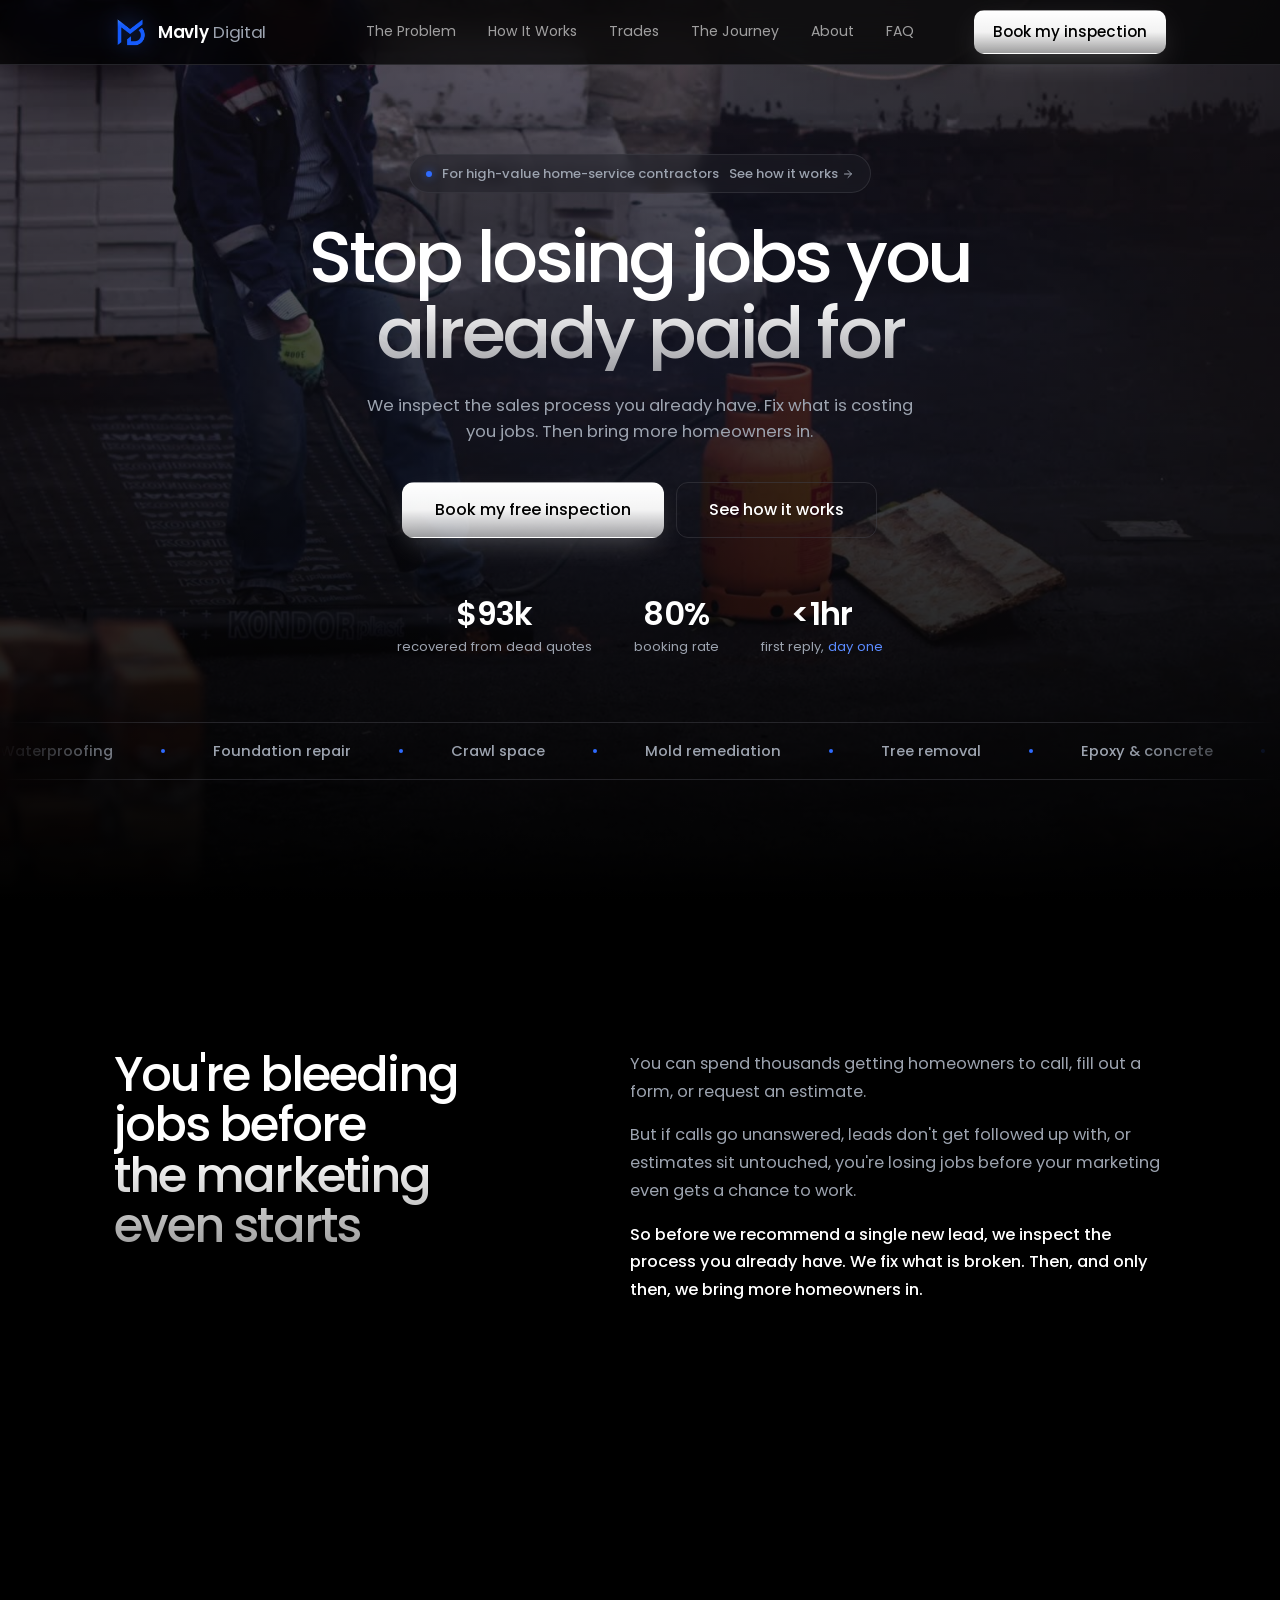
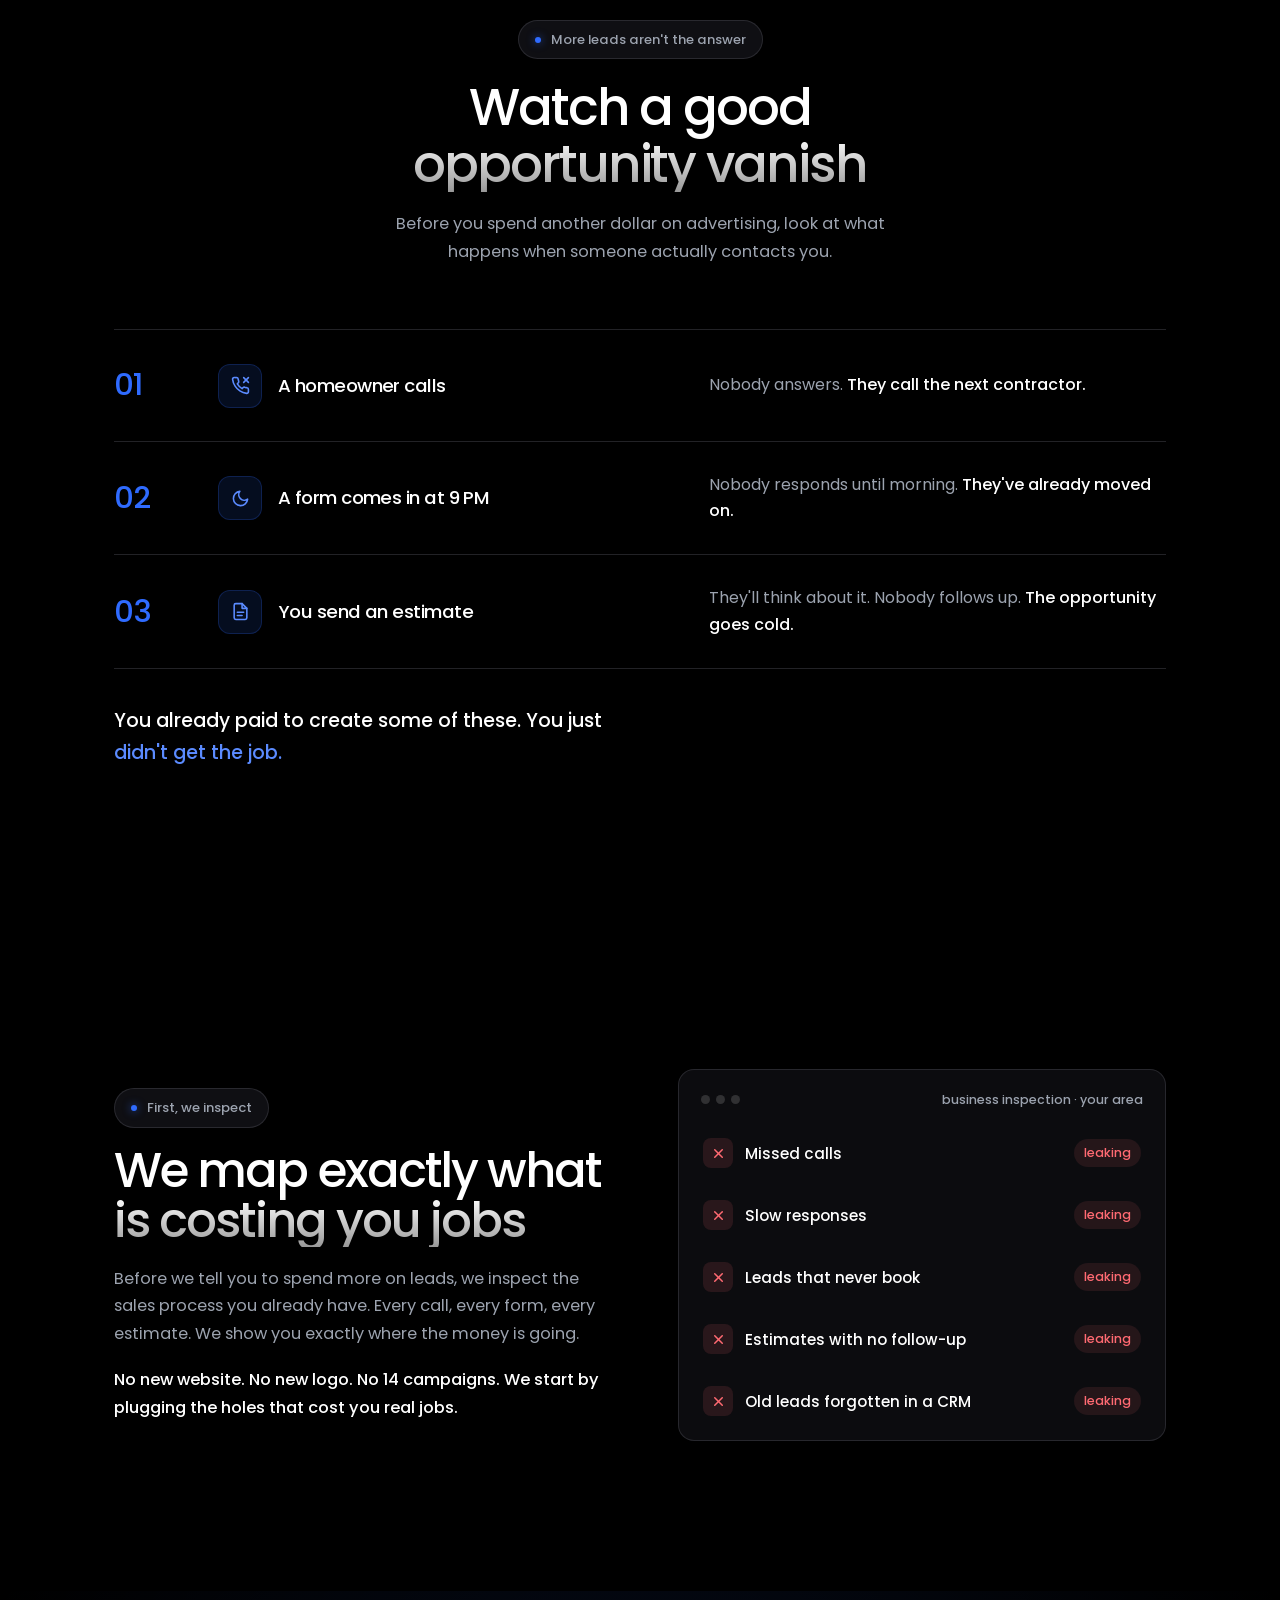
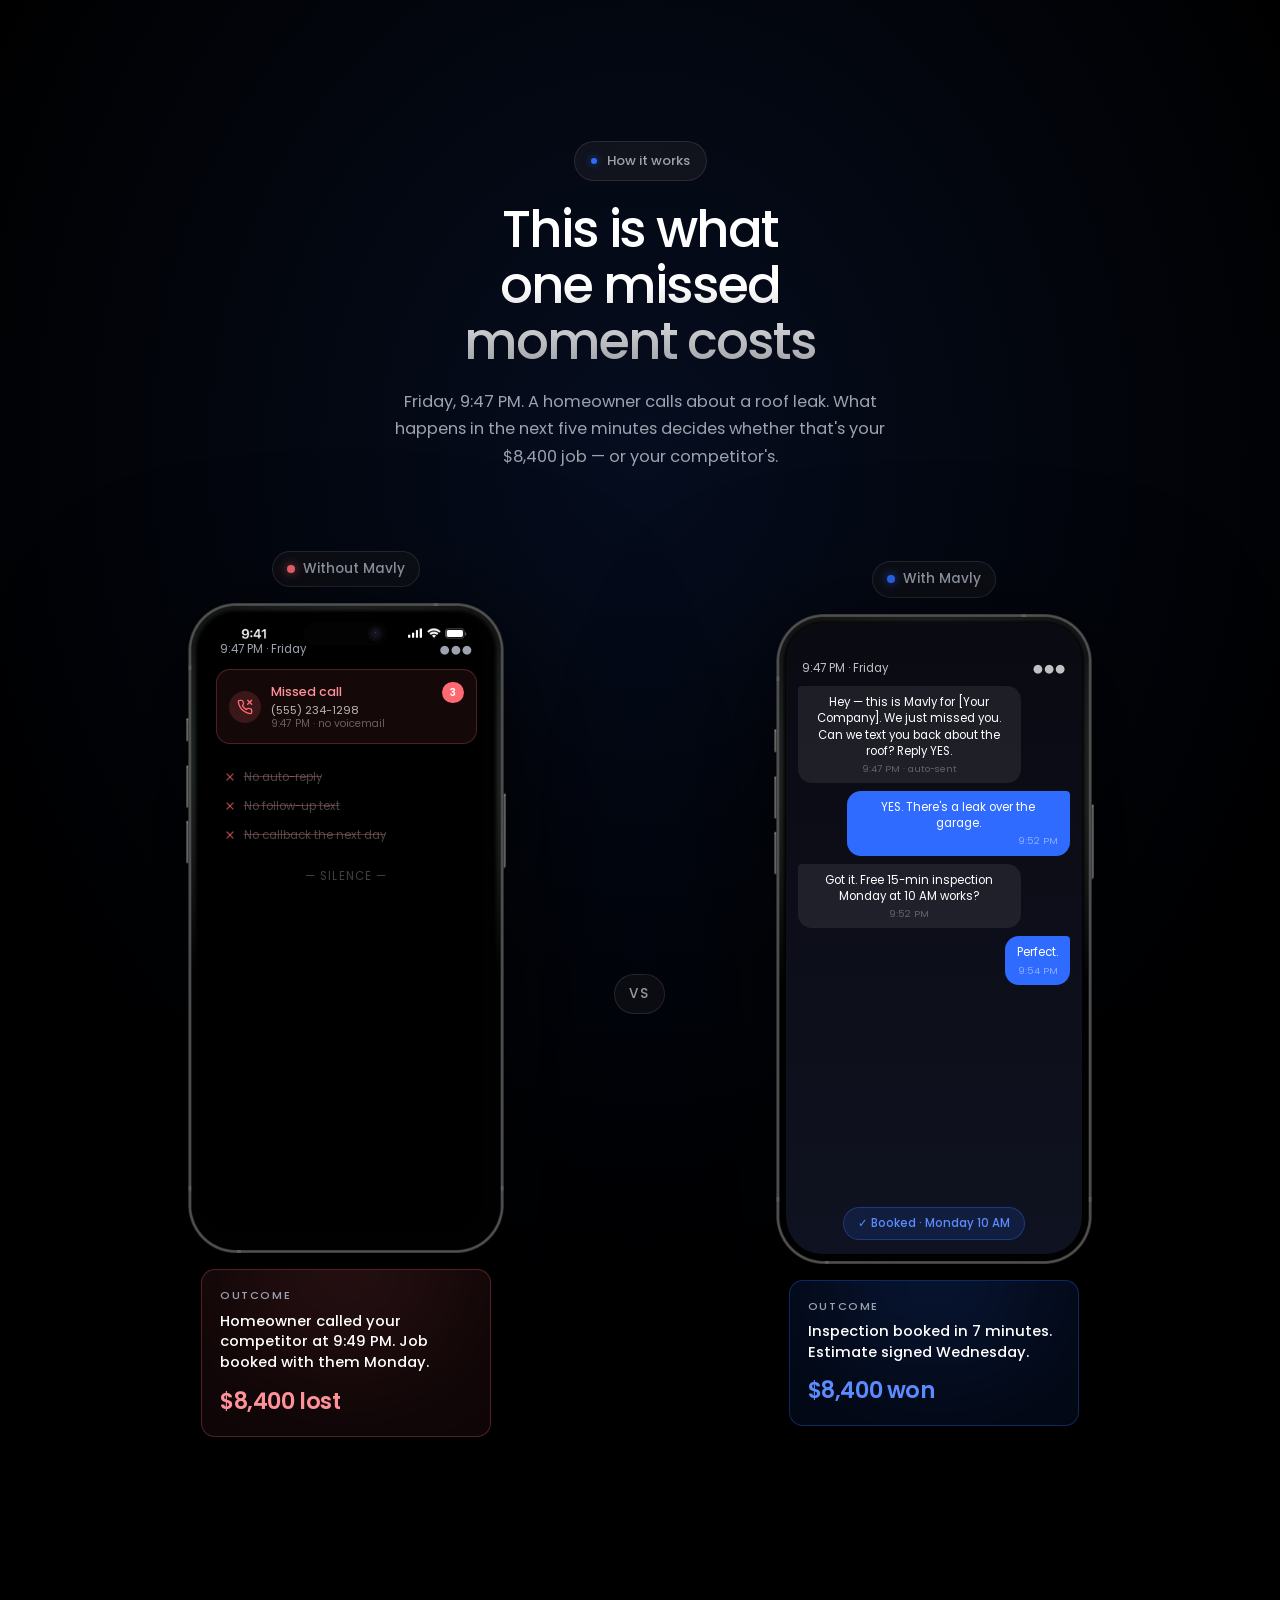
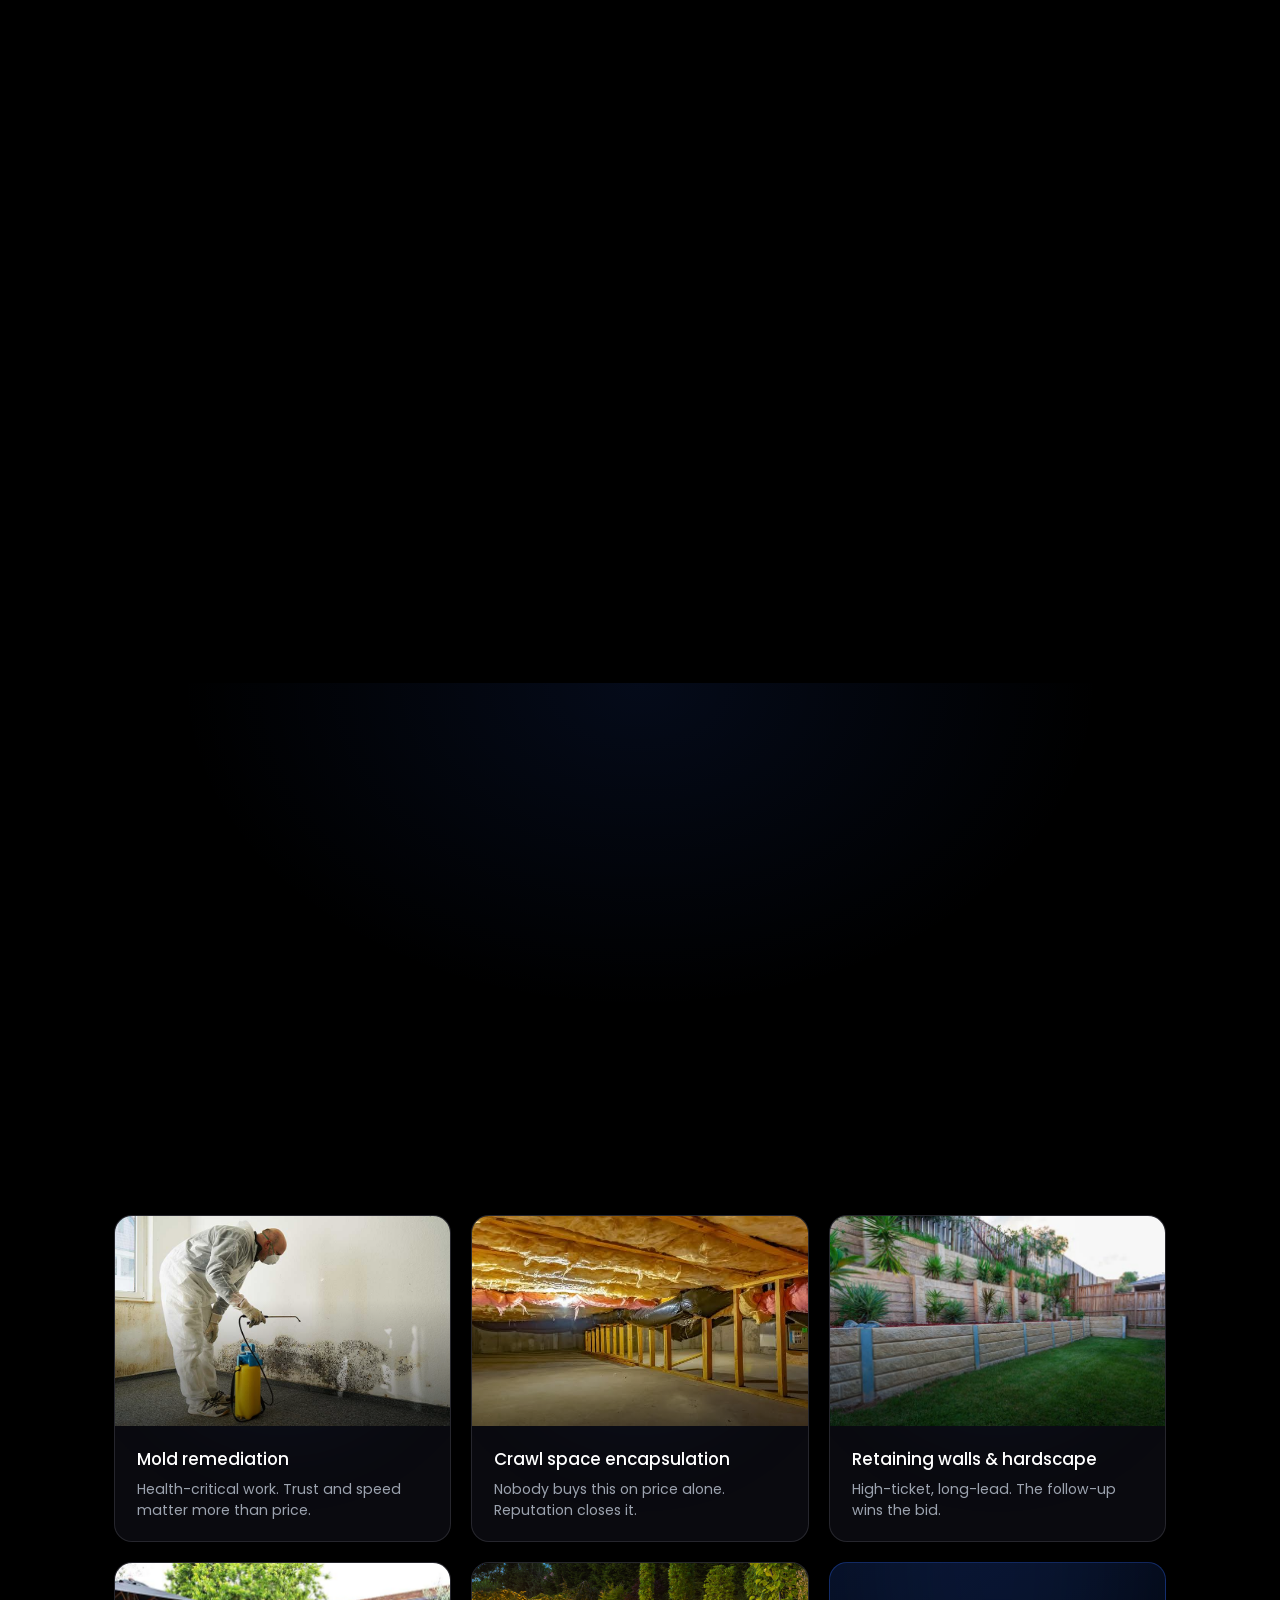
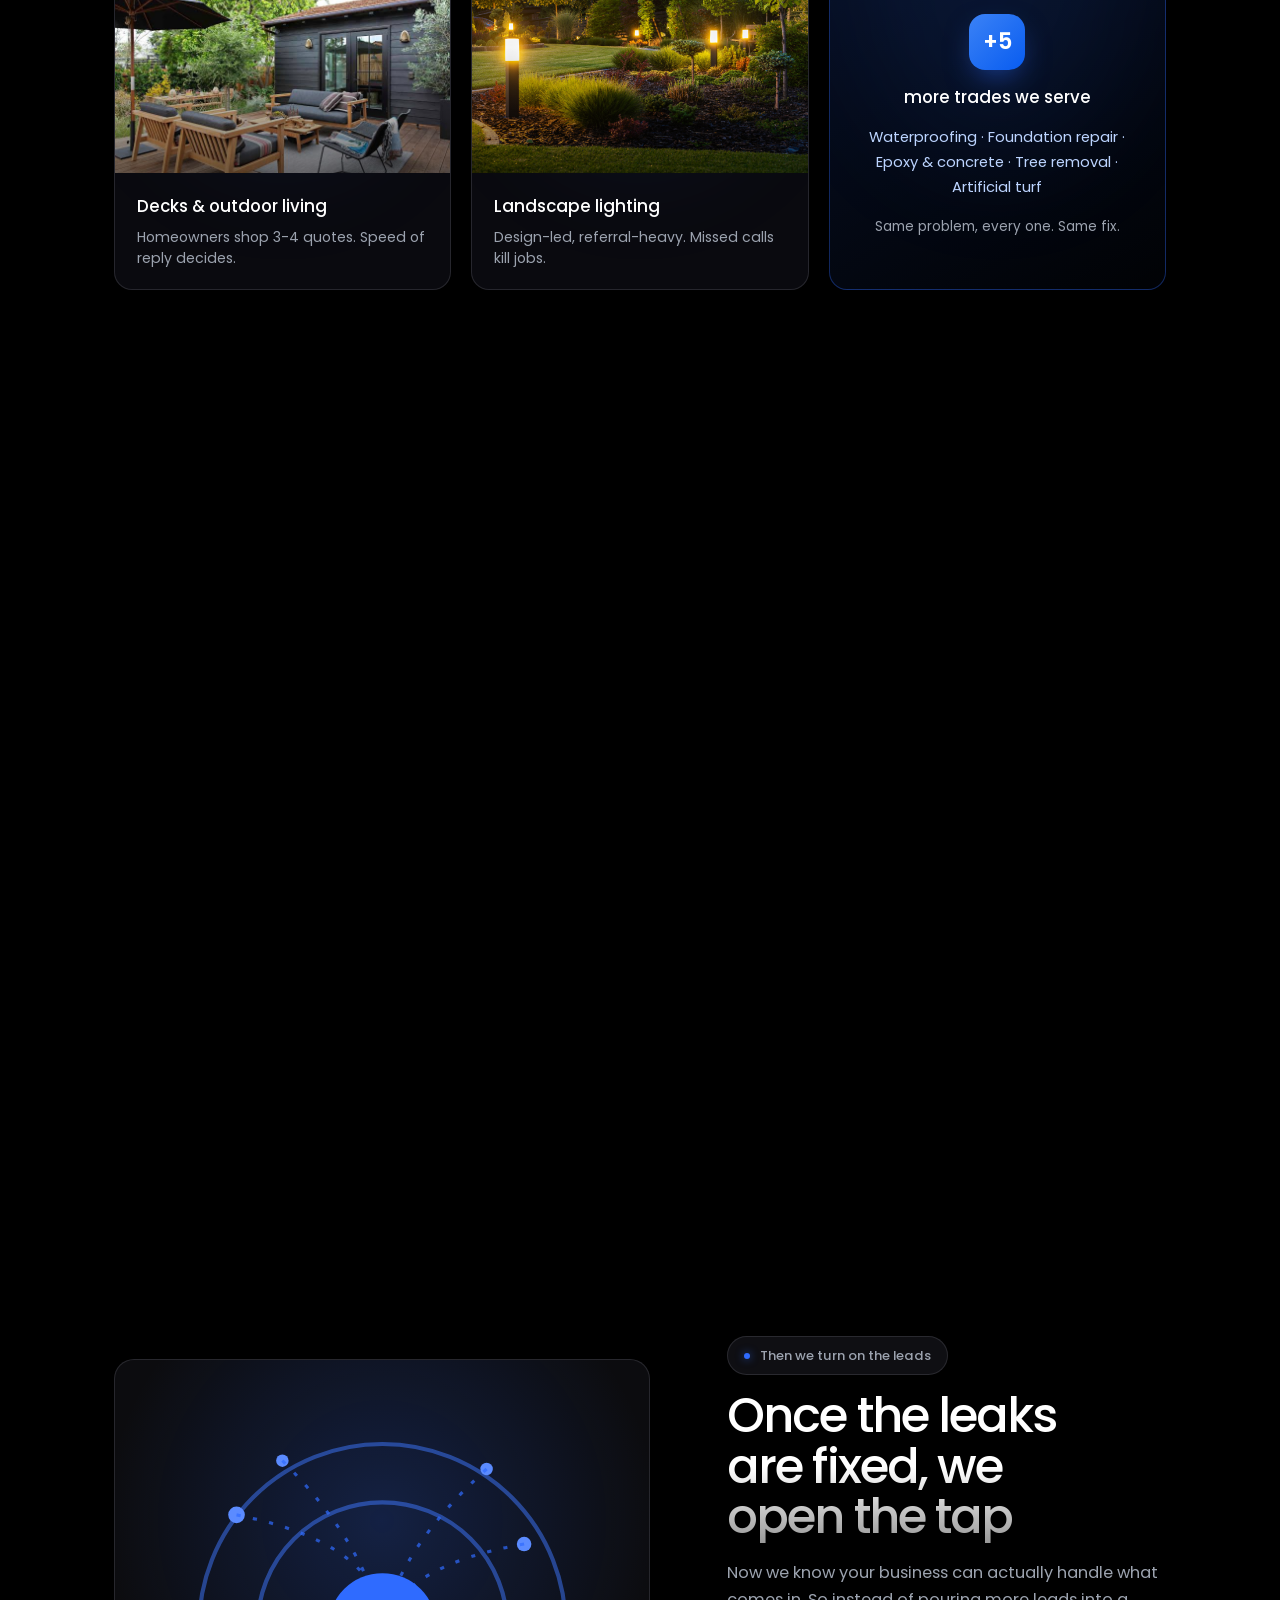
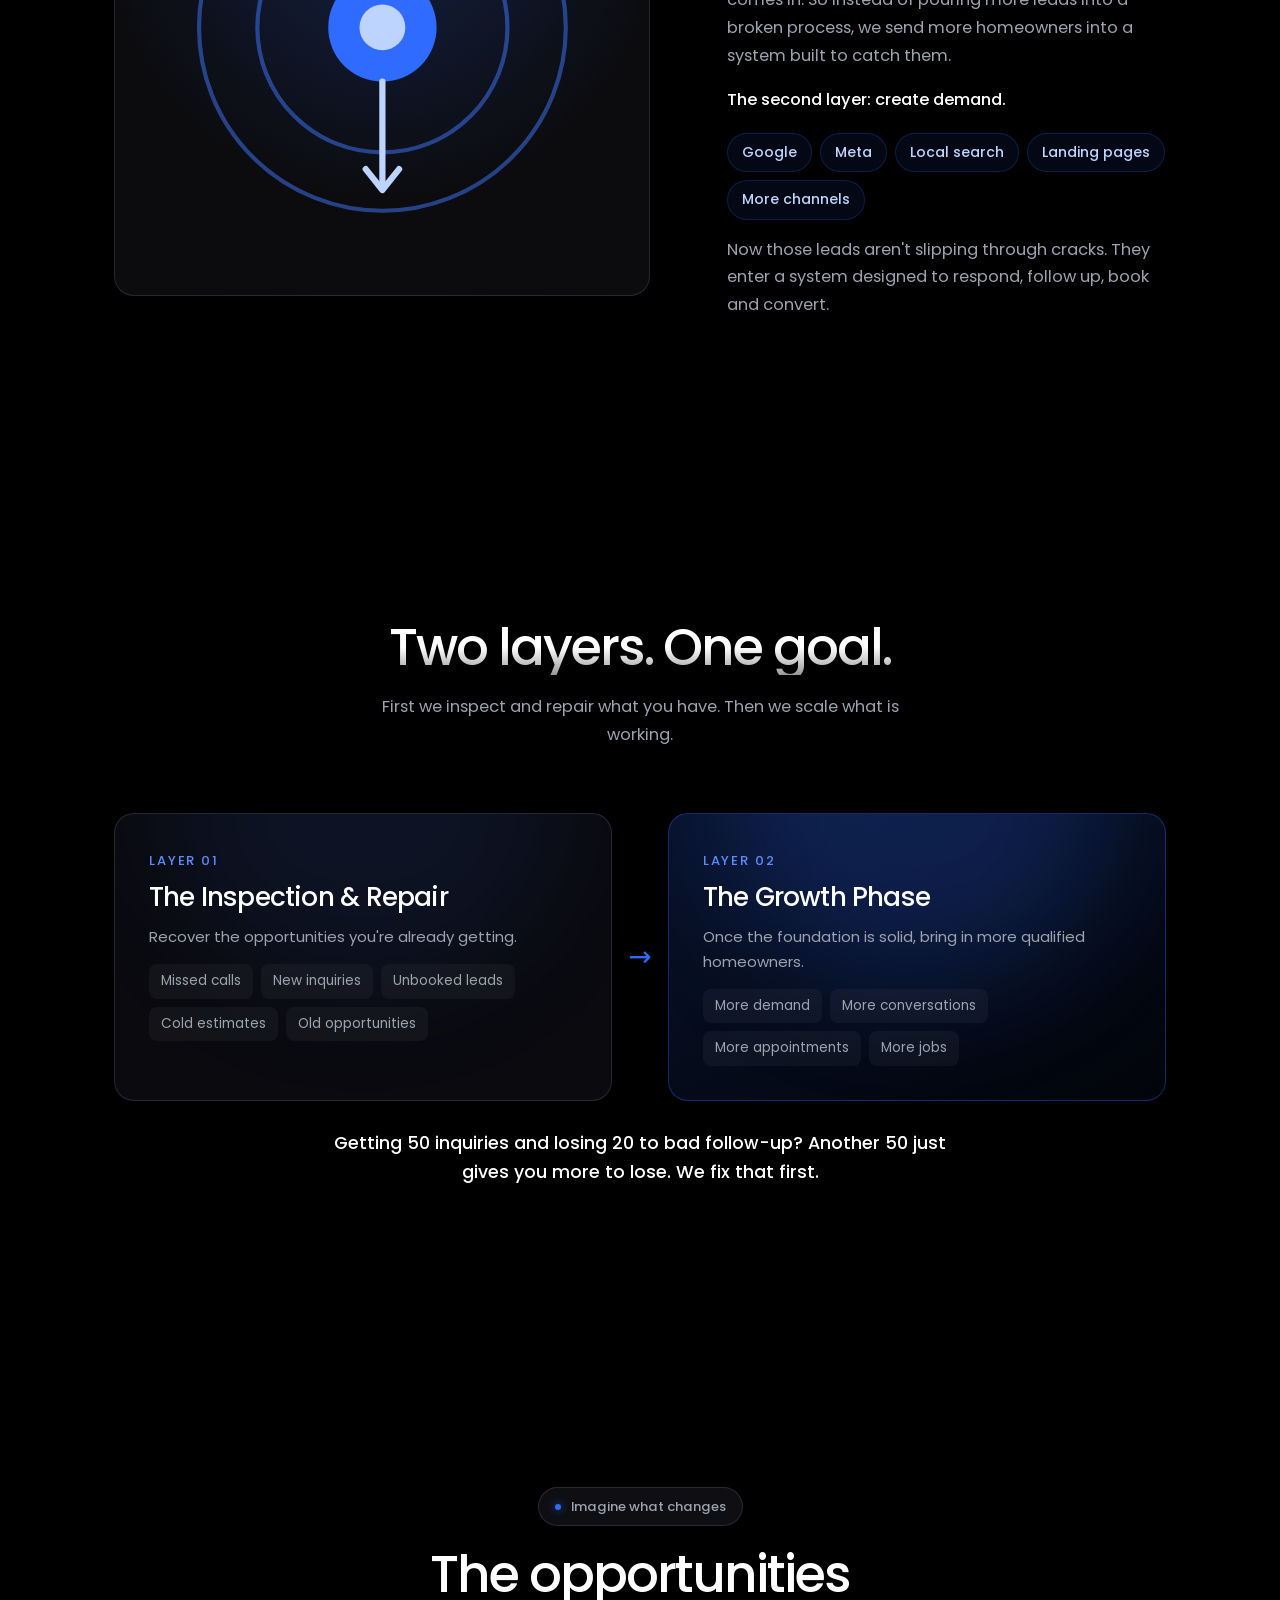
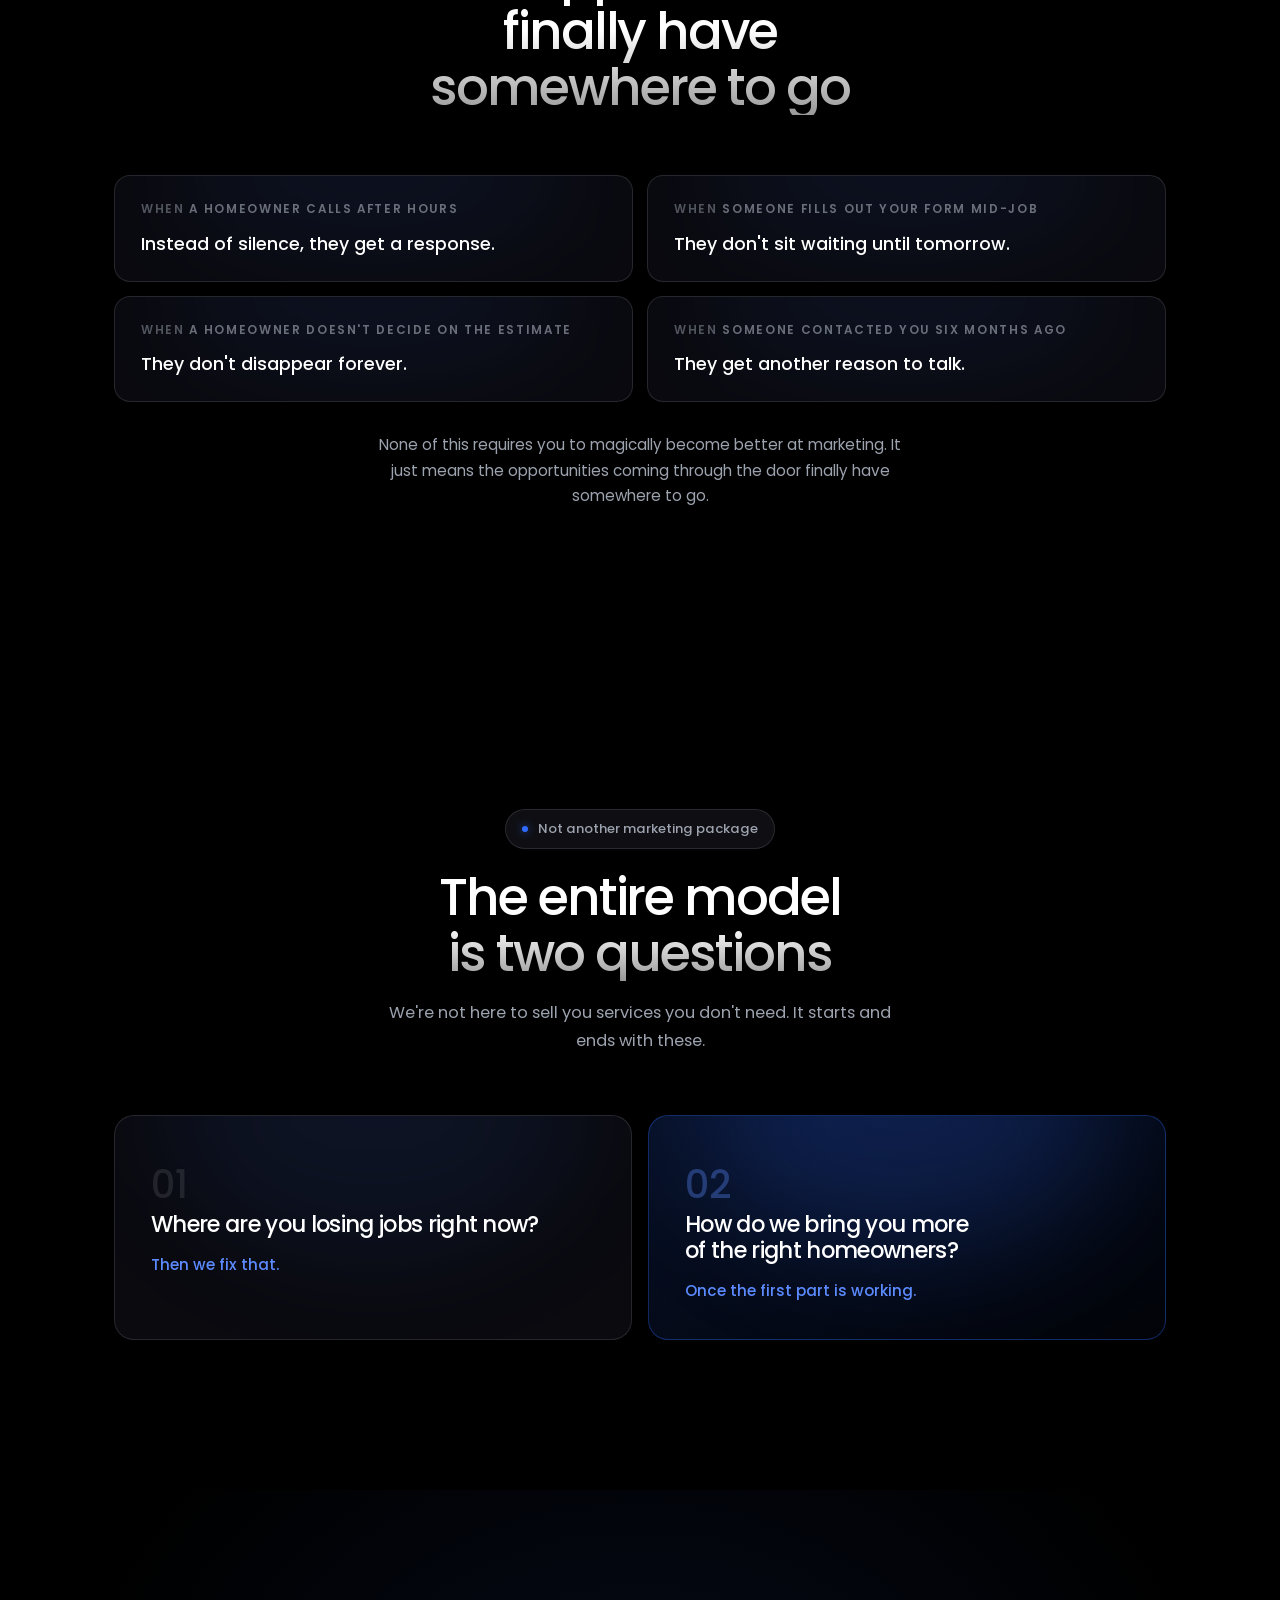
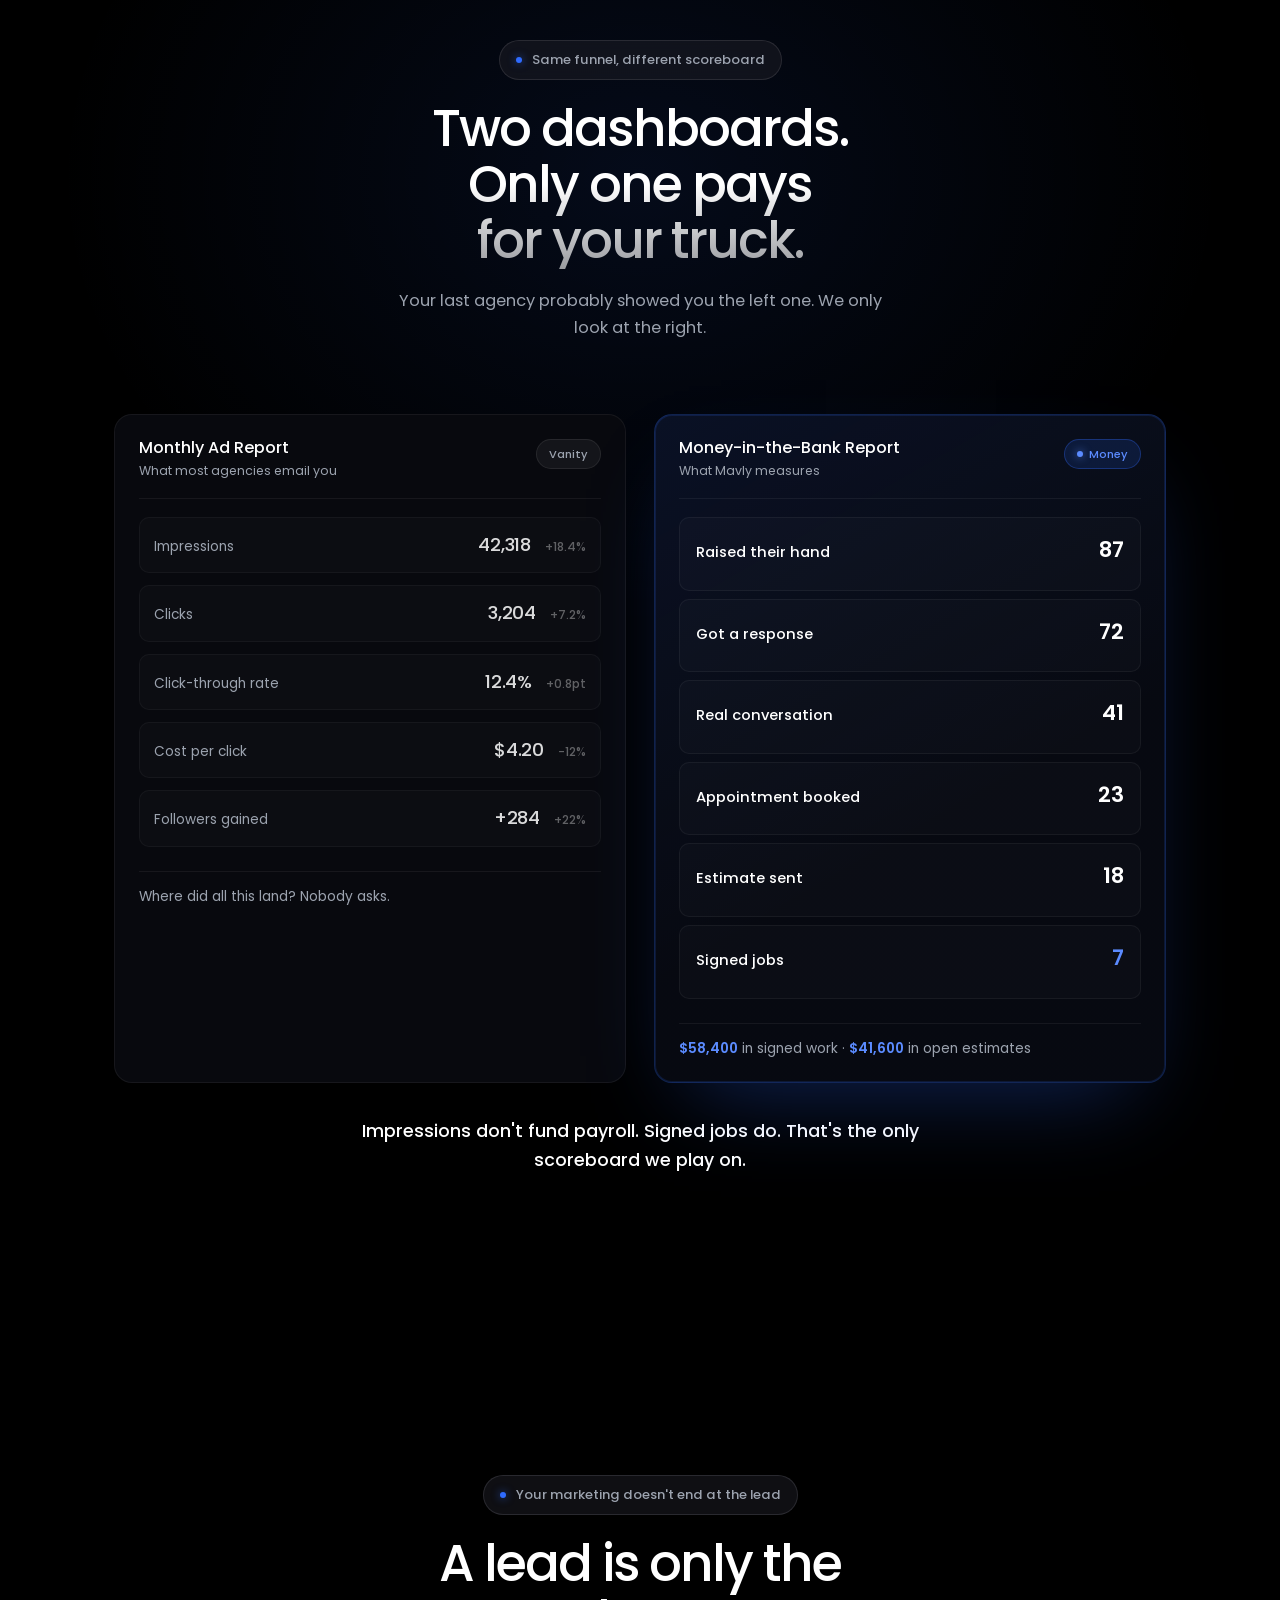
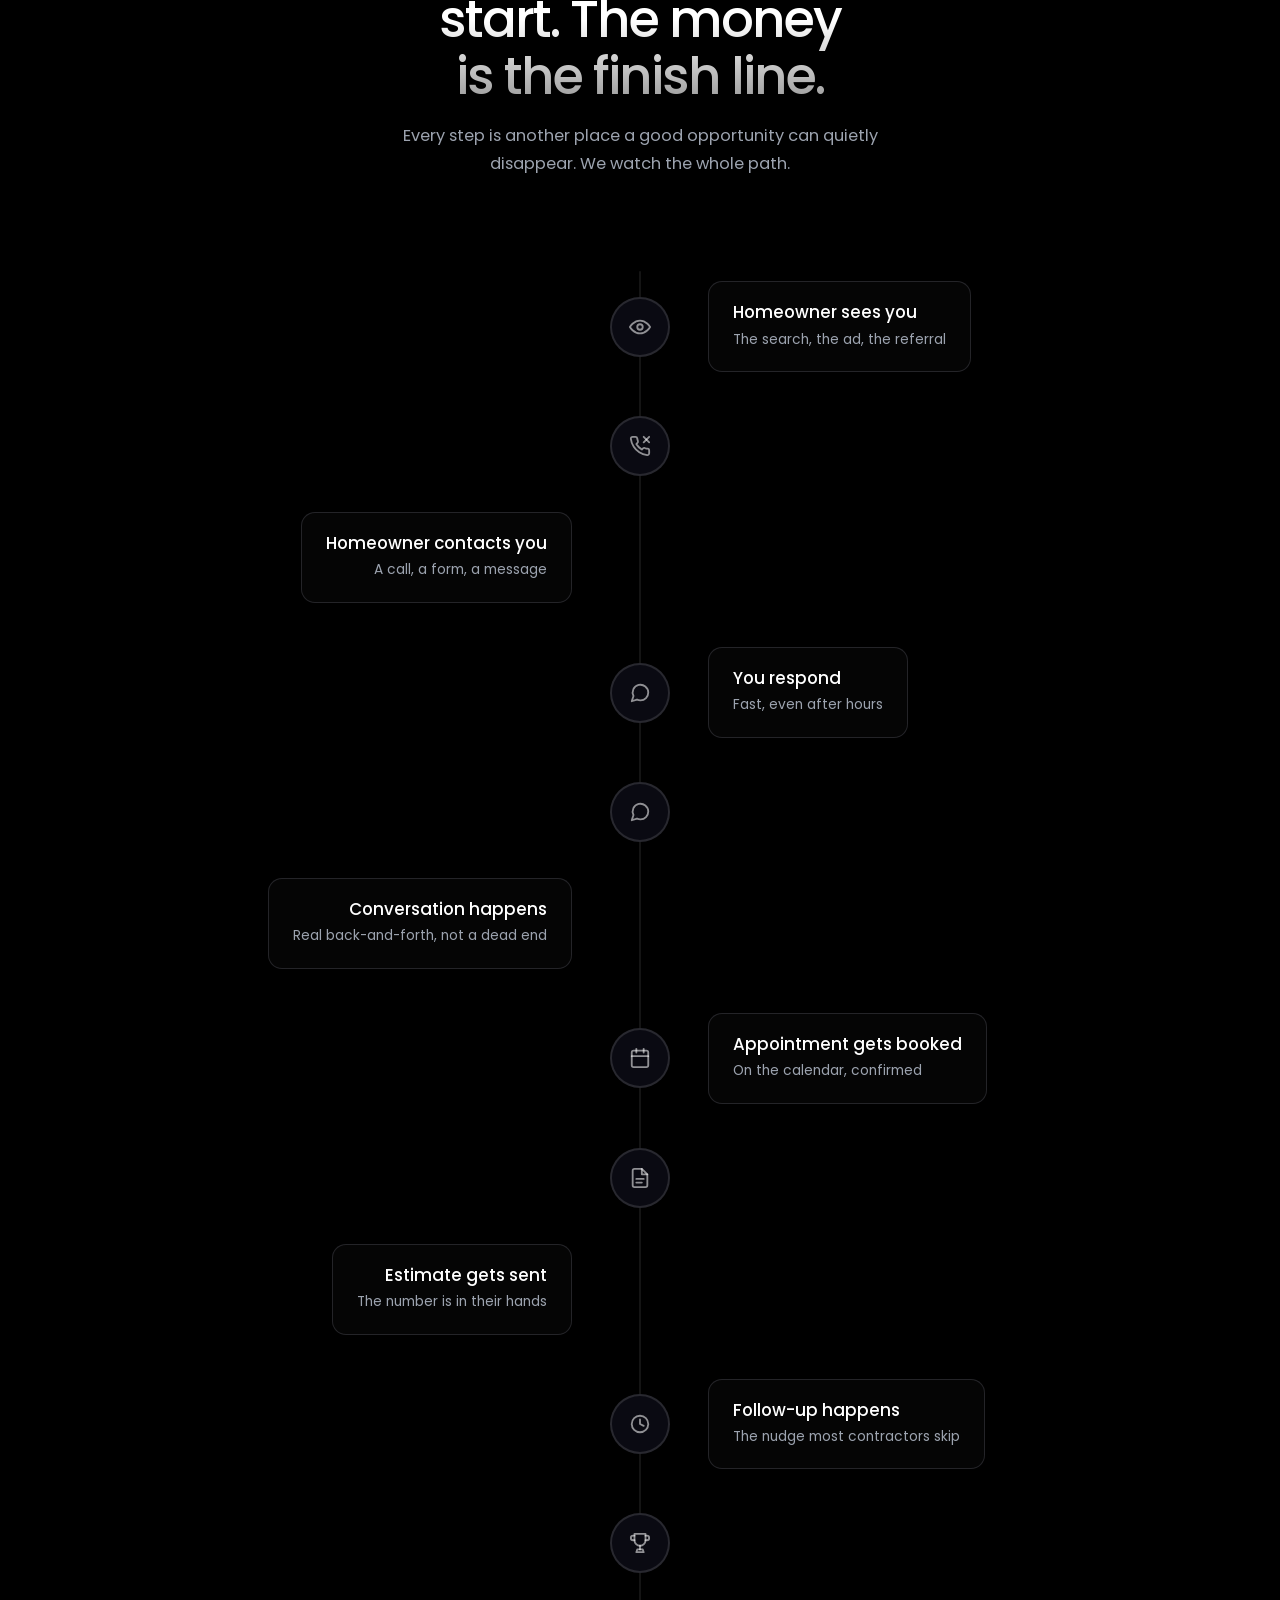
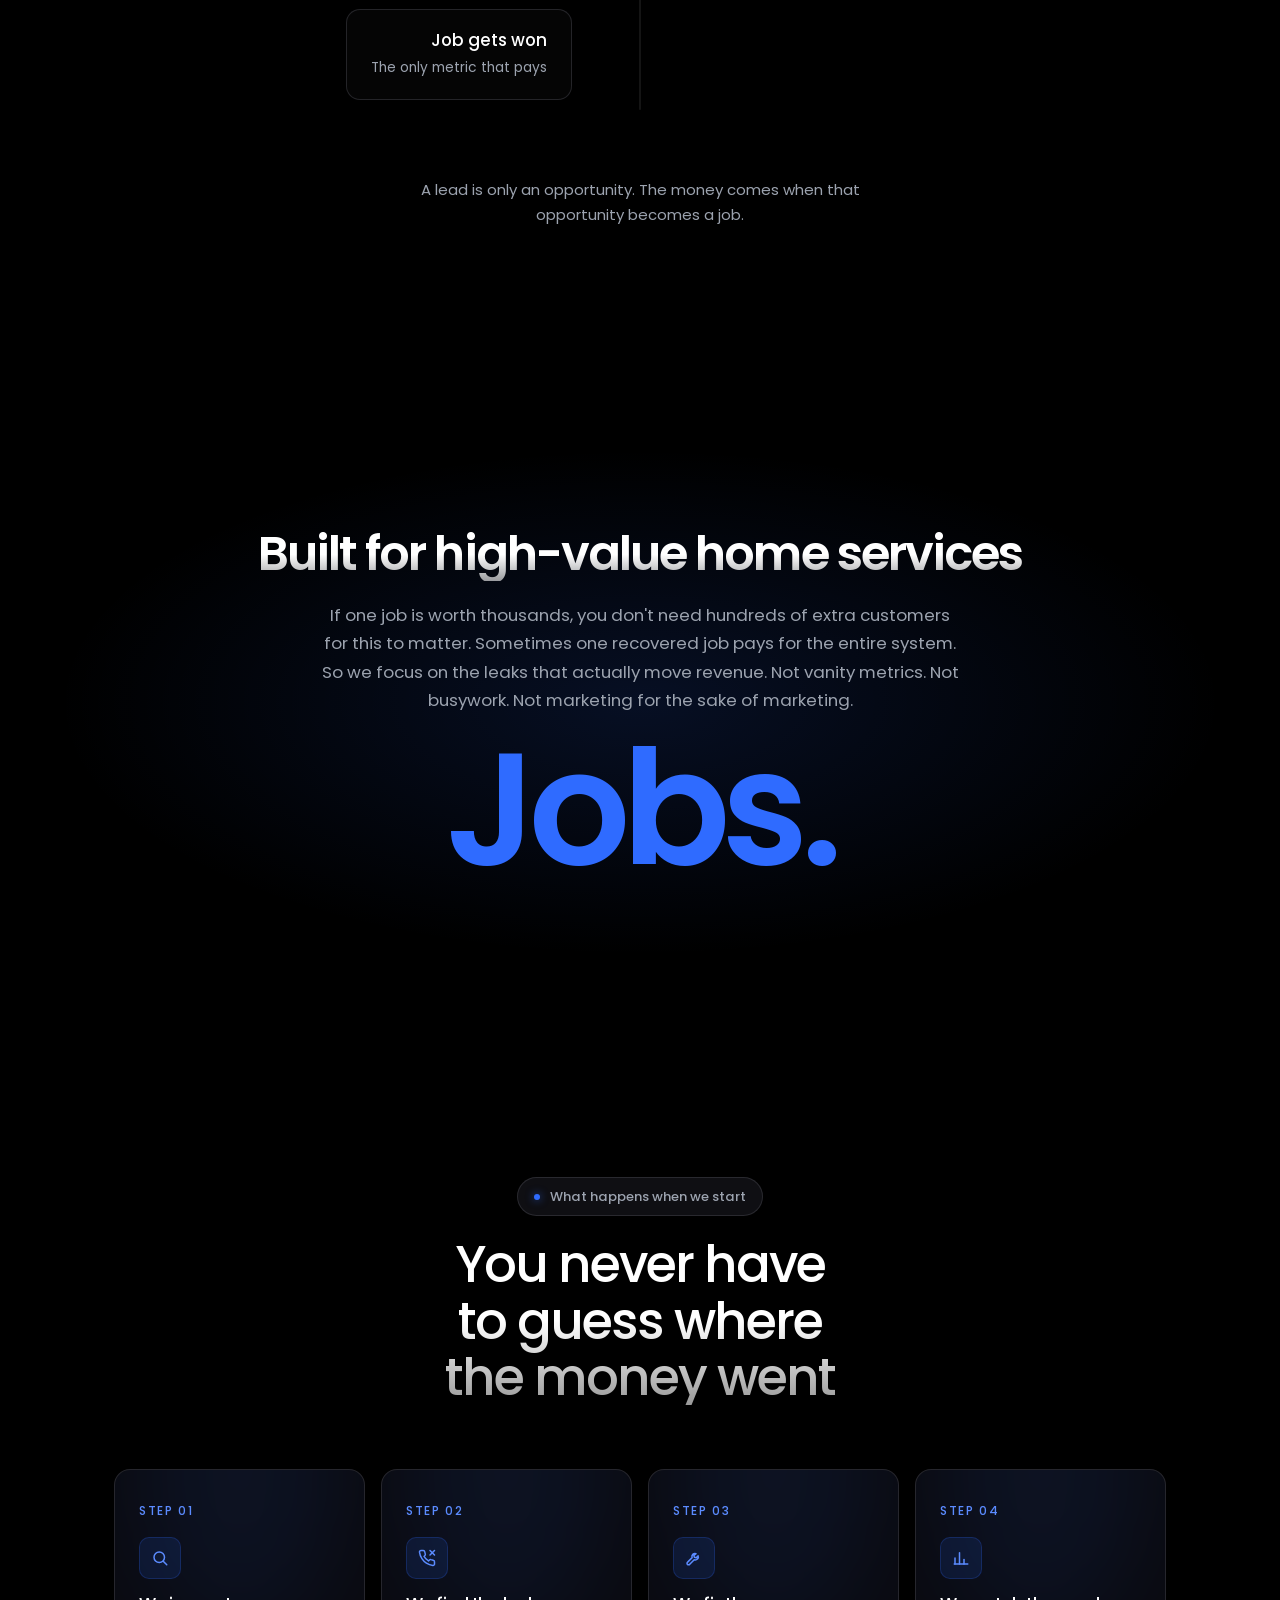
<file: index.html>
<!DOCTYPE html>
<html lang="en">
<head>
<meta charset="UTF-8">
<meta name="viewport" content="width=device-width, initial-scale=1.0">
<title>Mavly Digital — Stop Losing Jobs You Already Paid For</title>
<meta name="description" content="We inspect the sales process high-value home-service contractors already have. Fix what is costing jobs. Then bring more homeowners in. Book your free business inspection.">
<link rel="icon" href="assets/img/logo-icon.png" type="image/png">
<link rel="apple-touch-icon" href="assets/img/logo-icon.png">
<link rel="preconnect" href="https://fonts.googleapis.com">
<link rel="preconnect" href="https://fonts.gstatic.com" crossorigin>
<link href="https://fonts.googleapis.com/css2?family=Poppins:wght@400;500;600;700&display=swap" rel="stylesheet">
<style>
:root{
  --bg:#000; --panel:rgba(23,23,28,.55); --panel-hi:rgba(31,31,38,.65);
  --border:rgba(63,63,70,.55); --border-hi:rgba(96,96,110,.7);
  --ink:#fff; --ink-2:rgba(255,255,255,.72); --muted:#9ca3af;
  --blue:#2f6bff; --blue-hi:#5b8bff; --ice:#bcd4ff;
  --font:'Poppins',system-ui,-apple-system,sans-serif;
  --ease:cubic-bezier(.22,1,.36,1);
  --wrap:1180px; --pad:clamp(20px,5vw,64px);
}
*,*::before,*::after{box-sizing:border-box;margin:0;padding:0;font-family:var(--font)}
html{scroll-behavior:smooth;-webkit-text-size-adjust:100%}
body{
  background:var(--bg); color:var(--ink-2); font-weight:400;
  font-size:clamp(15px,1vw,17px); line-height:1.65; overflow-x:hidden;
  -webkit-font-smoothing:antialiased;
}
body::before{ /* subtle blue field */
  content:""; position:fixed; inset:0; z-index:-1; pointer-events:none;
  background:
    radial-gradient(70vw 60vh at 80% -10%, rgba(47,107,255,.16), transparent 55%),
    radial-gradient(50vw 50vh at 5% 15%, rgba(47,107,255,.08), transparent 60%);
}
a{color:inherit;text-decoration:none}
img,svg{display:block;max-width:100%}
::selection{background:var(--blue);color:#fff}
.wrap{max-width:var(--wrap);margin-inline:auto;padding-inline:var(--pad)}
h1,h2,h3{color:var(--ink);text-wrap:balance;line-height:1.1;font-weight:600;letter-spacing:-.03em}
.gradient-heading{
  background:linear-gradient(to bottom,#fff,#fff,rgba(255,255,255,.6));
  -webkit-background-clip:text; background-clip:text;
  -webkit-text-fill-color:transparent; color:transparent;
}
.lead{color:var(--muted);font-size:clamp(.95rem,1.15vw,1.05rem);line-height:1.7;max-width:60ch}
.center{text-align:center;margin-inline:auto}
.icon{width:1em;height:1em;display:inline-block;vertical-align:-.15em;stroke:currentColor;fill:none;stroke-width:2;stroke-linecap:round;stroke-linejoin:round}

/* pill badge (shadcn-style) */
.pill{ display:inline-flex; align-items:center; gap:10px; padding:8px 16px; border-radius:100px;
  border:1px solid var(--border); background:rgba(31,31,38,.5); backdrop-filter:blur(6px);
  color:var(--muted); font-size:.82rem; font-weight:500; }
.pill a{ display:inline-flex; align-items:center; gap:4px; color:var(--muted); transition:color .2s }
.pill a:hover{color:#fff}
.pill .dot{width:6px;height:6px;border-radius:50%;background:var(--blue);box-shadow:0 0 8px rgba(47,107,255,.7)}

/* buttons — white gradient primary like the theme */
.btn{ display:inline-flex; align-items:center; justify-content:center; gap:8px; white-space:nowrap;
  font-weight:500; font-size:.95rem; padding:12px 24px; border-radius:10px; border:1px solid transparent;
  cursor:pointer; transition:transform .25s var(--ease), background .25s var(--ease), box-shadow .25s var(--ease); }
.btn-lg{ padding:14px 32px; font-size:1rem; border-radius:12px }
.btn-primary{ background:linear-gradient(to bottom,#fff,rgba(255,255,255,.95),rgba(255,255,255,.6)); color:#000;
  box-shadow:0 10px 30px -10px rgba(255,255,255,.3); }
.btn-primary:hover{ transform:scale(1.03); box-shadow:0 14px 40px -10px rgba(255,255,255,.4) }
.btn-primary:active{ transform:scale(.97) }
.btn-ghost{ background:transparent; border-color:var(--border); color:#fff }
.btn-ghost:hover{ background:rgba(255,255,255,.06) }
.btn-blue{ background:var(--blue); color:#fff; box-shadow:0 10px 28px -8px rgba(47,107,255,.6) }
.btn-blue:hover{ transform:scale(1.03); background:#3f78ff }

/* ============ NAV ============ */
.nav{ position:fixed; top:0; left:0; right:0; z-index:100; border-bottom:1px solid var(--border);
  background:rgba(0,0,0,.72); backdrop-filter:blur(14px); -webkit-backdrop-filter:blur(14px); }
.nav .wrap{ display:flex; align-items:center; justify-content:space-between; height:64px; position:relative }
.brand{ display:inline-flex; align-items:center; gap:10px; z-index:2; text-decoration:none; color:#fff }
.brand-logo{ width:34px; height:34px; display:block; object-fit:contain; filter:drop-shadow(0 0 10px rgba(47,107,255,.4)) }
.brand-word{ font-weight:600; font-size:1.05rem; letter-spacing:-.02em; line-height:1; color:#fff }
.brand-word-sub{ font-weight:400; color:var(--muted); margin-left:5px }
.footer .brand-logo{ width:30px; height:30px }
.footer .brand-word{ font-size:1rem }
.nav-links{ display:none; gap:32px; position:absolute; left:50%; top:50%; transform:translate(-50%,-50%) }
.nav-links a{ color:rgba(255,255,255,.6); font-size:.88rem; transition:color .2s }
.nav-links a:hover{ color:#fff }
.nav-cta{ display:none; gap:10px }
.nav-burger{ background:none;border:1px solid var(--border);color:#fff;width:40px;height:40px;border-radius:10px;display:grid;place-items:center;cursor:pointer }
@media(min-width:940px){ .nav-links,.nav-cta{display:flex} .nav-burger{display:none} }

.mnav{ position:fixed; inset:0; z-index:101; background:rgba(0,0,0,.96); backdrop-filter:blur(10px);
  display:flex; flex-direction:column; gap:12px; padding:90px var(--pad) 40px; transform:translateY(-100%); transition:transform .4s var(--ease); }
.mnav.open{transform:translateY(0)}
.mnav a{ font-size:1.25rem; color:#fff; padding-block:10px; font-weight:500 }
.mnav .btn{ margin-top:12px }
.mnav-close{ position:absolute; top:14px; right:var(--pad); background:none;border:1px solid var(--border);color:#fff;width:40px;height:40px;border-radius:10px;font-size:1.2rem;cursor:pointer }

/* ============ HERO ============ */
.hero{ padding-top:clamp(110px,16vh,160px); padding-bottom:clamp(60px,9vw,110px); text-align:center; position:relative; overflow:hidden }
.hero.has-video{ min-height:100vh; display:flex; flex-direction:column; justify-content:center }
.hero-video{ position:absolute; inset:0; z-index:-1; overflow:hidden }
.hero-video video{ width:100%; height:100%; object-fit:cover; display:block }
.hero-video-scrim{ position:absolute; inset:0; background:
  linear-gradient(180deg, rgba(0,0,0,.55) 0%, rgba(0,0,0,.75) 55%, #000 100%),
  radial-gradient(ellipse 70% 60% at 50% 40%, rgba(47,107,255,.22), transparent 65%);
  z-index:1; pointer-events:none }
.hero.has-video > .wrap{ position:relative; z-index:2 }
.hero .pill{margin-inline:auto}
.hero h1{ margin-top:26px; font-size:clamp(2.5rem,6.5vw,4.5rem); font-weight:500; letter-spacing:-.045em; max-width:18ch; margin-inline:auto; line-height:1.05 }
.hero .sub{ margin-top:22px; color:var(--muted); font-size:clamp(.95rem,1.3vw,1.1rem); max-width:52ch; margin-inline:auto; line-height:1.6 }
.hero-cta{ display:flex; gap:12px; justify-content:center; flex-wrap:wrap; margin-top:36px }
.hero-metrics{ display:flex; flex-wrap:wrap; justify-content:center; gap:14px 42px; margin-top:60px }
.hero-metrics div{ text-align:center }
.hero-metrics b{ display:block; font-size:clamp(1.6rem,2.6vw,2rem); color:#fff; font-weight:600; letter-spacing:-.02em; line-height:1 }
.hero-metrics span{ color:var(--muted); font-size:.82rem; margin-top:6px; display:block }
.hero-metrics em{ color:var(--blue-hi); font-style:normal }

/* trades marquee */
.marquee{ margin-top:64px; border-block:1px solid var(--border); padding-block:16px;
  -webkit-mask-image:linear-gradient(90deg,transparent,#000 12%,#000 88%,transparent);
  mask-image:linear-gradient(90deg,transparent,#000 12%,#000 88%,transparent); }
.marquee-track{ display:flex; gap:48px; width:max-content; animation:scroll 34s linear infinite }
.marquee-track span{ color:var(--muted); font-weight:500; font-size:.92rem; white-space:nowrap; display:inline-flex; align-items:center; gap:48px }
.marquee-track span::after{content:"";width:4px;height:4px;border-radius:50%;background:var(--blue)}
@keyframes scroll{to{transform:translateX(-50%)}}

/* section base */
.section{ padding-block:clamp(80px,12vw,150px); position:relative }
.sec-head{ max-width:60ch; margin-inline:auto; text-align:center }
.sec-head .pill{margin-bottom:20px}
.sec-head h2{ font-size:clamp(2rem,4.6vw,3.2rem); font-weight:500; letter-spacing:-.04em }
.sec-head p{ margin-top:18px; color:var(--muted); max-width:52ch; margin-inline:auto; font-size:1.02rem; line-height:1.7 }

/* ============ INTRO 2-col ============ */
.intro-grid{ display:grid; gap:36px; align-items:start }
@media(min-width:860px){ .intro-grid{ grid-template-columns:.9fr 1.1fr; gap:clamp(40px,6vw,90px) } }
.intro-grid h2{ font-size:clamp(1.9rem,4vw,3rem); font-weight:500; letter-spacing:-.04em; line-height:1.05 }
.intro-body p{ margin-bottom:16px; color:var(--muted); font-size:1.02rem; line-height:1.7 }
.intro-body p.hi{ color:#fff; font-weight:500 }

/* ============ FAILURE MOMENTS (editorial rows) ============ */
.moments{ margin-top:clamp(40px,6vw,64px) }
.moment{ display:grid; grid-template-columns:auto 1fr; gap:22px; align-items:center; padding-block:30px; border-top:1px solid var(--border) }
.moment:last-child{border-bottom:1px solid var(--border)}
@media(min-width:760px){ .moment{ grid-template-columns:70px 1fr 1fr; gap:34px } }
.moment-n{ font-size:1.9rem; color:var(--blue); font-weight:500; letter-spacing:-.03em }
.moment-when{ display:flex; align-items:center; gap:16px }
.moment-when .mi{ width:44px;height:44px;border-radius:12px;background:rgba(47,107,255,.12);border:1px solid rgba(47,107,255,.22);display:grid;place-items:center;color:var(--blue-hi);flex:none;font-size:19px }
.moment-when h3{ font-size:1.15rem; color:#fff; font-weight:500; line-height:1.15 }
.moment-then{ color:var(--muted); font-size:1rem }
.moment-then strong{color:#fff;font-weight:500}
.moments-foot{ margin-top:36px; color:#fff; font-weight:500; max-width:44ch; font-size:1.2rem }
.moments-foot em{color:var(--blue-hi);font-style:normal}

/* ============ FIND (leak scanner) ============ */
.find{ display:grid; gap:44px; align-items:center }
@media(min-width:900px){ .find{ grid-template-columns:1fr 1fr; gap:clamp(44px,6vw,90px) } }
.find h2{ font-size:clamp(2rem,4.4vw,3rem); font-weight:500; letter-spacing:-.04em; margin-top:18px; line-height:1.05 }
.find p{ margin-top:18px; color:var(--muted); font-size:1.02rem; line-height:1.7 }
.find p.hi{color:#fff;font-weight:500}
.leak-scan{ background:var(--panel); border:1px solid var(--border); border-radius:16px; padding:10px; backdrop-filter:blur(10px); box-shadow:0 30px 70px -30px rgba(0,0,0,.8) }
.leak-scan .top{ display:flex; align-items:center; gap:6px; padding:10px 12px 14px }
.leak-scan .top i{ width:9px;height:9px;border-radius:50%;background:rgba(255,255,255,.15) }
.leak-scan .top span{ margin-left:auto;color:var(--muted);font-size:.78rem;font-weight:500 }
.leak-row{ display:flex; align-items:center; gap:12px; padding:14px; border-radius:10px }
.leak-row + .leak-row{ margin-top:4px }
.leak-row .lx{ width:30px;height:30px;border-radius:8px;background:rgba(255,106,114,.12);color:#ff6a72;display:grid;place-items:center;flex:none;font-size:15px }
.leak-row .lt{ color:#fff; font-weight:500; font-size:.95rem }
.leak-row .lv{ margin-left:auto; color:#ff6a72; font-weight:500; font-size:.78rem; background:rgba(255,106,114,.1); padding:4px 10px; border-radius:100px }

/* ============ CAPTURE ============ */
.cap-grid{ margin-top:clamp(44px,6vw,72px); display:grid; gap:0; border:1px solid var(--border); border-radius:16px; overflow:hidden; background:var(--panel); backdrop-filter:blur(10px) }
@media(min-width:680px){ .cap-grid{ grid-template-columns:1fr 1fr } }
@media(min-width:1000px){ .cap-grid{ grid-template-columns:1fr 1fr 1fr } }
.cap{ padding:32px; border-top:1px solid var(--border); border-left:1px solid var(--border); transition:background .25s }
.cap:hover{ background:var(--panel-hi) }
.cap .ci{ width:42px;height:42px;border-radius:10px;background:rgba(47,107,255,.15);border:1px solid rgba(47,107,255,.28);display:grid;place-items:center;color:var(--blue-hi);font-size:18px }
.cap h3{ font-size:1.08rem; color:#fff; margin-top:18px; font-weight:500 }
.cap p{ margin-top:8px; color:var(--muted); font-size:.95rem; line-height:1.6 }
.cap-foot{ margin-top:32px; text-align:center; color:#fff; font-weight:500; font-size:1.15rem }

/* ============ TEAM band ============ */
.team-row{ display:flex; flex-wrap:wrap; justify-content:center; gap:12px; margin-top:32px }
.team-row li{ list-style:none; display:flex; align-items:center; gap:10px; background:var(--panel); border:1px solid var(--border);
  padding:12px 20px; border-radius:100px; color:#fff; font-weight:500; font-size:.98rem }
.team-row .icon{ color:var(--blue-hi); font-size:1.05rem }

/* ============ SPLIT (turn on leads) ============ */
.split{ display:grid; gap:44px; align-items:center }
@media(min-width:900px){ .split{ grid-template-columns:1.1fr .9fr; gap:clamp(44px,6vw,90px) } .split.rev>*:first-child{order:2} }
.split h2{ font-size:clamp(2rem,4.4vw,3rem); font-weight:500; letter-spacing:-.04em; margin-top:16px; line-height:1.05 }
.split p{ margin-top:16px; color:var(--muted); font-size:1.02rem; line-height:1.7 }
.split p.hi{color:#fff;font-weight:500}
.chips{ display:flex; flex-wrap:wrap; gap:8px; margin-top:20px }
.chips li{ list-style:none; background:rgba(47,107,255,.08); border:1px solid rgba(47,107,255,.22); color:var(--ice); padding:7px 14px; border-radius:100px; font-weight:500; font-size:.88rem }
.demand-art{ aspect-ratio:1; border:1px solid var(--border); border-radius:20px;
  background:radial-gradient(circle at 50% 30%, rgba(47,107,255,.22), transparent 60%), var(--panel); position:relative; overflow:hidden; display:grid; place-items:center }
.demand-art svg{width:78%;height:78%}

/* ============ TWO LAYERS ============ */
.diptych{ margin-top:clamp(44px,6vw,64px); display:grid; gap:16px; align-items:stretch }
@media(min-width:820px){ .diptych{ grid-template-columns:1fr auto 1fr } }
.layer{ border:1px solid var(--border); border-radius:20px; padding:34px; background:var(--panel); backdrop-filter:blur(10px) }
.layer.two{ background:linear-gradient(150deg,rgba(47,107,255,.16),rgba(47,107,255,.04)); border-color:rgba(47,107,255,.35) }
.layer .lnum{ font-size:.82rem; color:var(--blue-hi); letter-spacing:.14em; text-transform:uppercase; font-weight:500 }
.layer h3{ font-size:1.65rem; margin-top:10px; font-weight:500; letter-spacing:-.03em; line-height:1.1 }
.layer p{ margin-top:14px; color:var(--muted); line-height:1.65 }
.layer ul{ margin-top:14px; display:flex; flex-wrap:wrap; gap:8px }
.layer li{ list-style:none; font-size:.85rem; color:var(--muted); background:rgba(255,255,255,.04); padding:6px 12px; border-radius:8px }
.dip-arrow{ display:grid; place-items:center; color:var(--blue); font-size:1.75rem }
@media(max-width:819px){ .dip-arrow{transform:rotate(90deg)} }
.diptych-foot{ text-align:center; margin-top:28px; color:#fff; font-weight:500; font-size:1.1rem; max-width:56ch; margin-inline:auto }

/* ============ IMAGINE ============ */
.imagine{ margin-top:clamp(44px,6vw,60px); display:grid; gap:14px }
@media(min-width:760px){ .imagine{ grid-template-columns:1fr 1fr } }
.im{ border:1px solid var(--border); border-radius:16px; padding:26px 28px; background:var(--panel); backdrop-filter:blur(10px) }
.im{ padding:24px 26px 24px; display:flex; flex-direction:column }
.im .was{ display:block; color:var(--muted); font-size:.74rem; font-weight:600; text-transform:uppercase; letter-spacing:.14em; opacity:.65; margin-bottom:12px }
.im .was::before{ content:"When "; opacity:.75 }
.im .now{ display:block; color:#fff; font-weight:500; font-size:1.1rem; line-height:1.4 }
.im .now .icon{ display:none }

/* ============ TWO QUESTIONS ============ */
.qs{ margin-top:clamp(40px,6vw,60px); display:grid; gap:16px }
@media(min-width:760px){ .qs{ grid-template-columns:1fr 1fr } }
.q{ border:1px solid var(--border); border-radius:20px; padding:36px; background:var(--panel); backdrop-filter:blur(10px); position:relative }
.q.two{ background:linear-gradient(150deg,rgba(47,107,255,.15),rgba(47,107,255,.03)); border-color:rgba(47,107,255,.35) }
.q .qn{ font-size:2.4rem; color:rgba(255,255,255,.1); line-height:1; font-weight:500 }
.q.two .qn{ color:rgba(91,139,255,.35) }
.q h3{ font-size:1.4rem; margin-top:8px; line-height:1.15; font-weight:500; letter-spacing:-.03em }
.q span{ display:block; margin-top:14px; color:var(--blue-hi); font-weight:500; font-size:.95rem }

/* ============ CARE (scorecard) ============ */
.care{ margin-top:clamp(44px,6vw,60px); display:grid; gap:16px; max-width:920px; margin-inline:auto }
@media(min-width:760px){ .care{ grid-template-columns:1fr 1fr } }
.care-col{ border:1px solid var(--border); border-radius:20px; padding:32px; background:var(--panel); backdrop-filter:blur(10px) }
.care-col.yes{ background:linear-gradient(150deg,rgba(47,107,255,.14),rgba(47,107,255,.03)); border-color:rgba(47,107,255,.35) }
.care-col h3{ font-size:1.1rem; margin-bottom:18px; display:flex; align-items:center; gap:10px; color:#fff; font-weight:500 }
.care-col ul{ display:grid; gap:12px }
.care-col li{ list-style:none; display:flex; align-items:center; gap:12px; font-size:1rem }
.care-col.no li{ color:var(--muted) }
.care-col.no .icon{ color:#ff6a72 }
.care-col.yes li{ color:#fff }
.care-col.yes .icon{ color:var(--blue-hi) }
.care-col .icon{flex:none}

/* ============ ROADMAP (aligned, animated) ============ */
.roadmap{ position:relative; margin-top:clamp(50px,7vw,70px); max-width:900px; margin-inline:auto; padding-block:12px }
.road-rail{ position:absolute; left:32px; top:24px; bottom:24px; width:2px; border-radius:2px; background:rgba(255,255,255,.08); z-index:0 }
@media(min-width:720px){ .road-rail{ left:50%; transform:translateX(-1px) } }
.road-fill{ position:absolute; inset:0 0 auto 0; height:0%; background:linear-gradient(180deg,var(--blue) 0%,var(--blue-hi) 100%); border-radius:2px; box-shadow:0 0 24px rgba(47,107,255,.55); transition:height .15s linear }
.fill-head{ position:absolute; bottom:-7px; left:50%; transform:translateX(-50%); width:16px; height:16px; border-radius:50%;
  background:radial-gradient(circle at 30% 30%,#e7f0ff,var(--blue-hi) 55%,var(--blue) 100%);
  box-shadow:0 0 0 4px rgba(47,107,255,.18), 0 0 22px 6px rgba(47,107,255,.6), 0 0 50px rgba(91,139,255,.35);
  opacity:0; transition:opacity .3s var(--ease) }
.road-fill.active .fill-head{ opacity:1; animation:pulse 2.2s var(--ease) infinite }
@keyframes pulse{ 0%,100%{ box-shadow:0 0 0 4px rgba(47,107,255,.18), 0 0 22px 6px rgba(47,107,255,.55), 0 0 50px rgba(91,139,255,.3) } 50%{ box-shadow:0 0 0 8px rgba(47,107,255,.10), 0 0 30px 8px rgba(47,107,255,.75), 0 0 60px rgba(91,139,255,.45) } }
.road-nodes{ list-style:none; padding:0; margin:0; position:relative; z-index:1 }
.road-node{ display:grid; grid-template-columns:64px 1fr; align-items:center; gap:20px; padding-block:22px }
@media(min-width:720px){
  .road-node{ grid-template-columns:1fr 64px 1fr; gap:36px }
  .road-node .rn-dot{ grid-column:2; justify-self:center }
  .road-node .rn-card{ grid-column:3 }
  .road-node:nth-child(even) .rn-card{ grid-column:1; text-align:right }
}
.rn-dot{ width:60px; height:60px; border-radius:50%; background:#0a0a12; border:2px solid rgba(255,255,255,.12);
  display:grid; place-items:center; color:rgba(255,255,255,.55); z-index:2;
  transition:all .45s var(--ease); place-self:center }
.rn-dot .icon{ width:22px; height:22px }
.rn-card{ padding:20px 24px; border-radius:14px; background:rgba(255,255,255,.02); border:1px solid var(--border); transition:all .4s var(--ease); width:fit-content; max-width:100%; place-self:center start }
@media(min-width:720px){ .road-node:nth-child(even) .rn-card{ place-self:center end } }
.rn-card b{ display:block; color:#fff; font-size:1.05rem; font-weight:500; line-height:1.2 }
.rn-card small{ display:block; color:var(--muted); font-size:.86rem; margin-top:6px }
.road-node.on .rn-dot{ background:var(--blue); border-color:var(--blue-hi); color:#fff; box-shadow:0 0 30px -2px rgba(47,107,255,.85), 0 0 0 6px rgba(47,107,255,.12); transform:scale(1.08) }
.road-node.on .rn-card{ border-color:rgba(47,107,255,.35); background:linear-gradient(150deg,rgba(47,107,255,.10),rgba(47,107,255,.02)) }
.road-node.win.on .rn-dot{ background:linear-gradient(140deg,#4a86ff,#1c4fd6) }
.road-node.win.on .rn-card b{ color:var(--blue-hi) }
.roadmap-foot{ text-align:center; margin-top:44px; color:var(--muted); max-width:52ch; margin-inline:auto }

/* ============ JOBS statement ============ */
.jobs{ text-align:center; background:radial-gradient(ellipse 70% 60% at 50% 50%, rgba(47,107,255,.14), transparent 65%) }
.jobs p{ max-width:58ch; margin-inline:auto; color:var(--muted); font-size:1.05rem; line-height:1.7 }
.jobs .word{ font-size:clamp(4rem,15vw,10rem); color:var(--blue); line-height:.85; margin-top:26px; font-weight:600; letter-spacing:-.05em }

/* ============ PROCESS ============ */
.steps{ margin-top:clamp(44px,6vw,64px); display:grid; gap:16px }
@media(min-width:640px){ .steps{ grid-template-columns:repeat(auto-fit,minmax(200px,1fr)) } }
.step{ border:1px solid var(--border); border-radius:16px; padding:28px 24px; background:var(--panel); backdrop-filter:blur(10px) }
.step .sn{ font-size:.75rem; color:var(--blue-hi); letter-spacing:.14em; text-transform:uppercase; font-weight:500 }
.step .si{ width:42px;height:42px;border-radius:10px;background:rgba(47,107,255,.12);border:1px solid rgba(47,107,255,.22);display:grid;place-items:center;color:var(--blue-hi);font-size:18px;margin-top:14px }
.step h3{ font-size:1.08rem; margin-top:16px; font-weight:500 }
.step p{ margin-top:8px; color:var(--muted); font-size:.94rem; line-height:1.55 }
.steps-foot{ margin-top:32px; text-align:center; color:#fff; font-weight:500; font-size:1.05rem; max-width:60ch; margin-inline:auto }

/* ============ CTA + BOOKING ============ */
.cta-sec{ background:radial-gradient(ellipse 80% 70% at 50% 0%, rgba(47,107,255,.22), transparent 60%) }
.cta-head{ text-align:center; max-width:46ch; margin-inline:auto; margin-bottom:40px }
.cta-head h2{ font-size:clamp(2.2rem,5vw,3.4rem); font-weight:500; letter-spacing:-.04em; margin-top:18px }
.cta-title{ max-width:16ch; margin-inline:auto; line-height:1.05 }
.cta-title .hl{ display:inline-block; background:var(--majorelle-blue); color:#fff; padding:0 16px 4px; border-radius:16px;
  -webkit-text-fill-color:#fff; background-clip:border-box; -webkit-background-clip:border-box }
.cta-head p{ margin-top:18px; color:var(--muted); font-size:1.02rem; line-height:1.6 }
.booking{ background:#fff; border-radius:20px; overflow:hidden; padding:8px; box-shadow:0 40px 90px -40px rgba(0,0,0,.9); max-width:900px; margin-inline:auto }
.booking iframe{width:100%;border:none;min-height:740px;display:block}
.booking-sms{ max-width:900px; margin:16px auto 0; color:var(--muted); font-size:.82rem; line-height:1.6; text-align:center }
.booking-sms a{ color:var(--ink-2); text-decoration:underline }

/* ============ FAQ ============ */
.faq{ max-width:820px; margin-inline:auto; margin-top:clamp(40px,6vw,60px); display:grid; gap:12px }
.faq details{ border:1px solid var(--border); border-radius:14px; background:var(--panel); backdrop-filter:blur(10px); padding:4px 24px; transition:border-color .2s }
.faq details[open]{ border-color:var(--border-hi) }
.faq summary{ list-style:none; cursor:pointer; display:flex; justify-content:space-between; gap:20px; align-items:center;
  padding-block:20px; font-size:1.05rem; font-weight:500; color:#fff }
.faq summary::-webkit-details-marker{display:none}
.faq summary .pm{ flex:none; width:26px;height:26px;border-radius:50%;border:1px solid var(--border);display:grid;place-items:center;color:var(--blue-hi);transition:transform .3s var(--ease),background .3s; font-size:1rem; line-height:1 }
.faq details[open] summary .pm{ transform:rotate(45deg); background:rgba(47,107,255,.15) }
.faq p{ padding:0 0 22px; color:var(--muted); font-size:.98rem; line-height:1.7 }

/* ============ FINAL ============ */
.final{ text-align:center; background:radial-gradient(ellipse 70% 70% at 50% 100%, rgba(47,107,255,.24), transparent 68%) }
.final h2{ font-size:clamp(2.4rem,6vw,4.6rem); font-weight:500; letter-spacing:-.045em; max-width:16ch; margin-inline:auto; line-height:1.05 }
.final .ink-blue{ color:var(--blue-hi) }
.final p{ margin-top:22px; color:var(--muted); font-size:1.05rem; max-width:50ch; margin-inline:auto; line-height:1.6 }
.final .btn{ margin-top:30px }
.final .note{ margin-top:22px; color:rgba(255,255,255,.4); font-size:.92rem }

/* ============ FOOTER ============ */
footer{ border-top:1px solid var(--border); padding-block:56px 32px; margin-top:32px }
.foot-top{ display:grid; gap:36px }
@media(min-width:760px){ .foot-top{ grid-template-columns:1.6fr 1fr 1fr } }
.foot-brand .brand{margin-bottom:16px}
.foot-brand p{ color:var(--muted); max-width:40ch; line-height:1.6; font-size:.94rem }
.foot-brand a.mail{ color:var(--blue-hi); font-weight:500; display:inline-block; margin-top:14px; font-size:.94rem }
.foot-col h4{ color:#fff; font-size:.78rem; text-transform:uppercase; letter-spacing:.14em; margin-bottom:14px; font-weight:500 }
.foot-col a,.foot-col p{ display:block; color:var(--muted); margin-bottom:10px; transition:color .2s; font-size:.92rem }
.foot-col a:hover{color:#fff}
.foot-bottom{ margin-top:42px; padding-top:24px; border-top:1px solid var(--border); display:flex; flex-wrap:wrap; gap:14px; justify-content:space-between; align-items:center }
.foot-bottom p{ color:var(--muted); font-size:.85rem }
.foot-bottom nav{ display:flex; gap:20px }
.foot-bottom a{ color:var(--muted); font-size:.85rem }
.foot-bottom a:hover{color:#fff}

/* sticky mobile CTA */
.sticky-cta{ position:fixed; left:50%; bottom:16px; transform:translateX(-50%); z-index:80;
  background:linear-gradient(to bottom,#fff,rgba(255,255,255,.9)); color:#000; font-weight:500; padding:12px 22px; border-radius:100px; box-shadow:0 14px 34px -8px rgba(0,0,0,.6);
  opacity:0; pointer-events:none; transition:opacity .3s; white-space:nowrap; font-size:.92rem }
.sticky-cta.show{ opacity:1; pointer-events:auto }
@media(min-width:940px){ .sticky-cta{display:none} }

/* reveal */
.js .reveal{ opacity:0; transform:translateY(20px); transition:opacity .7s var(--ease), transform .7s var(--ease) }
.js .reveal.in{ opacity:1; transform:none }
@media(prefers-reduced-motion:reduce){
  *{animation:none!important;transition:none!important;scroll-behavior:auto!important}
  .js .reveal{opacity:1;transform:none}
  .road-line .fill{height:100%!important}
  .road-node .rn-dot{border-color:var(--blue);color:#fff;background:var(--blue)}
}

/* ========== CAPTURE: phones + multiplier + losing grid ========== */
.capture-sec{ background:radial-gradient(ellipse 90% 60% at 50% 20%, rgba(47,107,255,.12), transparent 65%) }
.phones{ margin-top:clamp(50px,7vw,80px); display:grid; gap:24px; align-items:center }
@media(min-width:920px){ .phones{ grid-template-columns:1fr auto 1fr; gap:36px } }
.phone-col{ display:flex; flex-direction:column; align-items:center; gap:16px; text-align:center }
.phone-label{ display:inline-flex; align-items:center; gap:8px; color:var(--muted); font-size:.85rem; font-weight:500;
  padding:6px 14px; border-radius:100px; border:1px solid var(--border); background:var(--panel) }
.dot-r{width:8px;height:8px;border-radius:50%;background:#ff6a72;box-shadow:0 0 10px rgba(255,106,114,.7)}
.dot-b{width:8px;height:8px;border-radius:50%;background:var(--blue);box-shadow:0 0 10px rgba(47,107,255,.8)}
/* iPhone 16 — real PNG frame + content overlaid on screen area */
.phone{ position:relative; width:100%; max-width:320px; aspect-ratio:415/843;
  background: url("assets/img/iphone-16.png") center/contain no-repeat;
  filter: drop-shadow(0 60px 90px rgba(0,0,0,.6)) drop-shadow(0 20px 40px rgba(0,0,0,.5));
}
.phone-notch{ display:none } /* PNG already has it */
.phone-screen{ position:absolute;
  top:1.5%; left:3.7%; right:3.7%; bottom:1.5%;
  padding: 8.5% 5.5% 4%;
  border-radius: 12%/6%;
  overflow:hidden;
  display:flex; flex-direction:column; gap:10px;
  background:transparent;
}
.ps-status{ display:flex; justify-content:space-between; font-size:.72rem; color:var(--muted); padding:0 4px }
.ps-status .sig{letter-spacing:1px}
.ps-status.light{ color:rgba(255,255,255,.75) }
.ps-missed{ background:rgba(255,106,114,.08); border:1px solid rgba(255,106,114,.25);
  border-radius:14px; padding:12px; display:flex; gap:10px; align-items:center; text-align:left }
.pm-ico{ width:32px; height:32px; border-radius:50%; background:rgba(255,106,114,.16); display:grid; place-items:center; flex:none }
.pm-text{ display:flex; flex-direction:column; gap:1px; flex:1; min-width:0 }
.pm-text b{ color:#ff9199; font-size:.78rem; font-weight:500 }
.pm-text small{ color:rgba(255,255,255,.7); font-size:.7rem; line-height:1.2 }
.pm-text small.dim{ color:rgba(255,255,255,.35); font-size:.66rem }
.pm-badge{ background:#ff6a72; color:#fff; font-size:.65rem; font-weight:600; padding:2px 8px; border-radius:100px; align-self:flex-start; flex:none }
.ps-silence{ display:flex; flex-direction:column; gap:10px; margin-top:6px; padding:8px }
.silence-row{ display:flex; align-items:center; gap:8px; color:rgba(255,255,255,.28); font-size:.72rem; text-decoration:line-through; text-decoration-color:rgba(255,106,114,.4) }
.silence-row .icon{ width:12px;height:12px;color:rgba(255,106,114,.6) }
.silence-mark{ margin-top:auto; text-align:center; color:rgba(255,255,255,.25); font-size:.72rem; letter-spacing:.1em; text-transform:uppercase; padding-block:12px 6px }
.phone-screen.chat{ padding:36px 12px 14px; gap:8px; overflow:hidden; background:linear-gradient(180deg,#0a0a12,#0f1220) }
.msg{ max-width:82%; padding:8px 12px; border-radius:14px; font-size:.72rem; line-height:1.4; display:flex; flex-direction:column; gap:3px }
.msg p{ margin:0 }
.msg small{ font-size:.6rem; opacity:.6 }
.msg.out{ background:rgba(255,255,255,.08); color:#fff; align-self:flex-start; border-top-left-radius:4px }
.msg.in{ background:var(--blue); color:#fff; align-self:flex-end; border-top-right-radius:4px }
.msg.in small{ color:rgba(255,255,255,.75); text-align:right }
.msg.out small{ color:rgba(255,255,255,.5) }
.msg-booked{ margin-top:auto; align-self:center; background:rgba(47,107,255,.14); color:var(--blue-hi);
  border:1px solid rgba(47,107,255,.35); padding:6px 14px; border-radius:100px; font-size:.72rem; font-weight:500 }
.phone-outcome{ max-width:290px; padding:16px 18px; border-radius:14px; text-align:left; border:1px solid var(--border); width:100% }
.phone-outcome.bad{ background:rgba(255,106,114,.06); border-color:rgba(255,106,114,.28) }
.phone-outcome.good{ background:rgba(47,107,255,.08); border-color:rgba(47,107,255,.32) }
.oc-label{ display:block; font-size:.7rem; color:var(--muted); text-transform:uppercase; letter-spacing:.14em; margin-bottom:6px; font-weight:500 }
.phone-outcome b{ display:block; color:#fff; font-weight:500; font-size:.92rem; line-height:1.4 }
.oc-cost{ display:inline-block; margin-top:10px; font-size:1.4rem; font-weight:600; letter-spacing:-.02em; color:#ff9199 }
.oc-cost.win{ color:var(--blue-hi) }
.vs{ display:grid; place-items:center; color:var(--muted); font-size:.85rem; letter-spacing:.16em; text-transform:uppercase; font-weight:500 }
.vs span{ padding:8px 14px; border:1px solid var(--border); border-radius:100px; background:var(--panel); backdrop-filter:blur(6px) }
.multiplier{ margin-top:clamp(60px,8vw,90px); border:1px solid var(--border); border-radius:24px;
  background:linear-gradient(150deg,rgba(47,107,255,.14),rgba(47,107,255,.02));
  padding:clamp(30px,4vw,48px); display:grid; gap:28px; align-items:center }
@media(min-width:820px){ .multiplier{ grid-template-columns:auto 1fr; gap:60px } }
.mult-side{ text-align:left }
.mult-eyebrow{ display:block; color:var(--blue-hi); font-size:.78rem; letter-spacing:.14em; text-transform:uppercase; font-weight:500; margin-bottom:12px }
.mult-num{ font-size:clamp(3.2rem,8vw,5.5rem); color:#fff; font-weight:600; line-height:.95; letter-spacing:-.045em }
.mult-sub{ display:block; color:var(--muted); margin-top:10px; font-size:.92rem }
.mult-copy{ color:var(--muted); font-size:1.02rem; line-height:1.7; max-width:52ch }
.losing-head{ margin-top:clamp(50px,7vw,80px); text-align:center; color:var(--muted); font-size:.82rem; letter-spacing:.16em; text-transform:uppercase; font-weight:500; margin-bottom:24px }
.losing-grid{ display:grid; gap:14px; padding:0; list-style:none }
@media(min-width:600px){ .losing-grid{ grid-template-columns:repeat(2,1fr) } }
@media(min-width:900px){ .losing-grid{ grid-template-columns:repeat(3,1fr) } }
.lg{ border:1px solid var(--border); border-radius:14px; padding:20px 22px; background:var(--panel); backdrop-filter:blur(8px);
  display:grid; grid-template-columns:auto 1fr; grid-template-rows:auto auto; gap:4px 14px; transition:border-color .2s, background .2s }
.lg:hover{ border-color:var(--border-hi); background:var(--panel-hi) }
.lg{ position:relative; overflow:hidden; background:#0a0a0f }
.lg::before{ content:""; position:absolute; top:-60%; left:50%; transform:translateX(-50%);
  width:70%; height:120%; border-radius:50%; background:rgba(47,107,255,.10); filter:blur(50px); z-index:0; transition:background .5s var(--ease) }
.lg:hover::before{ background:rgba(47,107,255,.16) }
.lg > *{ position:relative; z-index:1 }
.lg .icon{ grid-row:1/3; align-self:start; margin-top:3px; color:var(--blue-hi); width:20px; height:20px }
.lg b{ color:#fff; font-weight:500; font-size:.95rem }
.lg small{ color:var(--muted); font-size:.82rem; line-height:1.45 }

/* ============ TRADES (real photos) ============ */
.trades{ background:radial-gradient(ellipse 60% 40% at 50% 0%, rgba(47,107,255,.10), transparent 60%) }
.trade-grid{ list-style:none; padding:0; margin-top:clamp(50px,7vw,80px); display:grid; gap:20px }
@media(min-width:640px){ .trade-grid{ grid-template-columns:repeat(2,1fr) } }
@media(min-width:1000px){ .trade-grid{ grid-template-columns:repeat(3,1fr) } }
.trade{ background:#0a0a0f; border:1px solid var(--border); border-radius:18px; overflow:hidden;
  transition:border-color .3s var(--ease), transform .4s var(--ease); position:relative }
.trade:hover{ border-color:rgba(47,107,255,.35); transform:translateY(-2px) }
.trade figure{ aspect-ratio:16/10; overflow:hidden; margin:0; position:relative }
.trade figure::after{ content:""; position:absolute; inset:0;
  background:linear-gradient(180deg,transparent 40%,rgba(0,0,0,.55)); pointer-events:none }
.trade img{ width:100%; height:100%; object-fit:cover; transition:transform 1.2s var(--ease) }
.trade:hover img{ transform:scale(1.05) }
.trade-body{ padding:20px 22px }
.trade-body b{ display:block; color:#fff; font-weight:500; font-size:1.05rem }
.trade-body small{ display:block; color:var(--muted); font-size:.88rem; margin-top:6px; line-height:1.5 }
.trade.more{ display:grid; place-items:center; background:linear-gradient(150deg,rgba(47,107,255,.14),rgba(47,107,255,.02)); border-color:rgba(47,107,255,.35) }
.trade-more{ padding:36px 28px; text-align:center; display:flex; flex-direction:column; gap:14px; align-items:center; max-width:340px; margin-inline:auto }
.tm-count{ display:inline-grid; place-items:center; width:56px; height:56px; border-radius:16px;
  background:linear-gradient(135deg,#3B82F6,#085CF0); color:#fff; font-weight:600; font-size:1.4rem;
  letter-spacing:-.02em; box-shadow:0 12px 30px -8px rgba(47,107,255,.55) }
.trade-more b{ color:#fff; font-weight:500; font-size:1.05rem }
.tm-list{ color:var(--ice); font-size:.92rem; line-height:1.7; margin:0 }
.trade-more small{ color:var(--muted); font-size:.85rem; margin-top:2px }

/* ============ FOUNDER ============ */
.founder{ background:radial-gradient(ellipse 55% 65% at 20% 40%, rgba(47,107,255,.14), transparent 60%) }
.founder-inner{ display:grid; gap:44px; align-items:center }
@media(min-width:880px){ .founder-inner{ grid-template-columns:0.9fr 1.1fr; gap:clamp(50px,7vw,90px) } }
.founder-photo{ margin:0; position:relative; border-radius:20px; overflow:hidden; border:1px solid var(--border-hi);
  box-shadow:0 40px 90px -35px rgba(0,0,0,.85), 0 0 0 1px rgba(255,255,255,.03) inset;
  max-width:460px; margin-inline:auto; aspect-ratio:4/5 }
.founder-photo img{ width:100%; height:100%; object-fit:cover; display:block }
.founder-photo::after{ content:""; position:absolute; inset:0; background:linear-gradient(180deg, transparent 55%, rgba(0,0,0,.55)); pointer-events:none }
.founder-tag{ position:absolute; left:16px; bottom:16px; z-index:2; display:inline-flex; align-items:center; gap:8px;
  padding:8px 14px; border-radius:100px; background:rgba(10,10,15,.72); backdrop-filter:blur(10px);
  border:1px solid var(--border-hi); color:#fff; font-size:.82rem; font-weight:500 }
.founder-text .pill{ margin-bottom:20px }
.founder-text h2{ font-size:clamp(2rem,4.4vw,3rem); font-weight:500; letter-spacing:-.04em; line-height:1.05 }
.founder-text p{ color:var(--muted); font-size:1.02rem; line-height:1.7; margin-top:18px; max-width:56ch }
.founder-text .btn{ margin-top:26px }

/* ============ IMPACT (Uiverse-style dashboard card) ============ */
.impact{ background:radial-gradient(ellipse 60% 60% at 50% 30%, rgba(47,107,255,.14), transparent 65%) }
.impact-card{ position:relative; max-width:720px; margin:clamp(50px,7vw,80px) auto 0; padding:1.5px; border-radius:22px;
  background:linear-gradient(135deg, rgba(47,107,255,.55), rgba(91,139,255,.15) 40%, rgba(47,107,255,.35) 100%);
  box-shadow:0 40px 100px -30px rgba(0,0,0,.8), 0 0 60px rgba(47,107,255,.15); }
.impact-glow{ position:absolute; inset:-40px; border-radius:44px; background:radial-gradient(ellipse at center, rgba(47,107,255,.35), transparent 60%); filter:blur(40px); z-index:-1; pointer-events:none; opacity:.55 }
.impact-shell{ background:#05060a; border-radius:20px; padding:clamp(24px,3vw,34px); display:flex; flex-direction:column; gap:22px }
.ic-head{ display:flex; align-items:center; justify-content:space-between; gap:14px; padding-bottom:20px; border-bottom:1px solid rgba(255,255,255,.06); flex-wrap:wrap }
.ic-title{ display:flex; align-items:center; gap:12px }
.ic-title-icon{ width:36px; height:36px; border-radius:10px; display:grid; place-items:center; color:#fff;
  background:linear-gradient(135deg,#3B82F6,#085CF0); box-shadow:0 8px 22px -6px rgba(47,107,255,.55) }
.ic-title-icon svg{ width:18px; height:18px }
.ic-title b{ color:#fff; font-weight:600; font-size:1rem; display:block; line-height:1.15 }
.ic-title small{ color:var(--muted); font-size:.78rem; display:block; margin-top:2px }
.ic-live{ display:inline-flex; align-items:center; gap:8px; padding:6px 12px; border-radius:100px;
  background:rgba(47,107,255,.12); color:var(--blue-hi); font-size:.72rem; font-weight:500; border:1px solid rgba(47,107,255,.25) }
.ic-live-dot{ width:6px; height:6px; border-radius:50%; background:var(--blue-hi); box-shadow:0 0 8px rgba(91,139,255,.8); animation:pulse-live 1.8s var(--ease) infinite }
@keyframes pulse-live{ 0%,100%{ opacity:1 } 50%{ opacity:.35 } }

.ic-stats{ display:grid; grid-template-columns:1fr; gap:12px }
@media(min-width:600px){ .ic-stats{ grid-template-columns:repeat(3,1fr) } }
.ic-stat{ background:rgba(255,255,255,.02); border:1px solid rgba(255,255,255,.05); border-radius:12px; padding:14px 16px }
.ic-lbl{ display:block; color:var(--muted); font-size:.75rem; font-weight:500 }
.ic-num{ display:block; color:#fff; font-weight:600; font-size:1.5rem; letter-spacing:-.02em; line-height:1.1; margin-top:6px }
.ic-delta{ display:inline-block; margin-top:6px; font-size:.72rem; font-weight:500; color:var(--blue-hi) }
.ic-delta.up::before{ content:"↑ "; font-weight:700 }

.ic-chart{ background:rgba(255,255,255,.02); border:1px solid rgba(255,255,255,.05); border-radius:12px; padding:16px; position:relative }
.bars{ display:flex; align-items:flex-end; justify-content:space-between; gap:10px; height:108px }
.bar{ position:relative; flex:1; height:var(--h); background:rgba(47,107,255,.16); border-radius:4px 4px 0 0; overflow:hidden; display:flex; align-items:flex-end; transition:filter .3s var(--ease) }
.bar i{ display:block; width:100%; height:var(--f); background:linear-gradient(180deg,var(--blue-hi),var(--blue)); border-radius:4px 4px 0 0; box-shadow:0 -4px 12px rgba(47,107,255,.5) }
.bar em{ position:absolute; bottom:-22px; left:50%; transform:translateX(-50%); color:var(--muted); font-style:normal; font-size:.68rem; font-weight:500 }
.ic-chart{ padding-bottom:34px }
.chart-y{ position:absolute; top:12px; right:14px; color:var(--muted); font-size:.72rem; font-weight:500 }

.ic-foot{ display:flex; align-items:center; justify-content:space-between; gap:14px; padding-top:6px; border-top:1px solid rgba(255,255,255,.06); padding-top:20px; flex-wrap:wrap }
.ic-note{ color:var(--muted); font-size:.78rem }

/* ============ CARE — two dashboards ============ */
.care-sec{ background:radial-gradient(ellipse 70% 50% at 50% 20%, rgba(47,107,255,.10), transparent 65%) }
.dashboards{ display:grid; gap:24px; margin-top:clamp(50px,7vw,72px); align-items:stretch }
@media(min-width:900px){ .dashboards{ grid-template-columns:1fr 1fr; gap:28px } }
.dash{ position:relative; background:#08090e; border:1px solid rgba(255,255,255,.06); border-radius:18px; padding:24px 24px 22px;
  display:flex; flex-direction:column; gap:18px; overflow:hidden }
.dash.real{ background:linear-gradient(150deg, rgba(47,107,255,.10), rgba(47,107,255,.02) 60%), #06070c;
  border-color:rgba(47,107,255,.25); box-shadow:0 40px 90px -35px rgba(47,107,255,.35), 0 0 0 1px rgba(47,107,255,.15) inset }
.dash-head{ display:flex; align-items:flex-start; justify-content:space-between; gap:14px;
  padding-bottom:16px; border-bottom:1px solid rgba(255,255,255,.06) }
.dash-head b{ color:#fff; font-weight:500; font-size:1rem; display:block; line-height:1.15 }
.dash-head small{ color:var(--muted); font-size:.78rem; display:block; margin-top:4px }
.dash-tag{ font-size:.7rem; padding:5px 12px; border-radius:100px; font-weight:500; white-space:nowrap;
  display:inline-flex; align-items:center; gap:6px }
.dash-tag-mute{ background:rgba(255,255,255,.05); color:var(--muted); border:1px solid rgba(255,255,255,.08) }
.dash-tag-live{ background:rgba(47,107,255,.14); color:var(--blue-hi); border:1px solid rgba(47,107,255,.32) }
.dash-tag-live .lv{ width:6px; height:6px; border-radius:50%; background:var(--blue-hi); box-shadow:0 0 8px rgba(91,139,255,.8); animation:pulse-live 1.8s var(--ease) infinite }

/* vanity metrics — flat list */
.dash-metrics{ list-style:none; padding:0; display:grid; gap:12px }
.dash-metrics li{ display:grid; grid-template-columns:1fr auto auto; gap:14px; align-items:baseline;
  padding:12px 14px; background:rgba(255,255,255,.02); border-radius:10px; border:1px solid rgba(255,255,255,.04) }
.dash-metrics li span{ color:var(--muted); font-size:.85rem }
.dash-metrics li b{ color:rgba(255,255,255,.85); font-weight:500; font-size:1.15rem; letter-spacing:-.01em;
  font-variant-numeric:tabular-nums }
.dash-metrics li em{ color:rgba(255,255,255,.35); font-style:normal; font-size:.75rem; font-weight:500 }

/* funnel dashboard */
.dash-funnel{ list-style:none; padding:0; display:grid; gap:8px }
.dash-funnel li{ position:relative; padding:14px 16px; background:rgba(255,255,255,.02);
  border:1px solid rgba(255,255,255,.05); border-radius:10px;
  display:grid; grid-template-columns:1fr auto; gap:8px 14px; align-items:baseline; overflow:hidden }
.fn-bar{ position:absolute; left:0; top:0; height:100%; width:var(--w); pointer-events:none;
  background:linear-gradient(90deg, rgba(47,107,255,.20), rgba(47,107,255,.02));
  border-right:2px solid rgba(91,139,255,.55); z-index:0 }
.dash-funnel li > *{ position:relative; z-index:1 }
.fn-lbl{ color:#fff; font-size:.92rem; font-weight:500 }
.fn-num{ color:#fff; font-weight:600; font-size:1.35rem; letter-spacing:-.01em; font-variant-numeric:tabular-nums }
.fn-win{ border-color:rgba(47,107,255,.45); background:linear-gradient(90deg, rgba(47,107,255,.22), rgba(47,107,255,.05)) }
.fn-win .fn-bar{ background:linear-gradient(90deg, rgba(47,107,255,.42), rgba(47,107,255,.08)); border-right-color:var(--blue-hi) }
.fn-win .fn-num{ color:var(--blue-hi) }

.dash-foot{ margin-top:6px; padding-top:14px; border-top:1px solid rgba(255,255,255,.06);
  color:var(--muted); font-size:.86rem }
.dash-foot b{ color:#fff; font-weight:600; font-variant-numeric:tabular-nums }
.dash.real .dash-foot b{ color:var(--blue-hi) }
.care-close{ text-align:center; margin-top:34px; color:#fff; font-weight:500; font-size:1.1rem; max-width:58ch; margin-inline:auto }

/* ============ PREMIUM CARDS (site-wide) — subtle blur glow behind ============ */
.step, .q, .layer, .care-col, .im, .trade, .faq details, .phone-outcome, .mult-side{
  position:relative; overflow:hidden;
}
.step, .q, .layer, .care-col, .im, .trade{ background-color:#0a0a0f }
.step::before, .q::before, .layer::before, .care-col::before, .im::before, .trade::before, .faq details::before, .phone-outcome::before{
  content:""; position:absolute; top:-60%; left:50%; transform:translateX(-50%);
  width:80%; height:120%; border-radius:50%;
  background:rgba(47,107,255,.09); filter:blur(60px); z-index:0; pointer-events:none;
  transition:background .5s var(--ease);
}
.step:hover::before, .q:hover::before, .layer:hover::before, .care-col:hover::before,
.im:hover::before, .trade:hover::before, .faq details[open]::before{ background:rgba(47,107,255,.16) }
.q.two::before, .layer.two::before, .care-col.yes::before{ background:rgba(47,107,255,.20) }
.q.two:hover::before, .layer.two:hover::before, .care-col.yes:hover::before{ background:rgba(47,107,255,.28) }
.phone-outcome.bad::before{ background:rgba(255,106,114,.10) }
.phone-outcome.good::before{ background:rgba(47,107,255,.14) }
/* keep inner content above glow */
.step > *, .q > *, .layer > *, .care-col > *, .im > *, .trade > *, .faq details > *, .phone-outcome > *{ position:relative; z-index:1 }

/* thin top divider on cards with an icon header (Uiverse look) */
.step .si + h3, .q .qn + h3, .care-col ul, .layer p:first-of-type{ /* no-op selectors kept for future */ }

/* trades: darker card body over image */
.trade{ background:#0a0a0f }
.trade figure{ background:#0a0a0f }
</style>
</head>
<body>

<!-- icon defs -->
<svg width="0" height="0" style="position:absolute" aria-hidden="true"><defs>
<symbol id="i-phone" viewBox="0 0 24 24"><path d="M22 16.9v3a2 2 0 0 1-2.2 2 19.8 19.8 0 0 1-8.6-3.1 19.5 19.5 0 0 1-6-6A19.8 19.8 0 0 1 2 4.2 2 2 0 0 1 4 2h3a2 2 0 0 1 2 1.7c.1 1 .4 1.9.7 2.8a2 2 0 0 1-.5 2.1L8 9.9a16 16 0 0 0 6 6l1.3-1.3a2 2 0 0 1 2.1-.4c.9.3 1.8.6 2.8.7A2 2 0 0 1 22 17z"/><line x1="16" y1="2" x2="22" y2="8"/><line x1="22" y1="2" x2="16" y2="8"/></symbol>
<symbol id="i-moon" viewBox="0 0 24 24"><path d="M21 12.8A9 9 0 1 1 11.2 3a7 7 0 0 0 9.8 9.8z"/></symbol>
<symbol id="i-doc" viewBox="0 0 24 24"><path d="M14 2H6a2 2 0 0 0-2 2v16a2 2 0 0 0 2 2h12a2 2 0 0 0 2-2V8z"/><polyline points="14 2 14 8 20 8"/><line x1="8" y1="13" x2="16" y2="13"/><line x1="8" y1="17" x2="14" y2="17"/></symbol>
<symbol id="i-inbox" viewBox="0 0 24 24"><polyline points="22 12 16 12 14 15 10 15 8 12 2 12"/><path d="M5.5 5.1 2 12v6a2 2 0 0 0 2 2h16a2 2 0 0 0 2-2v-6l-3.5-6.9A2 2 0 0 0 16.8 4H7.2a2 2 0 0 0-1.7 1.1z"/></symbol>
<symbol id="i-clock" viewBox="0 0 24 24"><circle cx="12" cy="12" r="9"/><polyline points="12 7 12 12 16 14"/></symbol>
<symbol id="i-database" viewBox="0 0 24 24"><ellipse cx="12" cy="5" rx="8" ry="3"/><path d="M4 5v6c0 1.7 3.6 3 8 3s8-1.3 8-3V5"/><path d="M4 11v6c0 1.7 3.6 3 8 3s8-1.3 8-3v-6"/></symbol>
<symbol id="i-search" viewBox="0 0 24 24"><circle cx="11" cy="11" r="7"/><line x1="21" y1="21" x2="16.65" y2="16.65"/></symbol>
<symbol id="i-wrench" viewBox="0 0 24 24"><path d="M14.7 6.3a4 4 0 0 0-5.2 5.2l-6 6a2 2 0 1 0 2.8 2.8l6-6a4 4 0 0 0 5.2-5.2l-2.6 2.6-2.4-.6-.6-2.4z"/></symbol>
<symbol id="i-chart" viewBox="0 0 24 24"><line x1="4" y1="20" x2="4" y2="12"/><line x1="10" y1="20" x2="10" y2="5"/><line x1="16" y1="20" x2="16" y2="14"/><line x1="21" y1="20" x2="3" y2="20"/></symbol>
<symbol id="i-rocket" viewBox="0 0 24 24"><path d="M4.5 16.5c-1.5 1.3-2 5-2 5s3.7-.5 5-2c.7-.8.7-2 0-2.8a2 2 0 0 0-3 0z"/><path d="M12 15l-3-3a22 22 0 0 1 8-11c3 0 5 2 5 5a22 22 0 0 1-11 8z"/><path d="M9 12H4s.5-2.8 2-4a3 3 0 0 1 3 0"/><path d="M12 15v5s2.8-.5 4-2a3 3 0 0 0 0-3"/></symbol>
<symbol id="i-check" viewBox="0 0 24 24" stroke-width="2.4"><polyline points="20 6 9 17 4 12"/></symbol>
<symbol id="i-x" viewBox="0 0 24 24" stroke-width="2.4"><line x1="18" y1="6" x2="6" y2="18"/><line x1="6" y1="6" x2="18" y2="18"/></symbol>
<symbol id="i-eye" viewBox="0 0 24 24"><path d="M1 12s4-7 11-7 11 7 11 7-4 7-11 7-11-7-11-7z"/><circle cx="12" cy="12" r="3"/></symbol>
<symbol id="i-chat" viewBox="0 0 24 24"><path d="M21 11.5a8.4 8.4 0 0 1-8.5 8.5 8.5 8.5 0 0 1-3.8-.9L3 21l1.9-5.7A8.5 8.5 0 1 1 21 11.5z"/></symbol>
<symbol id="i-cal" viewBox="0 0 24 24"><rect x="3" y="4" width="18" height="18" rx="2"/><line x1="16" y1="2" x2="16" y2="6"/><line x1="8" y1="2" x2="8" y2="6"/><line x1="3" y1="10" x2="21" y2="10"/></symbol>
<symbol id="i-trophy" viewBox="0 0 24 24"><path d="M6 9H4.5a2.5 2.5 0 0 1 0-5H6"/><path d="M18 9h1.5a2.5 2.5 0 0 0 0-5H18"/><path d="M6 2h12v7a6 6 0 0 1-12 0z"/><line x1="12" y1="15" x2="12" y2="19"/><path d="M8 22h8l-1-3H9z"/></symbol>
<symbol id="i-arrow-r" viewBox="0 0 24 24"><path d="M5 12h14"/><path d="m12 5 7 7-7 7"/></symbol>
</defs></svg>

<!-- NAV -->
<header class="nav">
  <div class="wrap">
    <a href="#top" class="brand"><img class="brand-logo" src="assets/img/logo.png" alt="Mavly Digital" width="36" height="36"><span class="brand-word">Mavly<span class="brand-word-sub">Digital</span></span></a>
    <nav class="nav-links">
      <a href="#problem">The Problem</a>
      <a href="#capture">How It Works</a>
      <a href="#trades">Trades</a>
      <a href="#roadmap">The Journey</a>
      <a href="#founder">About</a>
      <a href="#faq">FAQ</a>
    </nav>
    <div class="nav-cta">
      <a href="#book" class="btn btn-primary" style="padding:8px 18px">Book my inspection</a>
    </div>
    <button class="nav-burger" id="burger" aria-label="Open menu">☰</button>
  </div>
</header>
<div class="mnav" id="mnav">
  <button class="mnav-close" id="mclose" aria-label="Close menu">✕</button>
  <a href="#problem">The Problem</a>
  <a href="#trades">Trades</a>
  <a href="#capture">How It Works</a>
  <a href="#roadmap">The Journey</a>
  <a href="#process">Process</a>
  <a href="#faq">FAQ</a>
  <a href="#book" class="btn btn-primary btn-lg">Book my inspection</a>
</div>

<main id="top">

  <!-- HERO -->
  <section class="hero has-video">
    <div class="hero-video" aria-hidden="true">
      <video autoplay muted loop playsinline preload="metadata" poster="assets/img/hero-bg.jpg">
        <source src="assets/video/hero-bg.mp4" type="video/mp4">
      </video>
      <div class="hero-video-scrim"></div>
    </div>
    <div class="wrap">
      <div class="pill reveal">
        <span class="dot"></span>
        <span>For high-value home-service contractors</span>
        <a href="#capture">See how it works <svg class="icon" style="width:12px;height:12px"><use href="#i-arrow-r"/></svg></a>
      </div>
      <h1 class="gradient-heading reveal">Stop losing jobs you<br>already paid for</h1>
      <p class="sub reveal">We inspect the sales process you already have. Fix what is costing you jobs. Then bring more homeowners in.</p>
      <div class="hero-cta reveal">
        <a href="#book" class="btn btn-primary btn-lg">Book my free inspection</a>
        <a href="#capture" class="btn btn-ghost btn-lg">See how it works</a>
      </div>
      <div class="hero-metrics reveal">
        <div><b>$93k</b><span>recovered from dead quotes</span></div>
        <div><b>80%</b><span>booking rate</span></div>
        <div><b>&lt;1hr</b><span>first reply, <em>day one</em></span></div>
      </div>
    </div>
    <div class="marquee reveal" aria-hidden="true">
      <div class="marquee-track">
        <span>Waterproofing</span><span>Foundation repair</span><span>Crawl space</span><span>Mold remediation</span><span>Tree removal</span><span>Epoxy &amp; concrete</span><span>Decks &amp; outdoor</span><span>Retaining walls</span><span>Artificial turf</span><span>Landscape lighting</span>
        <span>Waterproofing</span><span>Foundation repair</span><span>Crawl space</span><span>Mold remediation</span><span>Tree removal</span><span>Epoxy &amp; concrete</span><span>Decks &amp; outdoor</span><span>Retaining walls</span><span>Artificial turf</span><span>Landscape lighting</span>
      </div>
    </div>
  </section>

  <!-- INTRO -->
  <section class="section">
    <div class="wrap intro-grid">
      <h2 class="gradient-heading reveal">You're bleeding jobs before the marketing even starts</h2>
      <div class="intro-body reveal">
        <p>You can spend thousands getting homeowners to call, fill out a form, or request an estimate.</p>
        <p>But if calls go unanswered, leads don't get followed up with, or estimates sit untouched, you're losing jobs before your marketing even gets a chance to work.</p>
        <p class="hi">So before we recommend a single new lead, we inspect the process you already have. We fix what is broken. Then, and only then, we bring more homeowners in.</p>
      </div>
    </div>
  </section>

  <!-- PROBLEM -->
  <section class="section" id="problem">
    <div class="wrap">
      <div class="sec-head reveal">
        <span class="pill"><span class="dot"></span>More leads aren't the answer</span>
        <h2 class="gradient-heading">Watch a good opportunity vanish</h2>
        <p>Before you spend another dollar on advertising, look at what happens when someone actually contacts you.</p>
      </div>
      <div class="moments">
        <div class="moment reveal">
          <span class="moment-n">01</span>
          <div class="moment-when"><span class="mi"><svg class="icon"><use href="#i-phone"/></svg></span><h3>A homeowner calls</h3></div>
          <p class="moment-then">Nobody answers. <strong>They call the next contractor.</strong></p>
        </div>
        <div class="moment reveal">
          <span class="moment-n">02</span>
          <div class="moment-when"><span class="mi"><svg class="icon"><use href="#i-moon"/></svg></span><h3>A form comes in at 9 PM</h3></div>
          <p class="moment-then">Nobody responds until morning. <strong>They've already moved on.</strong></p>
        </div>
        <div class="moment reveal">
          <span class="moment-n">03</span>
          <div class="moment-when"><span class="mi"><svg class="icon"><use href="#i-doc"/></svg></span><h3>You send an estimate</h3></div>
          <p class="moment-then">They'll think about it. Nobody follows up. <strong>The opportunity goes cold.</strong></p>
        </div>
      </div>
      <p class="moments-foot reveal">You already paid to create some of these. You just <em>didn't get the job.</em></p>
    </div>
  </section>

  <!-- FIND -->
  <section class="section">
    <div class="wrap find">
      <div class="reveal">
        <span class="pill"><span class="dot"></span>First, we inspect</span>
        <h2 class="gradient-heading">We map exactly what is costing you jobs</h2>
        <p>Before we tell you to spend more on leads, we inspect the sales process you already have. Every call, every form, every estimate. We show you exactly where the money is going.</p>
        <p class="hi">No new website. No new logo. No 14 campaigns. We start by plugging the holes that cost you real jobs.</p>
      </div>
      <div class="leak-scan reveal" aria-hidden="true">
        <div class="top"><i></i><i></i><i></i><span>business inspection · your area</span></div>
        <div class="leak-row"><span class="lx"><svg class="icon"><use href="#i-x"/></svg></span><span class="lt">Missed calls</span><span class="lv">leaking</span></div>
        <div class="leak-row"><span class="lx"><svg class="icon"><use href="#i-x"/></svg></span><span class="lt">Slow responses</span><span class="lv">leaking</span></div>
        <div class="leak-row"><span class="lx"><svg class="icon"><use href="#i-x"/></svg></span><span class="lt">Leads that never book</span><span class="lv">leaking</span></div>
        <div class="leak-row"><span class="lx"><svg class="icon"><use href="#i-x"/></svg></span><span class="lt">Estimates with no follow-up</span><span class="lv">leaking</span></div>
        <div class="leak-row"><span class="lx"><svg class="icon"><use href="#i-x"/></svg></span><span class="lt">Old leads forgotten in a CRM</span><span class="lv">leaking</span></div>
      </div>
    </div>
  </section>

  <!-- CAPTURE — big visual: what one lost moment costs -->
  <section class="section capture-sec" id="capture">
    <div class="wrap">
      <div class="sec-head reveal">
        <span class="pill"><span class="dot"></span>How it works</span>
        <h2 class="gradient-heading">This is what one missed moment costs</h2>
        <p>Friday, 9:47 PM. A homeowner calls about a roof leak. What happens in the next five minutes decides whether that's your $8,400 job — or your competitor's.</p>
      </div>

      <div class="phones">
        <!-- WITHOUT -->
        <article class="phone-col without reveal" aria-label="Without Mavly">
          <div class="phone-label"><span class="dot-r"></span>Without Mavly</div>
          <div class="phone">
            <div class="phone-notch"></div>
            <div class="phone-screen">
              <div class="ps-status"><span>9:47 PM · Friday</span><span class="sig">●●●</span></div>
              <div class="ps-missed">
                <div class="pm-ico"><svg class="icon" style="width:16px;height:16px;color:#ff6a72"><use href="#i-phone"/></svg></div>
                <div class="pm-text">
                  <b>Missed call</b>
                  <small>(555) 234-1298</small>
                  <small class="dim">9:47 PM · no voicemail</small>
                </div>
                <span class="pm-badge">3</span>
              </div>
              <div class="ps-silence">
                <div class="silence-row"><svg class="icon"><use href="#i-x"/></svg><span>No auto-reply</span></div>
                <div class="silence-row"><svg class="icon"><use href="#i-x"/></svg><span>No follow-up text</span></div>
                <div class="silence-row"><svg class="icon"><use href="#i-x"/></svg><span>No callback the next day</span></div>
                <div class="silence-mark">— silence —</div>
              </div>
            </div>
          </div>
          <div class="phone-outcome bad">
            <span class="oc-label">Outcome</span>
            <b>Homeowner called your competitor at 9:49 PM. Job booked with them Monday.</b>
            <span class="oc-cost">$8,400 lost</span>
          </div>
        </article>

        <!-- vs divider -->
        <div class="vs" aria-hidden="true"><span>vs</span></div>

        <!-- WITH -->
        <article class="phone-col with reveal" aria-label="With Mavly">
          <div class="phone-label"><span class="dot-b"></span>With Mavly</div>
          <div class="phone">
            <div class="phone-notch"></div>
            <div class="phone-screen chat">
              <div class="ps-status light"><span>9:47 PM · Friday</span><span class="sig">●●●</span></div>
              <div class="msg out"><p>Hey — this is Mavly for [Your Company]. We just missed you. Can we text you back about the roof? Reply YES.</p><small>9:47 PM · auto-sent</small></div>
              <div class="msg in"><p>YES. There's a leak over the garage.</p><small>9:52 PM</small></div>
              <div class="msg out"><p>Got it. Free 15-min inspection Monday at 10 AM works?</p><small>9:52 PM</small></div>
              <div class="msg in"><p>Perfect.</p><small>9:54 PM</small></div>
              <div class="msg-booked">✓ Booked · Monday 10 AM</div>
            </div>
          </div>
          <div class="phone-outcome good">
            <span class="oc-label">Outcome</span>
            <b>Inspection booked in 7 minutes. Estimate signed Wednesday.</b>
            <span class="oc-cost win">$8,400 won</span>
          </div>
        </article>
      </div>

      <!-- multiplier -->
      <div class="multiplier reveal">
        <div class="mult-side">
          <span class="mult-eyebrow">One story. Now multiply it.</span>
          <div class="mult-num">$47,300</div>
          <span class="mult-sub">a month, quietly walking out the door</span>
        </div>
        <p class="mult-copy">That's the average our inspections find sitting in missed calls, unread forms, cold estimates, and old leads. The jobs are already there. Someone else is picking them up.</p>
      </div>

      <!-- categories, small -->
      <p class="losing-head reveal">Where the money goes</p>
      <ul class="losing-grid">
        <li class="lg reveal"><svg class="icon"><use href="#i-phone"/></svg><b>Missed calls</b><small>The single biggest bleed on most sites we inspect.</small></li>
        <li class="lg reveal"><svg class="icon"><use href="#i-moon"/></svg><b>After hours</b><small>Homeowners don't only call 9 to 5. Silence loses the job.</small></li>
        <li class="lg reveal"><svg class="icon"><use href="#i-inbox"/></svg><b>New inquiries</b><small>A form sits unread while they message the next guy.</small></li>
        <li class="lg reveal"><svg class="icon"><use href="#i-clock"/></svg><b>Unbooked leads</b><small>Interested. Not scheduled. One nudge away.</small></li>
        <li class="lg reveal"><svg class="icon"><use href="#i-doc"/></svg><b>Cold estimates</b><small>"Let me think about it" isn't always a no.</small></li>
        <li class="lg reveal"><svg class="icon"><use href="#i-database"/></svg><b>Old CRM leads</b><small>Hundreds of past conversations. Zero follow-up.</small></li>
      </ul>
    </div>
  </section>

  <!-- TRADES (real photos) -->
  <section class="section trades" id="trades">
    <div class="wrap">
      <div class="sec-head reveal">
        <span class="pill"><span class="dot"></span>Who we work with</span>
        <h2 class="gradient-heading">High-stakes work homeowners are scared to get wrong</h2>
        <p>If your ticket is thousands and the homeowner can't easily judge the quality, the trusted contractor wins every time. That's you.</p>
      </div>

      <ul class="trade-grid">
        <li class="trade">
          <figure><img src="assets/img/trade-mold.jpg" alt="Mold remediation specialist working in a treated interior" loading="lazy"></figure>
          <div class="trade-body">
            <b>Mold remediation</b>
            <small>Health-critical work. Trust and speed matter more than price.</small>
          </div>
        </li>
        <li class="trade">
          <figure><img src="assets/img/trade-crawlspace.jpg" alt="Encapsulated crawl space with insulation and vapor barrier" loading="lazy"></figure>
          <div class="trade-body">
            <b>Crawl space encapsulation</b>
            <small>Nobody buys this on price alone. Reputation closes it.</small>
          </div>
        </li>
        <li class="trade">
          <figure><img src="assets/img/trade-retaining.jpg" alt="Finished stone retaining wall with landscaping" loading="lazy"></figure>
          <div class="trade-body">
            <b>Retaining walls &amp; hardscape</b>
            <small>High-ticket, long-lead. The follow-up wins the bid.</small>
          </div>
        </li>
        <li class="trade">
          <figure><img src="assets/img/trade-decks.jpg" alt="Custom deck and outdoor patio build" loading="lazy"></figure>
          <div class="trade-body">
            <b>Decks &amp; outdoor living</b>
            <small>Homeowners shop 3-4 quotes. Speed of reply decides.</small>
          </div>
        </li>
        <li class="trade">
          <figure><img src="assets/img/trade-lighting.jpg" alt="Landscape path and garden lighting at dusk" loading="lazy"></figure>
          <div class="trade-body">
            <b>Landscape lighting</b>
            <small>Design-led, referral-heavy. Missed calls kill jobs.</small>
          </div>
        </li>
        <li class="trade more">
          <div class="trade-more">
            <span class="tm-count">+5</span>
            <b>more trades we serve</b>
            <p class="tm-list">Waterproofing · Foundation repair · Epoxy &amp; concrete · Tree removal · Artificial turf</p>
            <small>Same problem, every one. Same fix.</small>
          </div>
        </li>
      </ul>
    </div>
  </section>

  <!-- TEAM BAND -->
  <section class="section">
    <div class="wrap">
      <div class="sec-head reveal">
        <span class="pill"><span class="dot"></span>We don't replace your people</span>
        <h2 class="gradient-heading">Your team still does the part that needs a person</h2>
      </div>
      <ul class="team-row reveal">
        <li><svg class="icon"><use href="#i-check"/></svg> Your team still sells</li>
        <li><svg class="icon"><use href="#i-check"/></svg> Your team still runs the jobs</li>
        <li><svg class="icon"><use href="#i-check"/></svg> Your team still talks to homeowners</li>
      </ul>
      <p class="lead center reveal" style="margin-top:30px;text-align:center">We just make sure fewer opportunities disappear before your team gets the chance. The system handles the repetitive follow-up and keeps the conversation moving. Your people handle the part that actually requires a person.</p>
    </div>
  </section>

  <!-- TURN ON LEADS -->
  <section class="section">
    <div class="wrap split rev">
      <div class="reveal">
        <span class="pill"><span class="dot"></span>Then we turn on the leads</span>
        <h2 class="gradient-heading">Once the leaks are fixed, we open the tap</h2>
        <p>Now we know your business can actually handle what comes in. So instead of pouring more leads into a broken process, we send more homeowners into a system built to catch them.</p>
        <p class="hi">The second layer: create demand.</p>
        <ul class="chips">
          <li>Google</li><li>Meta</li><li>Local search</li><li>Landing pages</li><li>More channels</li>
        </ul>
        <p>Now those leads aren't slipping through cracks. They enter a system designed to respond, follow up, book and convert.</p>
      </div>
      <figure class="demand-art reveal" aria-hidden="true">
        <svg viewBox="0 0 200 200" fill="none">
          <g stroke="#3f78ff" stroke-width="2" opacity=".5"><circle cx="100" cy="100" r="88"/><circle cx="100" cy="100" r="60"/></g>
          <g fill="#5b8bff"><circle cx="30" cy="46" r="4"/><circle cx="168" cy="60" r="3.5"/><circle cx="150" cy="24" r="3"/><circle cx="52" cy="20" r="3"/></g>
          <path d="M30 46 Q100 60 100 100 M168 60 Q110 70 100 100 M150 24 Q108 62 100 100 M52 20 Q92 60 100 100" stroke="#2f6bff" stroke-width="1.5" stroke-dasharray="2 6" opacity=".7"/>
          <circle cx="100" cy="100" r="26" fill="#2f6bff"/><circle cx="100" cy="100" r="11" fill="#bcd4ff"/>
          <path d="M100 126 L100 176" stroke="#bcd4ff" stroke-width="3" stroke-linecap="round"/>
          <path d="M92 168 L100 178 L108 168" stroke="#bcd4ff" stroke-width="3" stroke-linecap="round" stroke-linejoin="round" fill="none"/>
        </svg>
      </figure>
    </div>
  </section>

  <!-- TWO LAYERS -->
  <section class="section">
    <div class="wrap">
      <div class="sec-head reveal">
        <h2 class="gradient-heading">Two layers. One goal.</h2>
        <p>First we inspect and repair what you have. Then we scale what is working.</p>
      </div>
      <div class="diptych">
        <div class="layer reveal">
          <span class="lnum">Layer 01</span>
          <h3>The Inspection &amp; Repair</h3>
          <p>Recover the opportunities you're already getting.</p>
          <ul><li>Missed calls</li><li>New inquiries</li><li>Unbooked leads</li><li>Cold estimates</li><li>Old opportunities</li></ul>
        </div>
        <div class="dip-arrow reveal">→</div>
        <div class="layer two reveal">
          <span class="lnum">Layer 02</span>
          <h3>The Growth Phase</h3>
          <p>Once the foundation is solid, bring in more qualified homeowners.</p>
          <ul><li>More demand</li><li>More conversations</li><li>More appointments</li><li>More jobs</li></ul>
        </div>
      </div>
      <p class="diptych-foot reveal">Getting 50 inquiries and losing 20 to bad follow-up? Another 50 just gives you more to lose. We fix that first.</p>
    </div>
  </section>

  <!-- IMAGINE -->
  <section class="section">
    <div class="wrap">
      <div class="sec-head reveal">
        <span class="pill"><span class="dot"></span>Imagine what changes</span>
        <h2 class="gradient-heading">The opportunities finally have somewhere to go</h2>
      </div>
      <div class="imagine">
        <div class="im reveal"><span class="was">A homeowner calls after hours</span><span class="now"><svg class="icon"><use href="#i-check"/></svg> Instead of silence, they get a response.</span></div>
        <div class="im reveal"><span class="was">Someone fills out your form mid-job</span><span class="now"><svg class="icon"><use href="#i-check"/></svg> They don't sit waiting until tomorrow.</span></div>
        <div class="im reveal"><span class="was">A homeowner doesn't decide on the estimate</span><span class="now"><svg class="icon"><use href="#i-check"/></svg> They don't disappear forever.</span></div>
        <div class="im reveal"><span class="was">Someone contacted you six months ago</span><span class="now"><svg class="icon"><use href="#i-check"/></svg> They get another reason to talk.</span></div>
      </div>
      <p class="lead center reveal" style="margin-top:30px;text-align:center">None of this requires you to magically become better at marketing. It just means the opportunities coming through the door finally have somewhere to go.</p>
    </div>
  </section>

  <!-- TWO QUESTIONS -->
  <section class="section">
    <div class="wrap">
      <div class="sec-head reveal">
        <span class="pill"><span class="dot"></span>Not another marketing package</span>
        <h2 class="gradient-heading">The entire model is two questions</h2>
        <p>We're not here to sell you services you don't need. It starts and ends with these.</p>
      </div>
      <div class="qs">
        <div class="q reveal"><span class="qn">01</span><h3>Where are you losing jobs right now?</h3><span>Then we fix that.</span></div>
        <div class="q two reveal"><span class="qn">02</span><h3>How do we bring you more of the right homeowners?</h3><span>Once the first part is working.</span></div>
      </div>
    </div>
  </section>

  <!-- CARE — two dashboards -->
  <section class="section care-sec">
    <div class="wrap">
      <div class="sec-head reveal">
        <span class="pill"><span class="dot"></span>Same funnel, different scoreboard</span>
        <h2 class="gradient-heading">Two dashboards. Only one pays for your truck.</h2>
        <p>Your last agency probably showed you the left one. We only look at the right.</p>
      </div>

      <div class="dashboards">
        <!-- Vanity dashboard -->
        <article class="dash vanity reveal">
          <header class="dash-head">
            <div>
              <b>Monthly Ad Report</b>
              <small>What most agencies email you</small>
            </div>
            <span class="dash-tag dash-tag-mute">Vanity</span>
          </header>
          <ul class="dash-metrics">
            <li><span>Impressions</span><b>42,318</b><em>+18.4%</em></li>
            <li><span>Clicks</span><b>3,204</b><em>+7.2%</em></li>
            <li><span>Click-through rate</span><b>12.4%</b><em>+0.8pt</em></li>
            <li><span>Cost per click</span><b>$4.20</b><em>−12%</em></li>
            <li><span>Followers gained</span><b>+284</b><em>+22%</em></li>
          </ul>
          <p class="dash-foot">Where did all this land? Nobody asks.</p>
        </article>

        <!-- Real dashboard -->
        <article class="dash real reveal">
          <header class="dash-head">
            <div>
              <b>Money-in-the-Bank Report</b>
              <small>What Mavly measures</small>
            </div>
            <span class="dash-tag dash-tag-live"><span class="lv"></span>Money</span>
          </header>
          <ul class="dash-funnel">
            <li><span class="fn-lbl">Raised their hand</span><b class="fn-num">87</b><span class="fn-bar" style="--w:100%"></span></li>
            <li><span class="fn-lbl">Got a response</span><b class="fn-num">72</b><span class="fn-bar" style="--w:83%"></span></li>
            <li><span class="fn-lbl">Real conversation</span><b class="fn-num">41</b><span class="fn-bar" style="--w:47%"></span></li>
            <li><span class="fn-lbl">Appointment booked</span><b class="fn-num">23</b><span class="fn-bar" style="--w:26%"></span></li>
            <li><span class="fn-lbl">Estimate sent</span><b class="fn-num">18</b><span class="fn-bar" style="--w:21%"></span></li>
            <li class="fn-win"><span class="fn-lbl">Signed jobs</span><b class="fn-num">7</b><span class="fn-bar" style="--w:8%"></span></li>
          </ul>
          <p class="dash-foot"><b>$58,400</b> in signed work · <b>$41,600</b> in open estimates</p>
        </article>
      </div>

      <p class="care-close reveal">Impressions don't fund payroll. Signed jobs do. That's the only scoreboard we play on.</p>
    </div>
  </section>

  <!-- ROADMAP -->
  <section class="section" id="roadmap">
    <div class="wrap">
      <div class="sec-head reveal">
        <span class="pill"><span class="dot"></span>Your marketing doesn't end at the lead</span>
        <h2 class="gradient-heading">A lead is only the start. The money is the finish line.</h2>
        <p>Every step is another place a good opportunity can quietly disappear. We watch the whole path.</p>
      </div>
      <div class="roadmap" id="road">
        <div class="road-rail"><div class="road-fill" id="roadfill"><span class="fill-head"></span></div></div>
        <ol class="road-nodes">
          <li class="road-node"><div class="rn-dot"><svg class="icon"><use href="#i-eye"/></svg></div><div class="rn-card"><b>Homeowner sees you</b><small>The search, the ad, the referral</small></div></li>
          <li class="road-node"><div class="rn-dot"><svg class="icon"><use href="#i-phone"/></svg></div><div class="rn-card"><b>Homeowner contacts you</b><small>A call, a form, a message</small></div></li>
          <li class="road-node"><div class="rn-dot"><svg class="icon"><use href="#i-chat"/></svg></div><div class="rn-card"><b>You respond</b><small>Fast, even after hours</small></div></li>
          <li class="road-node"><div class="rn-dot"><svg class="icon"><use href="#i-chat"/></svg></div><div class="rn-card"><b>Conversation happens</b><small>Real back-and-forth, not a dead end</small></div></li>
          <li class="road-node"><div class="rn-dot"><svg class="icon"><use href="#i-cal"/></svg></div><div class="rn-card"><b>Appointment gets booked</b><small>On the calendar, confirmed</small></div></li>
          <li class="road-node"><div class="rn-dot"><svg class="icon"><use href="#i-doc"/></svg></div><div class="rn-card"><b>Estimate gets sent</b><small>The number is in their hands</small></div></li>
          <li class="road-node"><div class="rn-dot"><svg class="icon"><use href="#i-clock"/></svg></div><div class="rn-card"><b>Follow-up happens</b><small>The nudge most contractors skip</small></div></li>
          <li class="road-node win"><div class="rn-dot"><svg class="icon"><use href="#i-trophy"/></svg></div><div class="rn-card"><b>Job gets won</b><small>The only metric that pays</small></div></li>
        </ol>
      </div>
      <p class="roadmap-foot reveal">A lead is only an opportunity. The money comes when that opportunity becomes a job.</p>
    </div>
  </section>

  <!-- JOBS -->
  <section class="section jobs">
    <div class="wrap">
      <h2 class="gradient-heading reveal" style="font-size:clamp(1.9rem,4vw,3rem);letter-spacing:-.04em;margin-bottom:20px">Built for high-value home services</h2>
      <p class="reveal">If one job is worth thousands, you don't need hundreds of extra customers for this to matter. Sometimes one recovered job pays for the entire system. So we focus on the leaks that actually move revenue. Not vanity metrics. Not busywork. Not marketing for the sake of marketing.</p>
      <div class="word reveal">Jobs.</div>
    </div>
  </section>

  <!-- PROCESS -->
  <section class="section" id="process">
    <div class="wrap">
      <div class="sec-head reveal">
        <span class="pill"><span class="dot"></span>What happens when we start</span>
        <h2 class="gradient-heading">You never have to guess where the money went</h2>
      </div>
      <div class="steps">
        <div class="step reveal"><span class="sn">Step 01</span><span class="si"><svg class="icon"><use href="#i-search"/></svg></span><h3>We inspect your process</h3><p>Where leads come from, how fast you respond, what happens after hours and to old leads.</p></div>
        <div class="step reveal"><span class="sn">Step 02</span><span class="si"><svg class="icon"><use href="#i-phone"/></svg></span><h3>We find the leaks</h3><p>Exactly where potential jobs are falling through the cracks.</p></div>
        <div class="step reveal"><span class="sn">Step 03</span><span class="si"><svg class="icon"><use href="#i-wrench"/></svg></span><h3>We fix them</h3><p>The right follow-up and recovery systems, put in place.</p></div>
        <div class="step reveal"><span class="sn">Step 04</span><span class="si"><svg class="icon"><use href="#i-chart"/></svg></span><h3>We watch the numbers</h3><p>Conversations, appointments, recovered jobs and the revenue the system influenced.</p></div>
        <div class="step reveal"><span class="sn">Step 05</span><span class="si"><svg class="icon"><use href="#i-rocket"/></svg></span><h3>Then we scale</h3><p>Once the foundation works, we bring more qualified homeowners into it.</p></div>
      </div>
      <p class="steps-foot reveal">You can see it. You can measure it. You can improve it. Then you can scale it. Inspect first. Then turn up the leads.</p>
    </div>
  </section>

  <!-- FOUNDER -->
  <section class="section founder" id="founder">
    <div class="wrap founder-inner">
      <figure class="founder-photo reveal">
        <img src="assets/img/david.jpg" alt="David — Founder of Mavly Digital" loading="lazy">
        <span class="founder-tag"><span class="dot-b"></span> Founder · Nashua, NH</span>
      </figure>
      <div class="founder-text reveal">
        <span class="pill"><span class="dot"></span>Who runs this</span>
        <h2 class="gradient-heading">You're not talking to an agency floor. You're talking to me.</h2>
        <p>I'm David. I built Mavly because I watched too many great contractors lose jobs to slicker competitors who did one thing better — followed up faster. So I stopped selling "leads" and started fixing what really costs you money: the calls that go silent, the estimates that go cold, the old CRM leads nobody touched.</p>
        <p>When you book a call, it's me on the other end. I'll pull up your area live and show you exactly what's slipping through. If there's nothing to fix, I'll tell you. If there is, we'll talk about what it takes.</p>
        <a href="#book" class="btn btn-primary">Book a call with me</a>
      </div>
    </div>
  </section>

  <!-- REVENUE IMPACT (Uiverse dashboard card) -->
  <section class="section impact" id="impact">
    <div class="wrap">
      <div class="sec-head reveal">
        <span class="pill"><span class="dot"></span>What the math looks like</span>
        <h2 class="gradient-heading">Here's what next month could look like</h2>
        <p>Based on the leaks we typically find on a first inspection. Real numbers only, no vanity metrics.</p>
      </div>

      <div class="impact-card reveal">
        <div class="impact-glow"></div>
        <div class="impact-shell">
          <div class="ic-head">
            <div class="ic-title">
              <span class="ic-title-icon">
                <svg viewBox="0 0 24 24" fill="none" stroke="currentColor" stroke-width="2" stroke-linecap="round" stroke-linejoin="round"><path d="M13 7h8m0 0v8m0-8l-8 8-4-4-6 6"/></svg>
              </span>
              <div>
                <b>Revenue Impact</b>
                <small>Projected 6-month lift</small>
              </div>
            </div>
            <span class="ic-live"><span class="ic-live-dot"></span>Live estimate</span>
          </div>

          <div class="ic-stats">
            <div class="ic-stat">
              <span class="ic-lbl">Jobs recovered / mo</span>
              <b class="ic-num">+15</b>
              <span class="ic-delta up">+12.3%</span>
            </div>
            <div class="ic-stat">
              <span class="ic-lbl">Revenue added / mo</span>
              <b class="ic-num">+$120K</b>
              <span class="ic-delta up">+18.6%</span>
            </div>
            <div class="ic-stat">
              <span class="ic-lbl">Reply time</span>
              <b class="ic-num">&lt;1 hr</b>
              <span class="ic-delta up">24× faster</span>
            </div>
          </div>

          <div class="ic-chart" aria-label="6-month revenue projection">
            <div class="bars">
              <span class="bar" style="--h:38%"><i style="--f:60%"></i><em>M1</em></span>
              <span class="bar" style="--h:48%"><i style="--f:65%"></i><em>M2</em></span>
              <span class="bar" style="--h:58%"><i style="--f:72%"></i><em>M3</em></span>
              <span class="bar" style="--h:68%"><i style="--f:80%"></i><em>M4</em></span>
              <span class="bar" style="--h:80%"><i style="--f:85%"></i><em>M5</em></span>
              <span class="bar" style="--h:94%"><i style="--f:92%"></i><em>M6</em></span>
            </div>
            <span class="chart-y">$0 → $720K</span>
          </div>

          <div class="ic-foot">
            <span class="ic-note">Based on inspections of contractors in your ticket range</span>
            <a href="#book" class="btn btn-primary" style="padding:9px 18px;font-size:.88rem">Get my numbers →</a>
          </div>
        </div>
      </div>
    </div>
  </section>

  <!-- CTA -->
  <section class="section cta-sec" id="book">
    <div class="wrap">
      <div class="cta-head reveal">
        <h2 class="gradient-heading cta-title">Book your <span class="hl">free inspection</span></h2>
        <p>We'll look at your current process live and show you where opportunities are slipping away. If everything's already handled, we'll tell you. No pitch. No pressure.</p>
      </div>
      <div class="booking reveal">
        <iframe src="https://api.leadconnectorhq.com/widget/booking/h0mOPk32oWvijGCHQ2HG" allow="payment" scrolling="no" id="h0mOPk32oWvijGCHQ2HG_1793543031753" title="Book a call with Mavly Digital"></iframe>
      </div>
      <p class="booking-sms">Text messages are optional. Check the SMS box in the form only if you want booking confirmations and appointment reminders by text from Mavly Digital LLC. You can book without it and we'll confirm by email. Message frequency varies. Msg &amp; data rates may apply. Reply STOP to cancel, HELP for help. See our <a href="terms-and-conditions.html#sms">SMS Terms</a> and <a href="privacy-policy.html">Privacy Policy</a>.</p>
    </div>
  </section>

  <!-- FAQ -->
  <section class="section" id="faq">
    <div class="wrap">
      <div class="sec-head reveal">
        <span class="pill"><span class="dot"></span>Straight answers</span>
        <h2 class="gradient-heading">Questions you're right to ask</h2>
      </div>
      <div class="faq">
        <details class="reveal"><summary>Do you generate leads? <span class="pm">+</span></summary><p>Yes, but that's not where we start. First we make sure your business can properly capture the opportunities it's already getting. Once that's working, we help generate more qualified demand.</p></details>
        <details class="reveal"><summary>Why not just run Google or Facebook ads? <span class="pm">+</span></summary><p>You can. But if the leads you already get aren't handled properly, more leads just make the leak bigger. We fix the process first, then scale acquisition.</p></details>
        <details class="reveal"><summary>Does this replace my employees? <span class="pm">+</span></summary><p>No. Your team still handles sales, appointments and jobs. The system just makes sure fewer opportunities disappear because someone was busy, unavailable or forgot to follow up.</p></details>
        <details class="reveal"><summary>What if our follow-up is already good? <span class="pm">+</span></summary><p>Then that's a good thing. We'll look for other leaks. If there isn't a meaningful problem, you may not need us.</p></details>
        <details class="reveal"><summary>Is this an AI system? <span class="pm">+</span></summary><p>Technology is part of the mechanism, but that's not the product. The product is more opportunities turning into real conversations, appointments and jobs.</p></details>
        <details class="reveal"><summary>What if I need more leads? <span class="pm">+</span></summary><p>That's the second layer. Once your process is working, we build and manage acquisition to bring more qualified homeowners into it.</p></details>
      </div>
    </div>
  </section>

  <!-- FINAL -->
  <section class="section final">
    <div class="wrap">
      <h2 class="gradient-heading reveal">Inspect first.<br><span class="ink-blue" style="-webkit-text-fill-color:var(--blue-hi);color:var(--blue-hi)">Then build bigger.</span></h2>
      <p class="reveal">You don't have to choose between better conversion and more leads. First capture what you already have. Then bring in more of it.</p>
      <a href="#book" class="btn btn-primary btn-lg reveal">Show me how it works</a>
      <p class="note reveal">You cannot scale a broken sales process. Lets inspect yours first.</p>
    </div>
  </section>

</main>

<footer>
  <div class="wrap">
    <div class="foot-top">
      <div class="foot-brand">
        <a href="#top" class="brand"><img class="brand-logo" src="assets/img/logo.png" alt="Mavly Digital" width="36" height="36"><span class="brand-word">Mavly<span class="brand-word-sub">Digital</span></span></a>
        <p>We inspect the sales process high-value contractors already have. Fix what is costing them jobs. Then bring in more qualified homeowners. You do the work. We run the system.</p>
        <a href="mailto:david@mavlydigital.com" class="mail">david@mavlydigital.com</a>
      </div>
      <div class="foot-col">
        <h4>The System</h4>
        <a href="#problem">The Problem</a>
        <a href="#capture">How It Works</a>
        <a href="#roadmap">The Journey</a>
        <a href="#process">Process</a>
        <a href="#book">Book a call</a>
      </div>
      <div class="foot-col">
        <h4>Company</h4>
        <a href="privacy-policy.html">Privacy Policy</a>
        <a href="terms-and-conditions.html">Terms of Service</a>
        <p>15 Tanguay Ave, Ste 112u</p>
        <p>Nashua, New Hampshire 03063</p>
      </div>
    </div>
    <div class="foot-bottom">
      <p>Copyright © 2026 Mavly Digital LLC All rights reserved.</p>
      <nav>
        <a href="terms-and-conditions.html">Terms</a>
        <a href="privacy-policy.html">Privacy</a>
      </nav>
    </div>
  </div>
</footer>

<a href="#book" class="sticky-cta" id="stickyCta">Book my free inspection</a>

<script>
document.documentElement.classList.add('js');
// sticky cta on scroll
const sticky=document.getElementById('stickyCta');
addEventListener('scroll',()=>{ sticky.classList.toggle('show', scrollY>700) },{passive:true});
// mobile nav
const mnav=document.getElementById('mnav');
document.getElementById('burger').onclick=()=>mnav.classList.add('open');
document.getElementById('mclose').onclick=()=>mnav.classList.remove('open');
mnav.querySelectorAll('a').forEach(a=>a.onclick=()=>mnav.classList.remove('open'));
// reveals
const io=new IntersectionObserver((es)=>{es.forEach(e=>{if(e.isIntersecting){e.target.classList.add('in');io.unobserve(e.target)}})},{threshold:.1,rootMargin:'0px 0px -6% 0px'});
document.querySelectorAll('.reveal').forEach(el=>io.observe(el));
// roadmap: fill line + glowing head + activate dots as they cross the trigger
const road=document.getElementById('road'), fill=document.getElementById('roadfill');
const nodes=road? [...road.querySelectorAll('.road-node')] : [];
function roadUpdate(){
  if(!road) return;
  const r=road.getBoundingClientRect();
  const vh=innerHeight;
  const mark=vh*0.62; // trigger line
  // fill percentage: how far the trigger line has moved down through the roadmap
  const total=r.height;
  const passed=Math.min(Math.max(mark-r.top,0),total);
  const pct=passed/total*100;
  fill.style.height=pct+'%';
  fill.classList.toggle('active', pct>1 && pct<99);
  nodes.forEach(n=>{
    const d=n.querySelector('.rn-dot').getBoundingClientRect();
    n.classList.toggle('on', d.top+d.height/2 <= mark);
  });
}
addEventListener('scroll',roadUpdate,{passive:true});
addEventListener('resize',roadUpdate);
roadUpdate();
</script>
<script src="https://link.msgsndr.com/js/form_embed.js" type="text/javascript"></script>
</body>
</html>
</file>
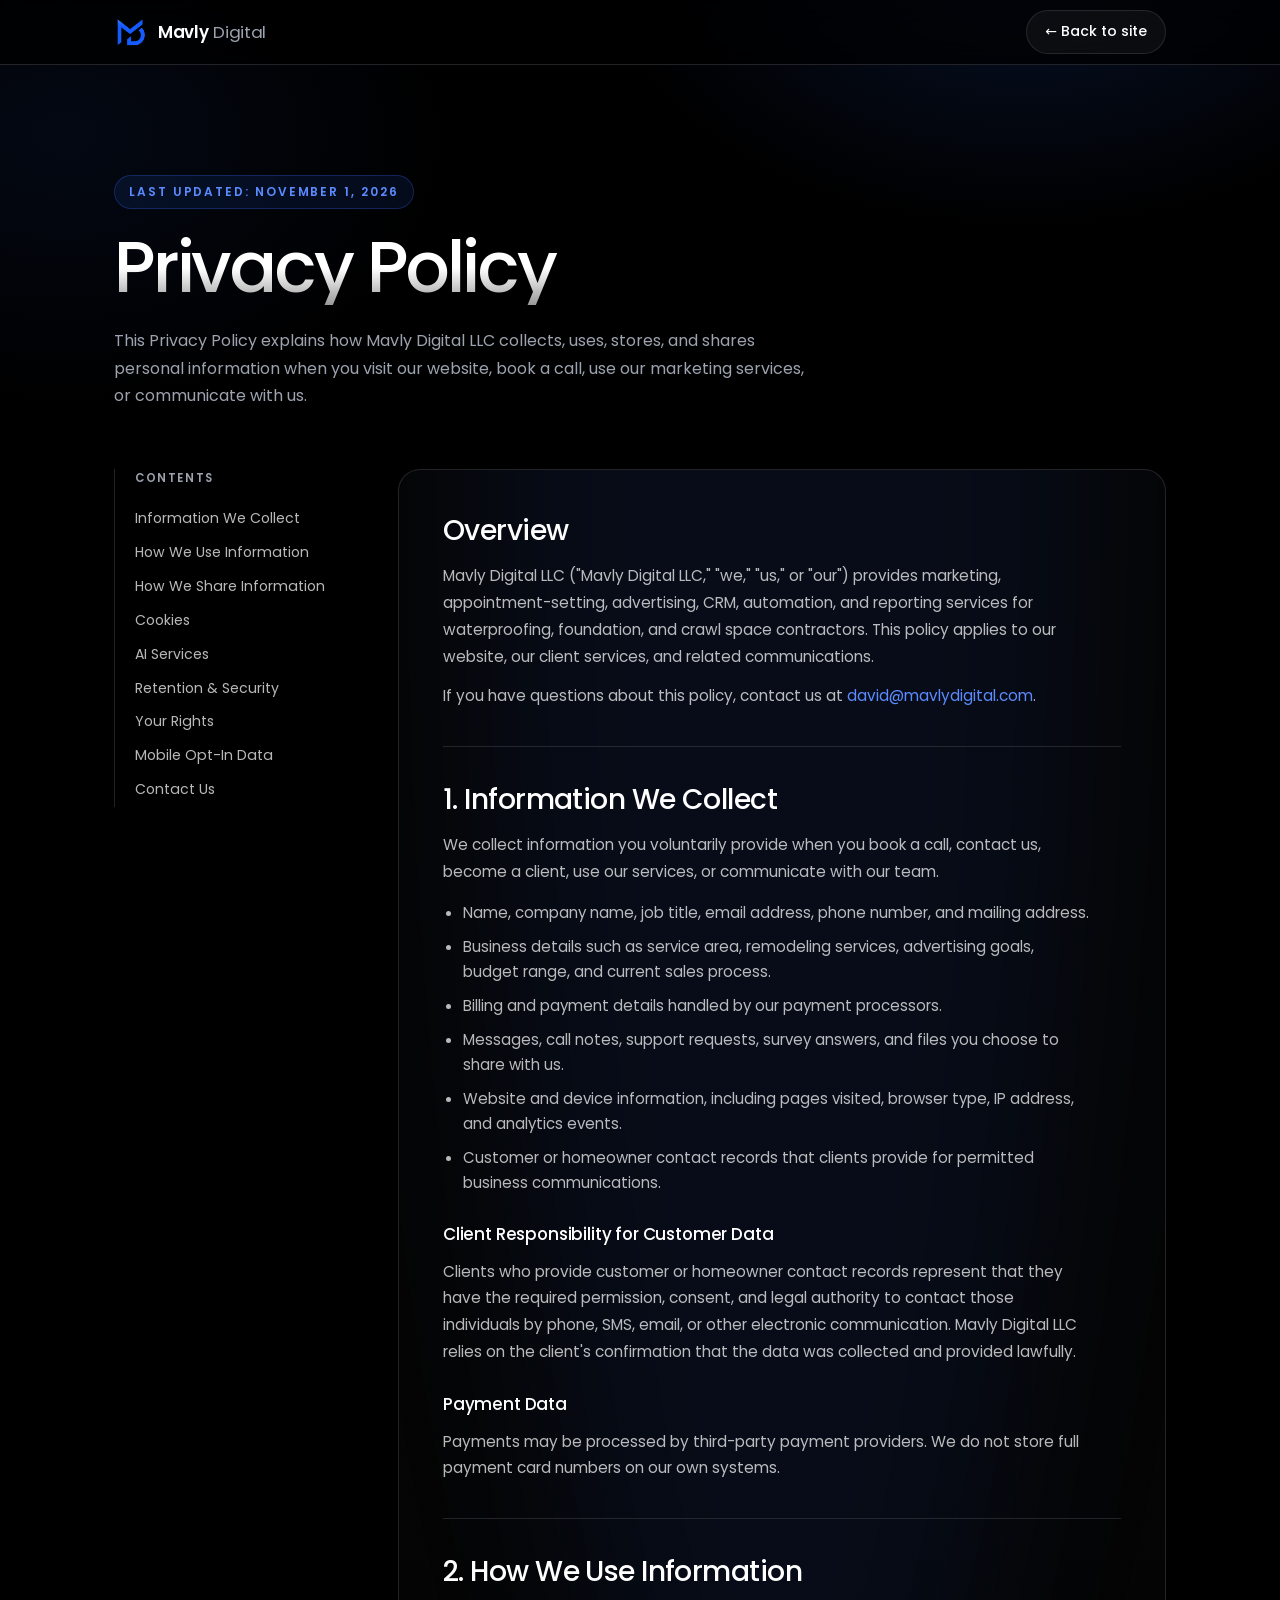
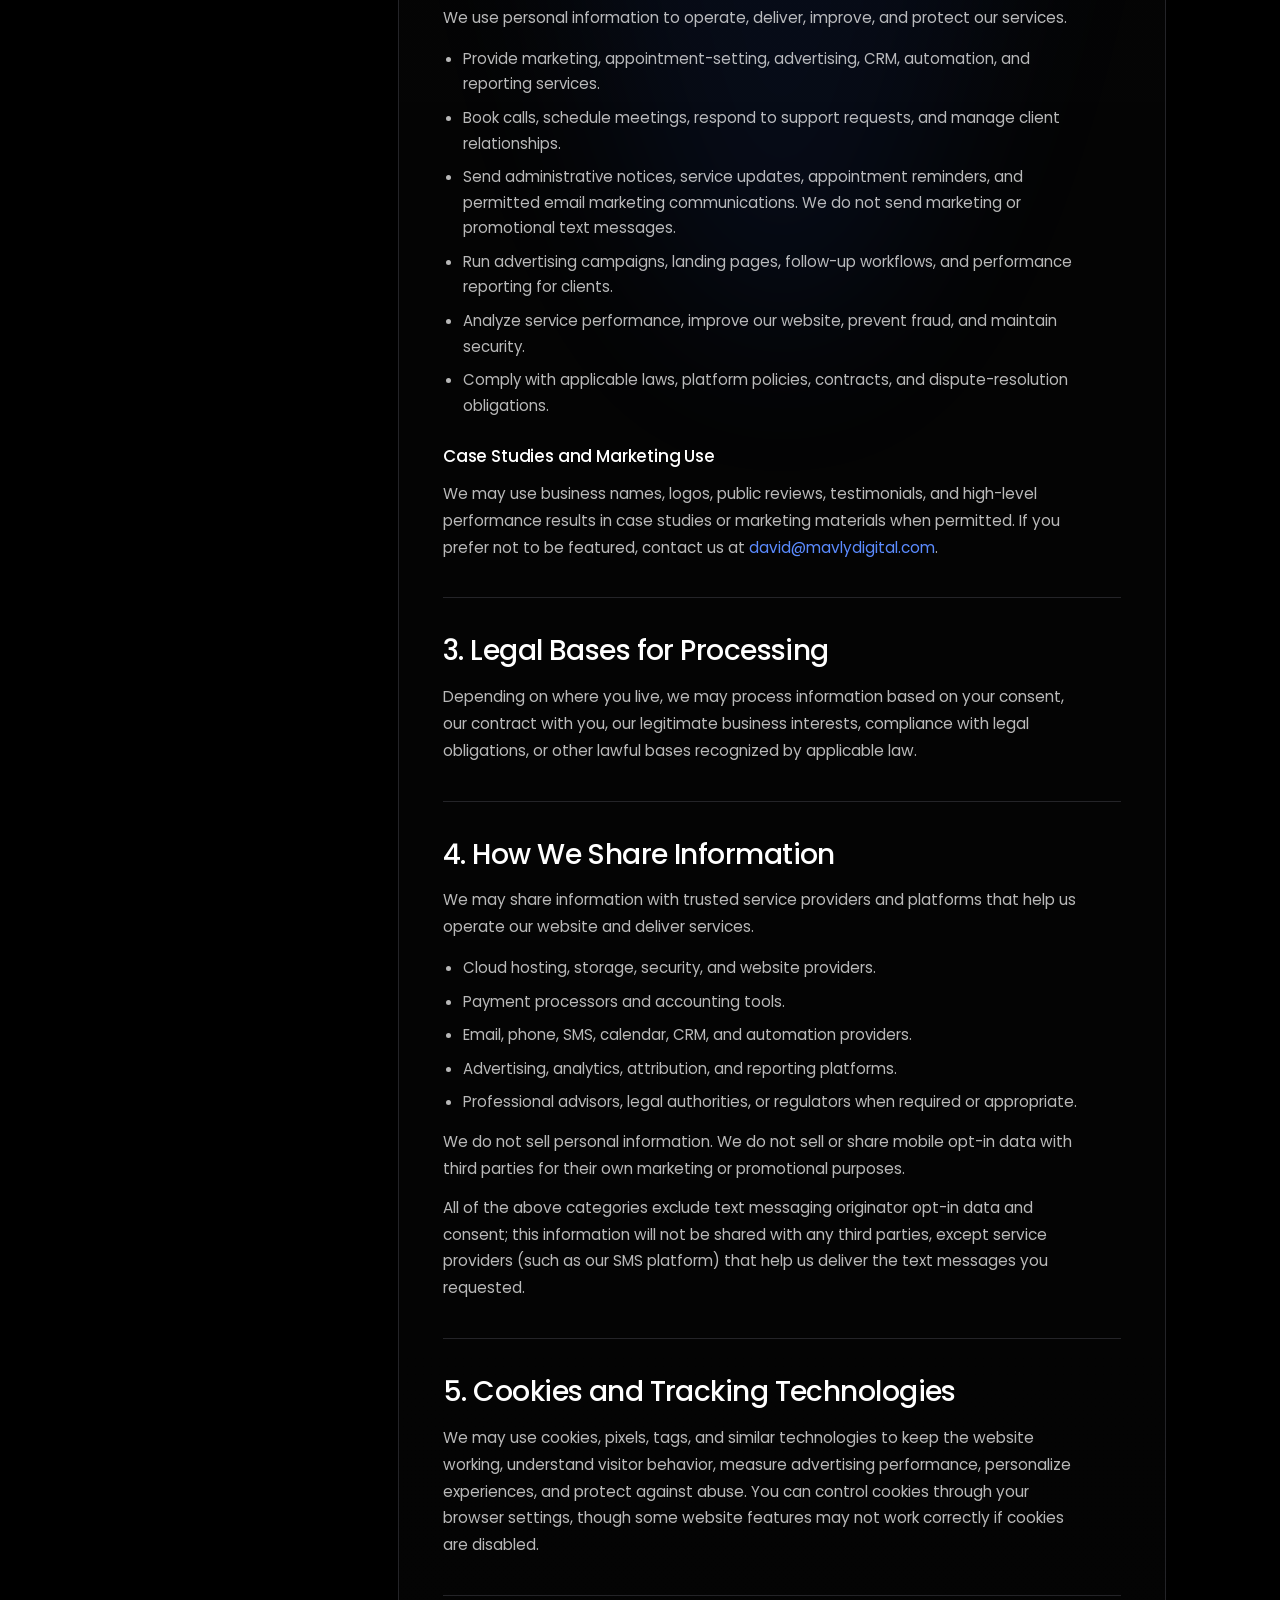
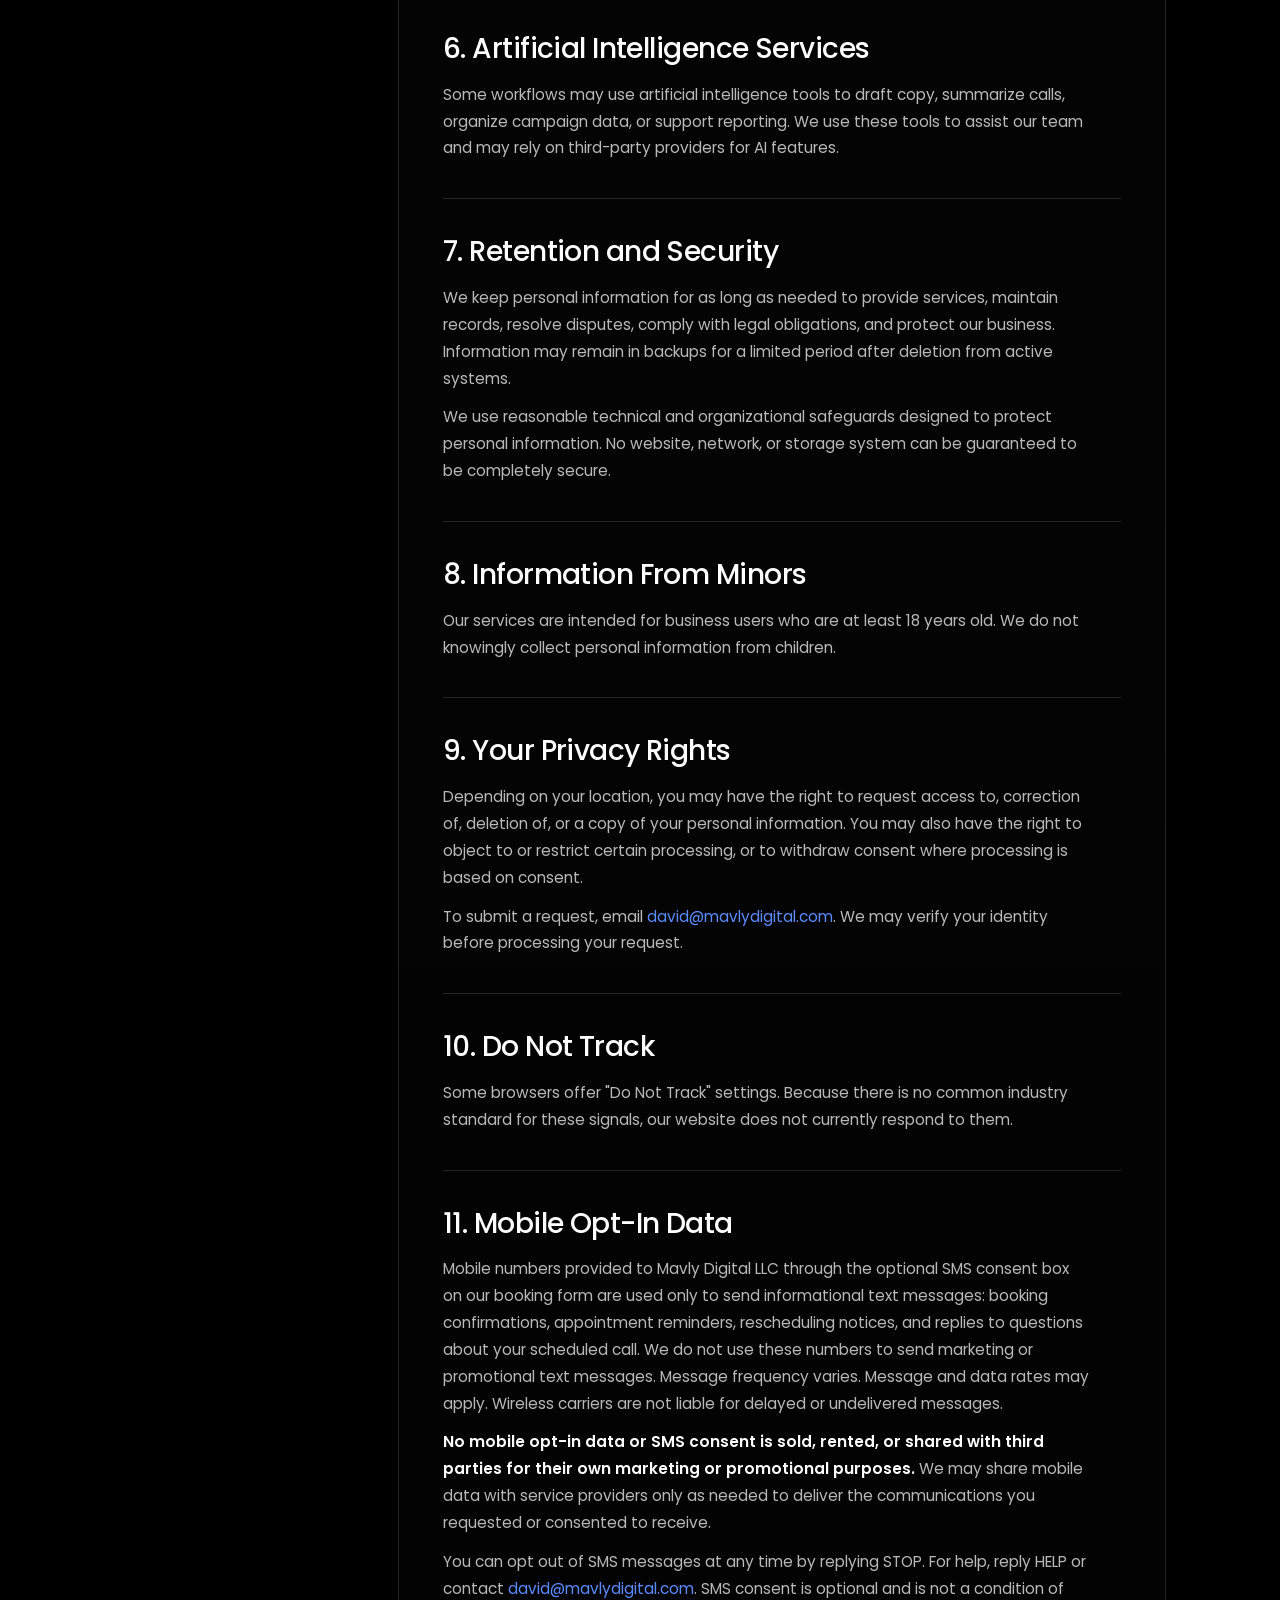
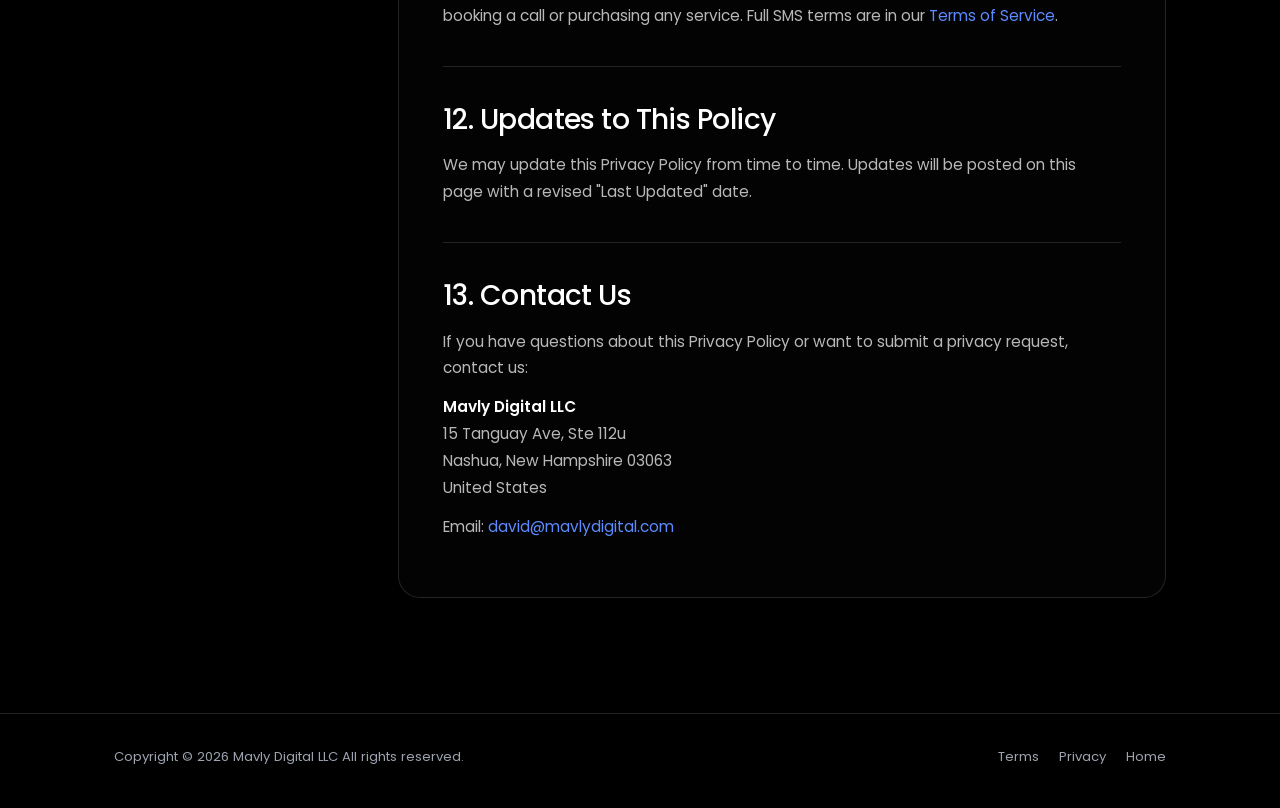
<file: privacy-policy.html>
<!DOCTYPE html>
<html lang="en">
<head>
<meta charset="UTF-8">
<meta name="viewport" content="width=device-width, initial-scale=1.0">
<title>Privacy Policy | Mavly Digital LLC</title>
<meta name="description" content="Privacy Policy for Mavly Digital LLC, marketing and automation for high-value home-service contractors.">
<link rel="icon" href="assets/img/logo-icon.png" type="image/png">
<link rel="apple-touch-icon" href="assets/img/logo-icon.png">
<link rel="preconnect" href="https://fonts.googleapis.com">
<link rel="preconnect" href="https://fonts.gstatic.com" crossorigin>
<link href="https://fonts.googleapis.com/css2?family=Poppins:wght@400;500;600;700&display=swap" rel="stylesheet">
<style>
:root{
  --bg:#000; --panel:rgba(23,23,28,.55); --border:rgba(63,63,70,.55); --border-hi:rgba(96,96,110,.7);
  --ink:#fff; --ink-2:rgba(255,255,255,.72); --muted:#9ca3af;
  --blue:#2f6bff; --blue-hi:#5b8bff;
  --font:'Poppins',system-ui,-apple-system,sans-serif;
  --ease:cubic-bezier(.22,1,.36,1);
  --wrap:1180px; --pad:clamp(20px,5vw,64px);
}
*,*::before,*::after{box-sizing:border-box;margin:0;padding:0;font-family:var(--font)}
html{scroll-behavior:smooth;-webkit-text-size-adjust:100%}
body{background:var(--bg);color:var(--ink-2);font-weight:400;font-size:16px;line-height:1.7;overflow-x:hidden;-webkit-font-smoothing:antialiased}
body::before{content:"";position:fixed;inset:0;z-index:-1;pointer-events:none;background:radial-gradient(60vw 55vh at 80% -5%,rgba(47,107,255,.16),transparent 55%),radial-gradient(50vw 50vh at 5% 15%,rgba(47,107,255,.08),transparent 60%)}
a{color:var(--blue-hi);text-decoration:none} a:hover{color:#fff}
::selection{background:var(--blue);color:#fff}
.wrap{max-width:var(--wrap);margin-inline:auto;padding-inline:var(--pad)}

/* nav */
.nav{position:sticky;top:0;z-index:50;border-bottom:1px solid var(--border);background:rgba(0,0,0,.72);backdrop-filter:blur(14px);-webkit-backdrop-filter:blur(14px)}
.nav .wrap{display:flex;align-items:center;justify-content:space-between;height:64px}
.brand{display:inline-flex;align-items:center;gap:10px;color:#fff;text-decoration:none}
.brand img{width:34px;height:34px;object-fit:contain;display:block}
.brand-word{font-weight:600;font-size:1.05rem;letter-spacing:-.02em}
.brand-word span{font-weight:400;color:var(--muted);margin-left:5px}
.back-btn{display:inline-flex;align-items:center;gap:8px;color:#fff;padding:9px 18px;border-radius:100px;border:1px solid var(--border);background:rgba(255,255,255,.04);font-size:.88rem;font-weight:500}
.back-btn:hover{background:rgba(255,255,255,.08);color:#fff}

/* hero */
.legal-hero{padding:clamp(56px,9vw,110px) 0 clamp(24px,3vw,36px)}
.legal-eyebrow{display:inline-block;color:var(--blue-hi);font-weight:600;font-size:.75rem;letter-spacing:.16em;text-transform:uppercase;background:rgba(47,107,255,.10);border:1px solid rgba(47,107,255,.28);padding:6px 14px;border-radius:100px;margin-bottom:22px}
.legal-title{font-size:clamp(2.6rem,6vw,4.4rem);line-height:1.05;font-weight:500;letter-spacing:-.045em;color:#fff;background:linear-gradient(180deg,#fff,#fff,rgba(255,255,255,.6));-webkit-background-clip:text;background-clip:text;-webkit-text-fill-color:transparent;margin-bottom:22px;text-wrap:balance}
.legal-intro{color:var(--muted);font-size:clamp(1rem,1.15vw,1.1rem);line-height:1.7;max-width:70ch}

/* layout */
.legal{display:grid;gap:44px;padding-block:24px clamp(60px,9vw,120px)}
@media(min-width:960px){.legal{grid-template-columns:220px minmax(0,1fr);gap:64px}}
.legal__toc{position:relative}
@media(min-width:960px){.legal__toc{position:sticky;top:88px;align-self:start;border-left:1px solid var(--border);padding-left:20px}}
.legal__toc p{font-size:.72rem;font-weight:600;letter-spacing:.14em;text-transform:uppercase;color:var(--muted);margin-bottom:14px}
.legal__toc a{display:block;color:var(--ink-2);font-size:.88rem;line-height:1.55;padding-block:6px;transition:color .2s;text-decoration:none}
.legal__toc a:hover{color:var(--blue-hi)}

/* content article */
.legal__content{background:linear-gradient(180deg,rgba(255,255,255,.02),rgba(255,255,255,.01));border:1px solid var(--border);border-radius:22px;padding:clamp(28px,4vw,44px);position:relative;overflow:hidden}
.legal__content::before{content:"";position:absolute;top:-30%;left:50%;transform:translateX(-50%);width:80%;height:60%;border-radius:50%;background:rgba(47,107,255,.08);filter:blur(80px);z-index:0;pointer-events:none}
.legal__content > *{position:relative;z-index:1}
.legal__content section + section{margin-top:36px;padding-top:36px;border-top:1px solid var(--border)}
.legal__content h2{font-size:clamp(1.4rem,2.2vw,1.75rem);color:#fff;font-weight:500;letter-spacing:-.02em;line-height:1.2;margin-bottom:16px;text-wrap:balance}
.legal__content h3{font-size:1.05rem;color:#fff;font-weight:500;margin:24px 0 10px;letter-spacing:-.01em}
.legal__content p{color:var(--ink-2);font-size:.96rem;line-height:1.75;margin-bottom:12px;max-width:72ch}
.legal__content ul{padding-left:20px;margin:14px 0}
.legal__content li{color:var(--ink-2);font-size:.94rem;line-height:1.7;margin-bottom:8px;max-width:70ch}
.legal__content strong{color:#fff;font-weight:600}

/* footer */
.foot{border-top:1px solid var(--border);padding:32px 0 40px}
.foot .wrap{display:flex;justify-content:space-between;align-items:center;gap:16px;flex-wrap:wrap}
.container{max-width:none;margin:0;padding:0}
.foot p{color:var(--muted);font-size:.82rem}
.foot nav{display:flex;gap:20px}
.foot a{color:var(--muted);font-size:.82rem;text-decoration:none}
.foot a:hover{color:#fff}
</style>
</head>
<body>

<header class="nav">
  <div class="wrap">
    <a href="index.html" class="brand">
      <img src="assets/img/logo.png" alt="Mavly Digital" width="34" height="34">
      <span class="brand-word">Mavly<span>Digital</span></span>
    </a>
    <a href="index.html" class="back-btn">← Back to site</a>
  </div>
</header>

<main class="wrap">

      <header class="legal-hero">
        <div class="legal-eyebrow">Last Updated: November 1, 2026</div>
          <h1 class="legal-title">Privacy Policy</h1>
          <p class="legal-intro">This Privacy Policy explains how Mavly Digital LLC collects, uses, stores, and shares personal information when you visit our website, book a call, use our marketing services, or communicate with us.</p>
        </div>
      </header>

      <div class="legal">
          <aside class="legal__toc" aria-label="Privacy Policy contents">
            <p>Contents</p>
            <a href="#information">Information We Collect</a>
            <a href="#use">How We Use Information</a>
            <a href="#sharing">How We Share Information</a>
            <a href="#cookies">Cookies</a>
            <a href="#ai">AI Services</a>
            <a href="#retention">Retention &amp; Security</a>
            <a href="#rights">Your Rights</a>
            <a href="#sms">Mobile Opt-In Data</a>
            <a href="#contact">Contact Us</a>
          </aside>

          <article class="legal__content">
            <section id="overview">
              <h2>Overview</h2>
              <p>Mavly Digital LLC ("Mavly Digital LLC," "we," "us," or "our") provides marketing, appointment-setting, advertising, CRM, automation, and reporting services for waterproofing, foundation, and crawl space contractors. This policy applies to our website, our client services, and related communications.</p>
              <p>If you have questions about this policy, contact us at <a href="mailto:david@mavlydigital.com">david@mavlydigital.com</a>.</p>
            </section>

            <section id="information">
              <h2>1. Information We Collect</h2>
              <p>We collect information you voluntarily provide when you book a call, contact us, become a client, use our services, or communicate with our team.</p>
              <ul>
                <li>Name, company name, job title, email address, phone number, and mailing address.</li>
                <li>Business details such as service area, remodeling services, advertising goals, budget range, and current sales process.</li>
                <li>Billing and payment details handled by our payment processors.</li>
                <li>Messages, call notes, support requests, survey answers, and files you choose to share with us.</li>
                <li>Website and device information, including pages visited, browser type, IP address, and analytics events.</li>
                <li>Customer or homeowner contact records that clients provide for permitted business communications.</li>
              </ul>

              <h3>Client Responsibility for Customer Data</h3>
              <p>Clients who provide customer or homeowner contact records represent that they have the required permission, consent, and legal authority to contact those individuals by phone, SMS, email, or other electronic communication. Mavly Digital LLC relies on the client's confirmation that the data was collected and provided lawfully.</p>

              <h3>Payment Data</h3>
              <p>Payments may be processed by third-party payment providers. We do not store full payment card numbers on our own systems.</p>
            </section>

            <section id="use">
              <h2>2. How We Use Information</h2>
              <p>We use personal information to operate, deliver, improve, and protect our services.</p>
              <ul>
                <li>Provide marketing, appointment-setting, advertising, CRM, automation, and reporting services.</li>
                <li>Book calls, schedule meetings, respond to support requests, and manage client relationships.</li>
                <li>Send administrative notices, service updates, appointment reminders, and permitted email marketing communications. We do not send marketing or promotional text messages.</li>
                <li>Run advertising campaigns, landing pages, follow-up workflows, and performance reporting for clients.</li>
                <li>Analyze service performance, improve our website, prevent fraud, and maintain security.</li>
                <li>Comply with applicable laws, platform policies, contracts, and dispute-resolution obligations.</li>
              </ul>

              <h3>Case Studies and Marketing Use</h3>
              <p>We may use business names, logos, public reviews, testimonials, and high-level performance results in case studies or marketing materials when permitted. If you prefer not to be featured, contact us at <a href="mailto:david@mavlydigital.com">david@mavlydigital.com</a>.</p>
            </section>

            <section id="legal-bases">
              <h2>3. Legal Bases for Processing</h2>
              <p>Depending on where you live, we may process information based on your consent, our contract with you, our legitimate business interests, compliance with legal obligations, or other lawful bases recognized by applicable law.</p>
            </section>

            <section id="sharing">
              <h2>4. How We Share Information</h2>
              <p>We may share information with trusted service providers and platforms that help us operate our website and deliver services.</p>
              <ul>
                <li>Cloud hosting, storage, security, and website providers.</li>
                <li>Payment processors and accounting tools.</li>
                <li>Email, phone, SMS, calendar, CRM, and automation providers.</li>
                <li>Advertising, analytics, attribution, and reporting platforms.</li>
                <li>Professional advisors, legal authorities, or regulators when required or appropriate.</li>
              </ul>
              <p>We do not sell personal information. We do not sell or share mobile opt-in data with third parties for their own marketing or promotional purposes.</p>
              <p>All of the above categories exclude text messaging originator opt-in data and consent; this information will not be shared with any third parties, except service providers (such as our SMS platform) that help us deliver the text messages you requested.</p>
            </section>

            <section id="cookies">
              <h2>5. Cookies and Tracking Technologies</h2>
              <p>We may use cookies, pixels, tags, and similar technologies to keep the website working, understand visitor behavior, measure advertising performance, personalize experiences, and protect against abuse. You can control cookies through your browser settings, though some website features may not work correctly if cookies are disabled.</p>
            </section>

            <section id="ai">
              <h2>6. Artificial Intelligence Services</h2>
              <p>Some workflows may use artificial intelligence tools to draft copy, summarize calls, organize campaign data, or support reporting. We use these tools to assist our team and may rely on third-party providers for AI features.</p>
            </section>

            <section id="retention">
              <h2>7. Retention and Security</h2>
              <p>We keep personal information for as long as needed to provide services, maintain records, resolve disputes, comply with legal obligations, and protect our business. Information may remain in backups for a limited period after deletion from active systems.</p>
              <p>We use reasonable technical and organizational safeguards designed to protect personal information. No website, network, or storage system can be guaranteed to be completely secure.</p>
            </section>

            <section id="minors">
              <h2>8. Information From Minors</h2>
              <p>Our services are intended for business users who are at least 18 years old. We do not knowingly collect personal information from children.</p>
            </section>

            <section id="rights">
              <h2>9. Your Privacy Rights</h2>
              <p>Depending on your location, you may have the right to request access to, correction of, deletion of, or a copy of your personal information. You may also have the right to object to or restrict certain processing, or to withdraw consent where processing is based on consent.</p>
              <p>To submit a request, email <a href="mailto:david@mavlydigital.com">david@mavlydigital.com</a>. We may verify your identity before processing your request.</p>
            </section>

            <section id="dnt">
              <h2>10. Do Not Track</h2>
              <p>Some browsers offer "Do Not Track" settings. Because there is no common industry standard for these signals, our website does not currently respond to them.</p>
            </section>

            <section id="sms">
              <h2>11. Mobile Opt-In Data</h2>
              <p>Mobile numbers provided to Mavly Digital LLC through the optional SMS consent box on our booking form are used only to send informational text messages: booking confirmations, appointment reminders, rescheduling notices, and replies to questions about your scheduled call. We do not use these numbers to send marketing or promotional text messages. Message frequency varies. Message and data rates may apply. Wireless carriers are not liable for delayed or undelivered messages.</p>
              <p><strong>No mobile opt-in data or SMS consent is sold, rented, or shared with third parties for their own marketing or promotional purposes.</strong> We may share mobile data with service providers only as needed to deliver the communications you requested or consented to receive.</p>
              <p>You can opt out of SMS messages at any time by replying STOP. For help, reply HELP or contact <a href="mailto:david@mavlydigital.com">david@mavlydigital.com</a>. SMS consent is optional and is not a condition of booking a call or purchasing any service. Full SMS terms are in our <a href="terms-and-conditions.html#sms">Terms of Service</a>.</p>
            </section>

            <section id="updates">
              <h2>12. Updates to This Policy</h2>
              <p>We may update this Privacy Policy from time to time. Updates will be posted on this page with a revised "Last Updated" date.</p>
            </section>

            <section id="contact">
              <h2>13. Contact Us</h2>
              <p>If you have questions about this Privacy Policy or want to submit a privacy request, contact us:</p>
              <p><strong>Mavly Digital LLC</strong><br />
                15 Tanguay Ave, Ste 112u<br />
                Nashua, New Hampshire 03063<br />
                United States</p>
              <p>Email: <a href="mailto:david@mavlydigital.com">david@mavlydigital.com</a></p>
            </section>
          </article>
        </div>
      </div>
    
</main>

<footer class="foot">
  <div class="wrap">
    <p>Copyright &copy; 2026 Mavly Digital LLC All rights reserved.</p>
    <nav>
      <a href="terms-and-conditions.html">Terms</a>
      <a href="privacy-policy.html">Privacy</a>
      <a href="index.html">Home</a>
    </nav>
  </div>
</footer>

</body>
</html>
</file>
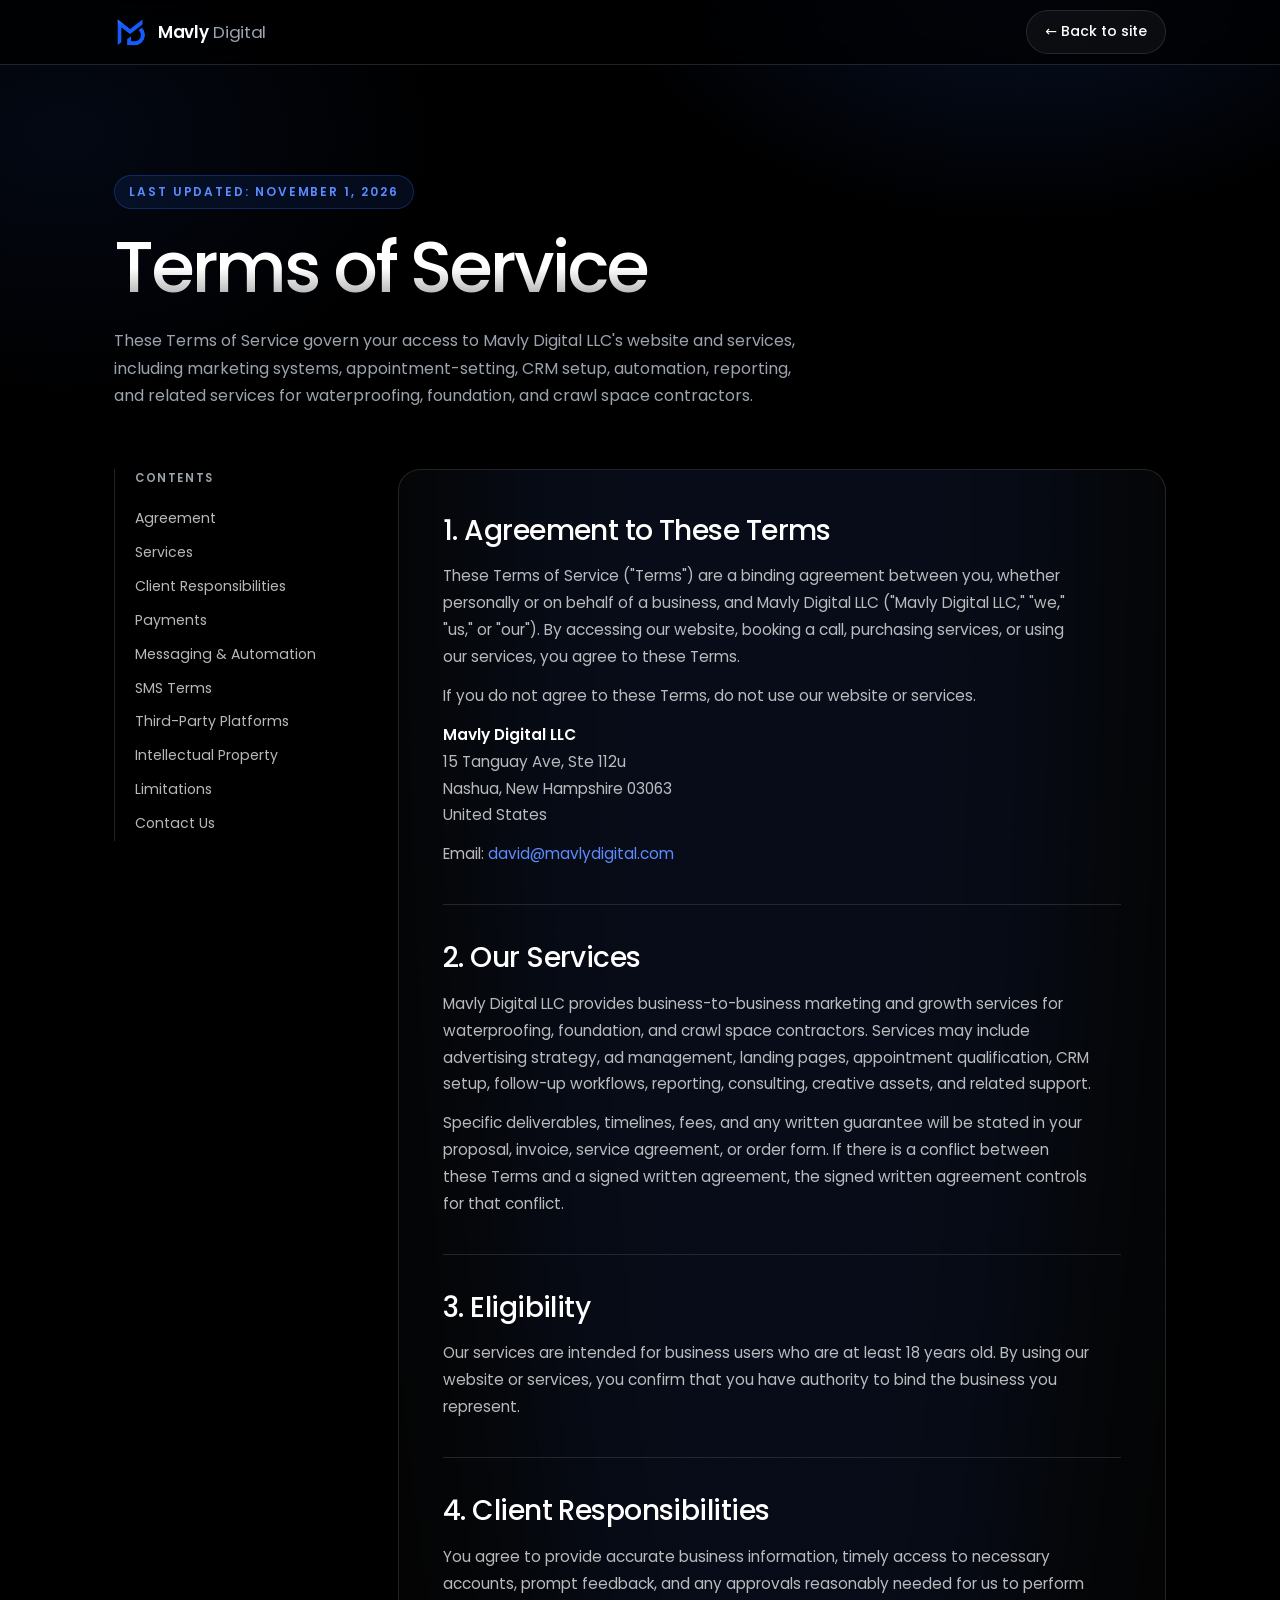
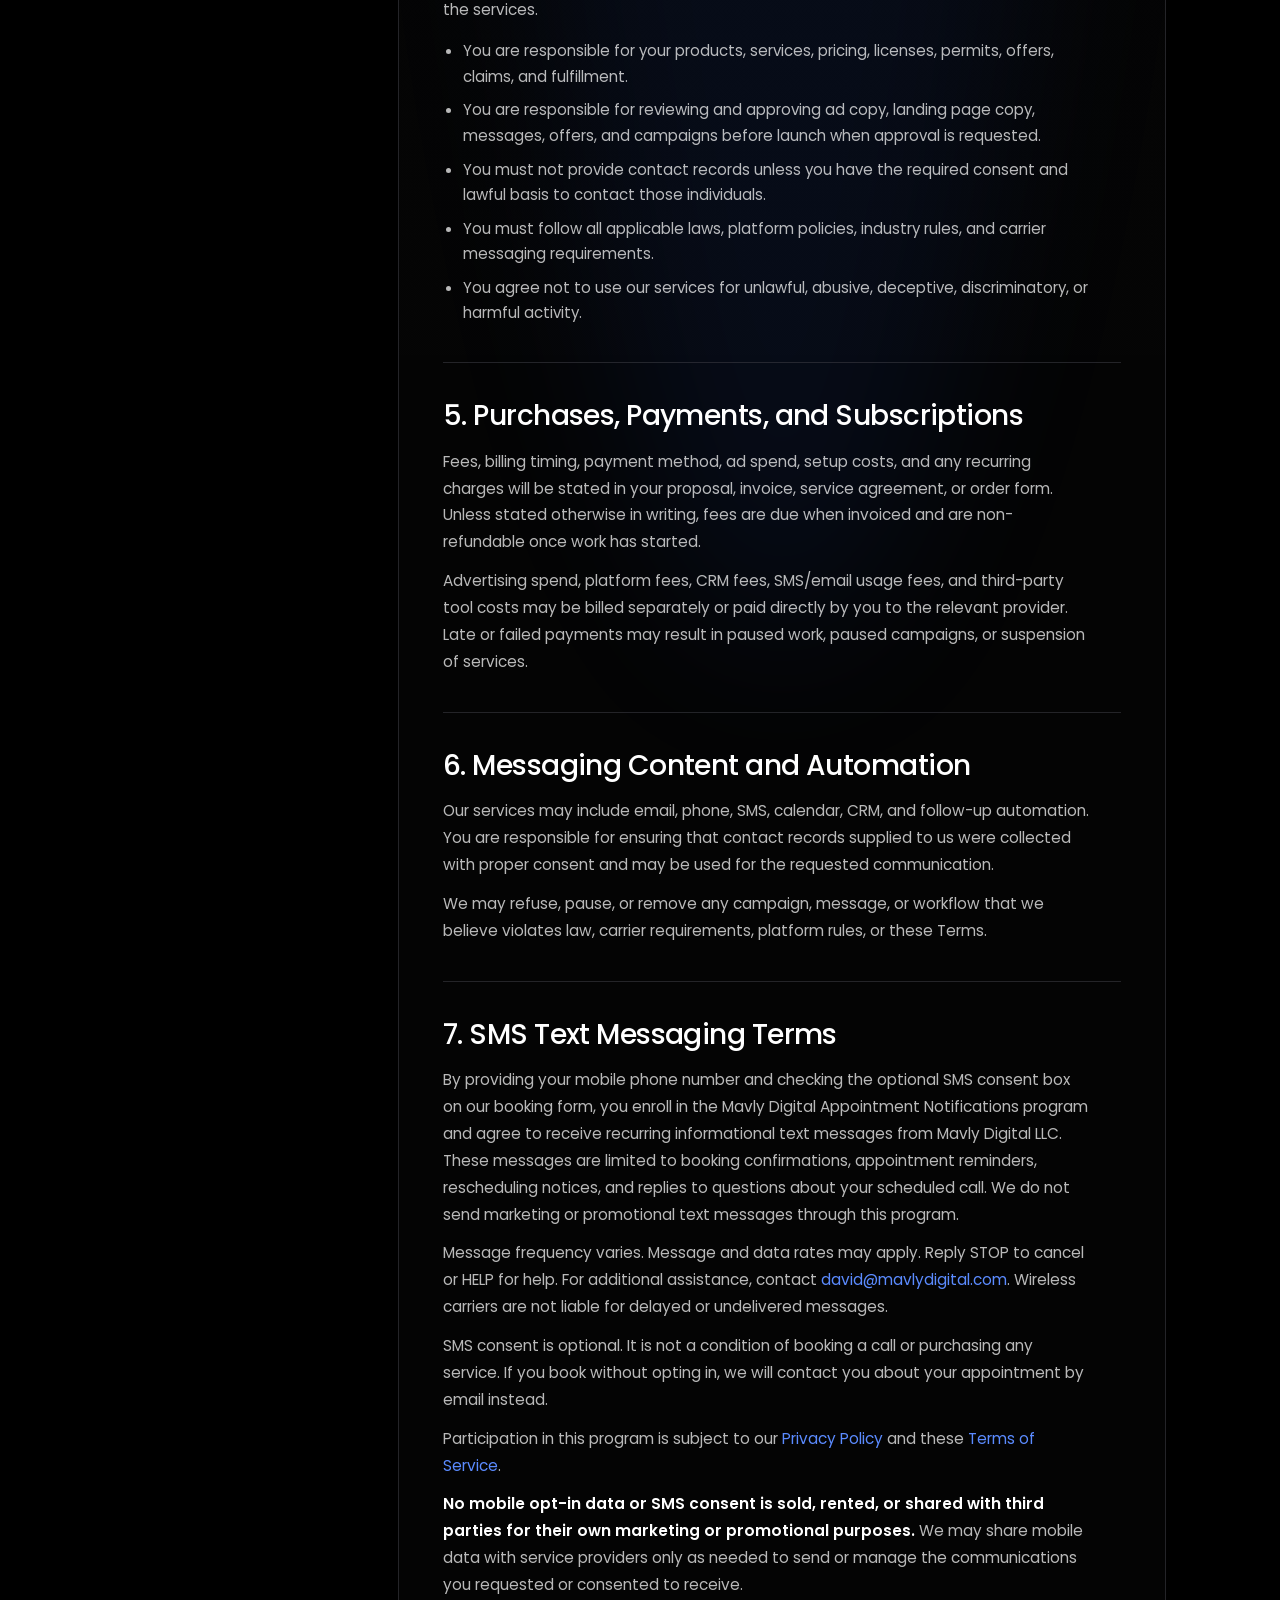
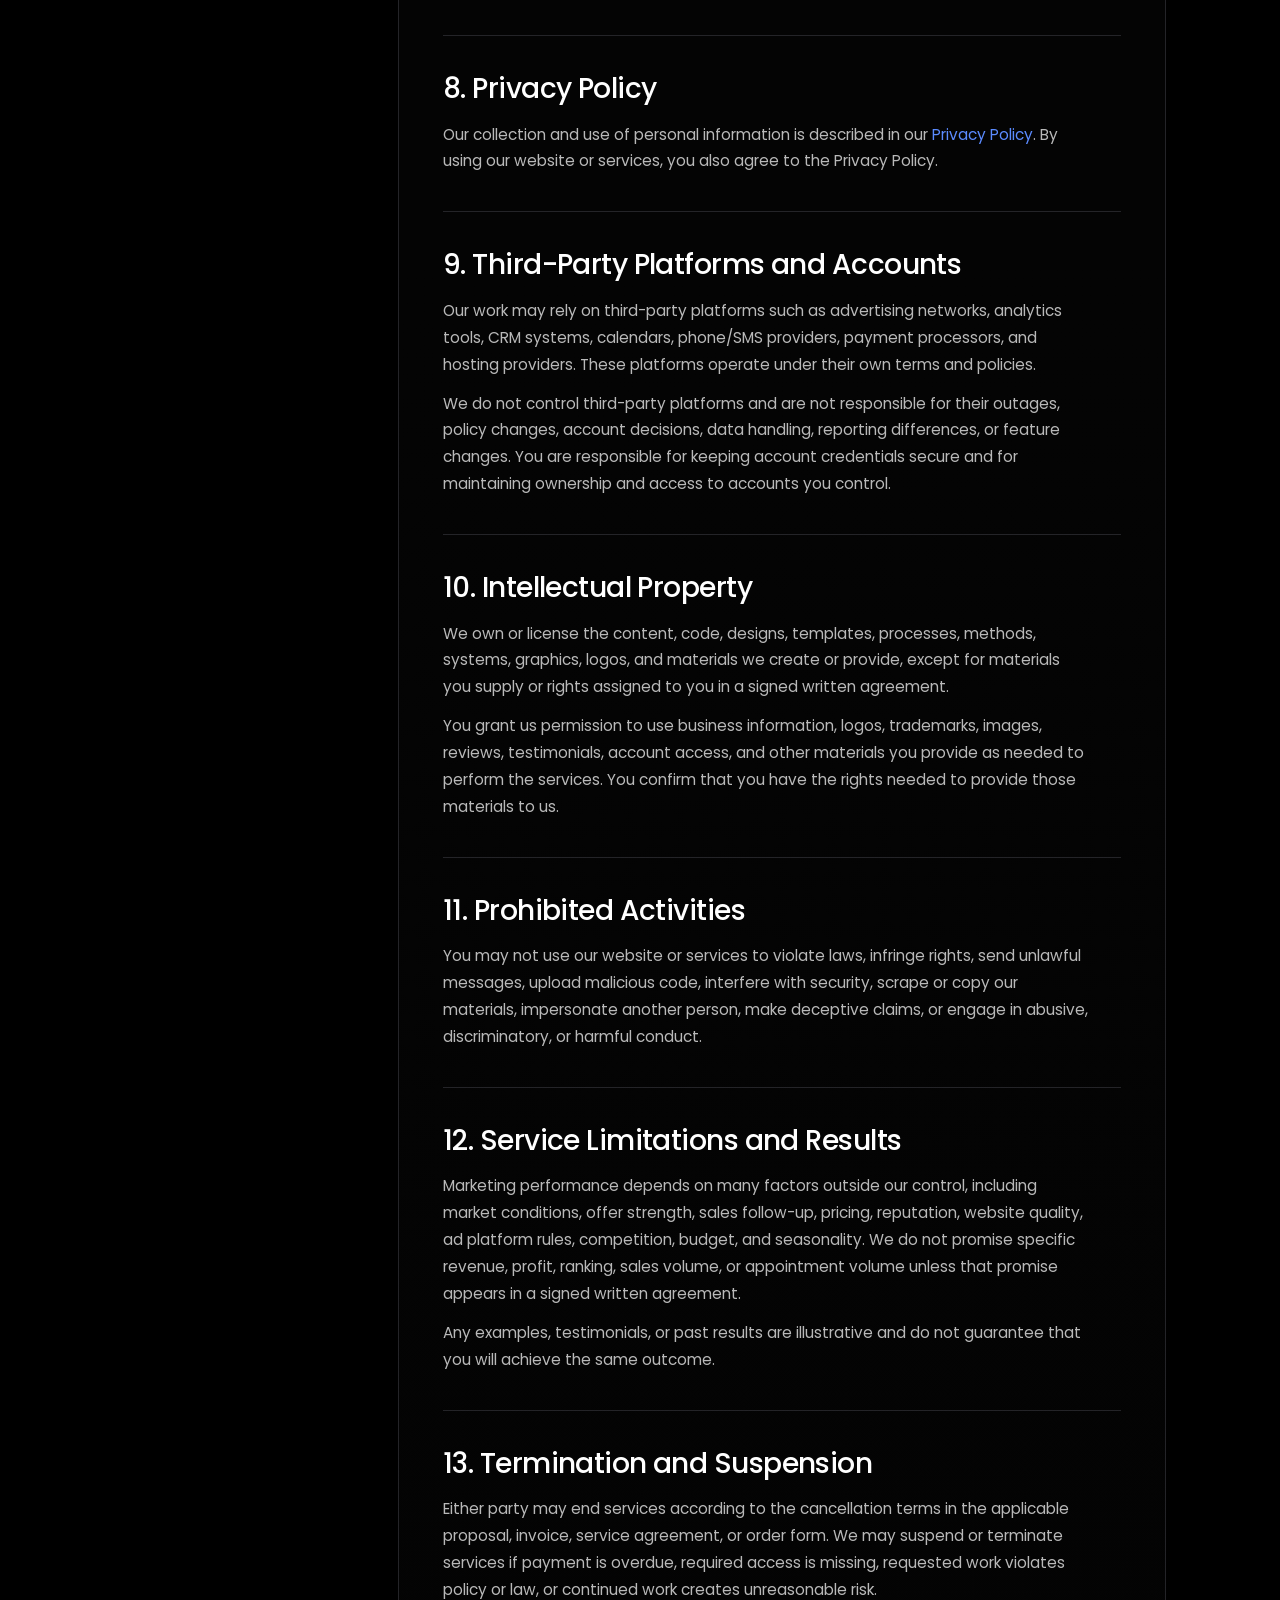
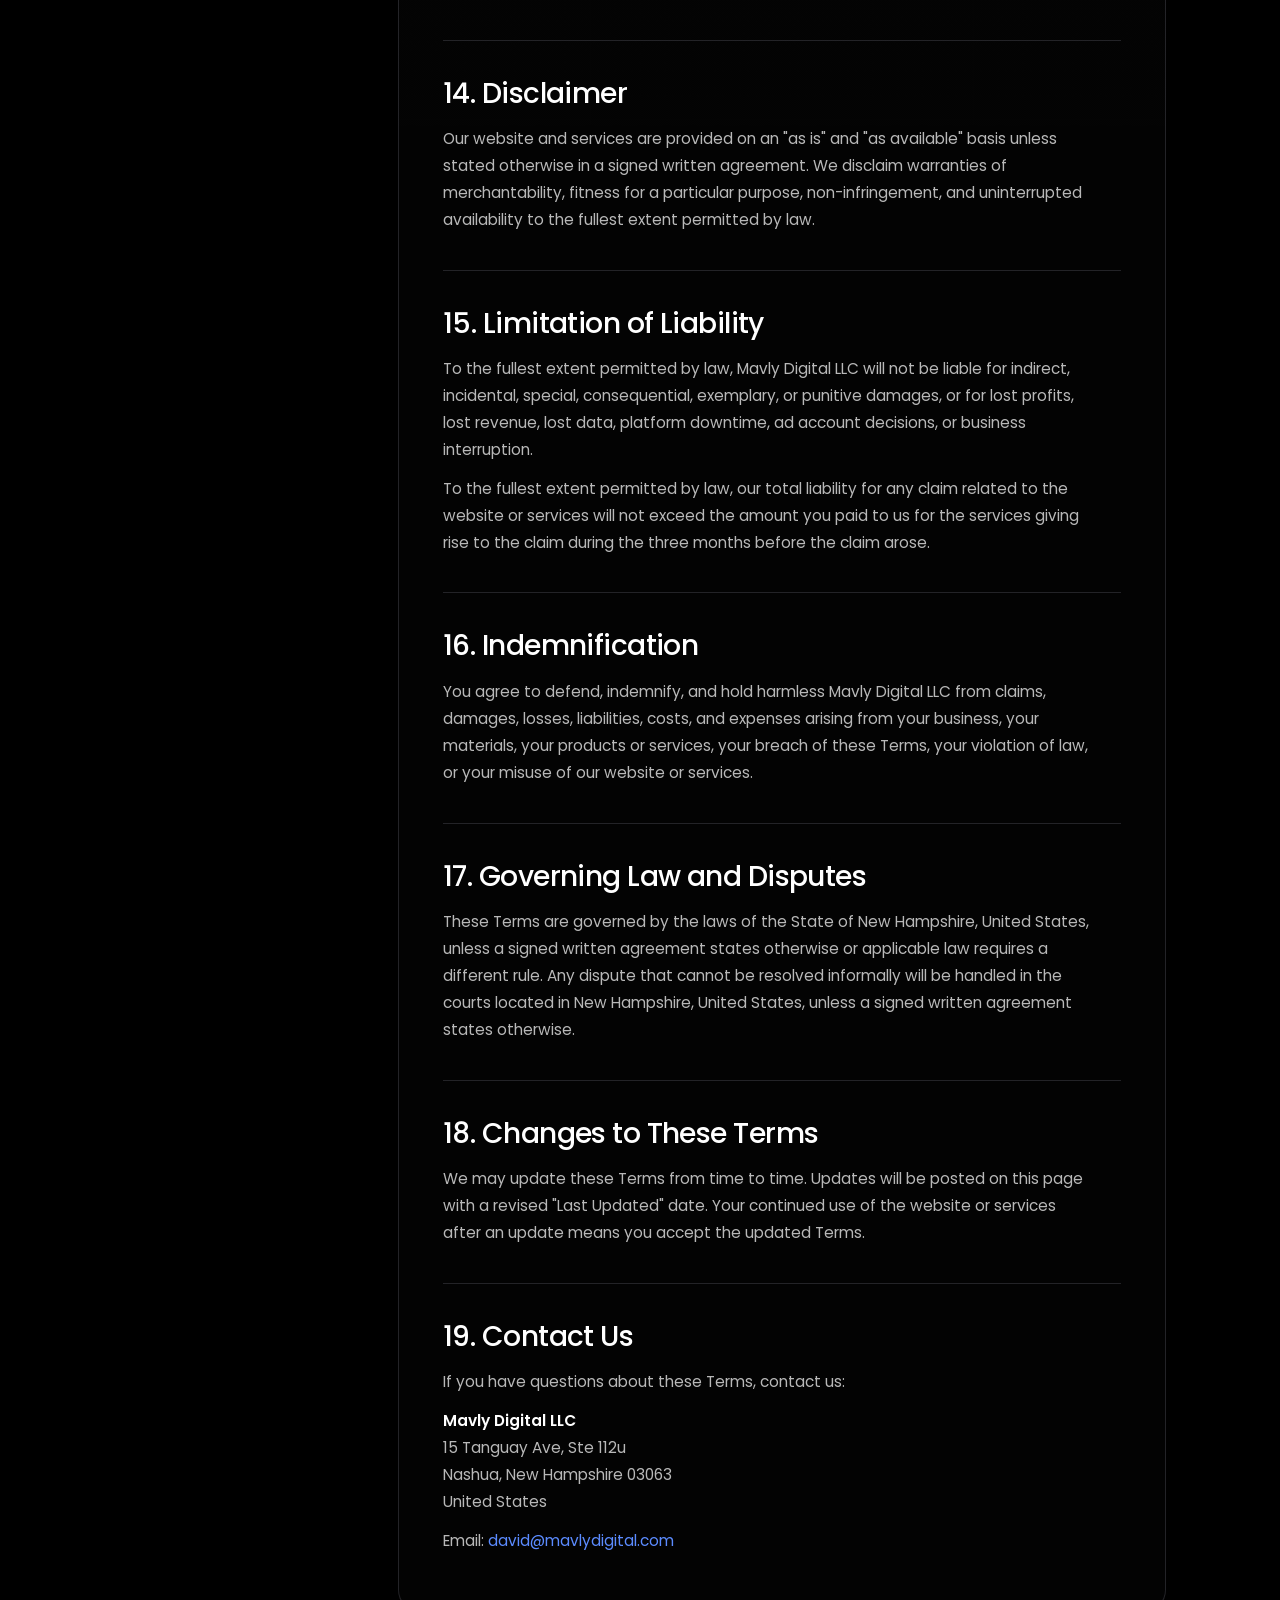
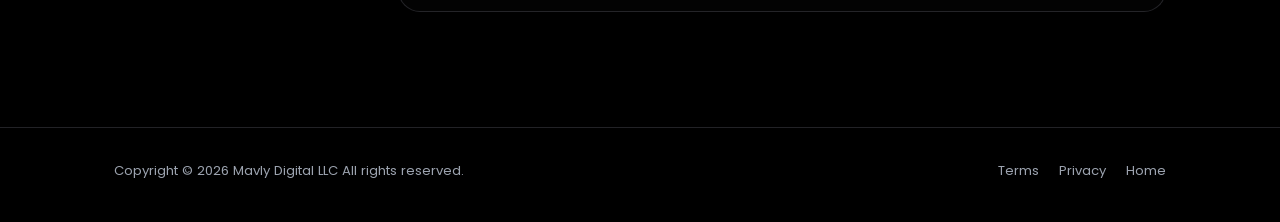
<file: terms-and-conditions.html>
<!DOCTYPE html>
<html lang="en">
<head>
<meta charset="UTF-8">
<meta name="viewport" content="width=device-width, initial-scale=1.0">
<title>Terms of Service | Mavly Digital LLC</title>
<meta name="description" content="Terms of Service for Mavly Digital LLC, marketing and automation for high-value home-service contractors.">
<link rel="icon" href="assets/img/logo-icon.png" type="image/png">
<link rel="apple-touch-icon" href="assets/img/logo-icon.png">
<link rel="preconnect" href="https://fonts.googleapis.com">
<link rel="preconnect" href="https://fonts.gstatic.com" crossorigin>
<link href="https://fonts.googleapis.com/css2?family=Poppins:wght@400;500;600;700&display=swap" rel="stylesheet">
<style>
:root{
  --bg:#000; --panel:rgba(23,23,28,.55); --border:rgba(63,63,70,.55); --border-hi:rgba(96,96,110,.7);
  --ink:#fff; --ink-2:rgba(255,255,255,.72); --muted:#9ca3af;
  --blue:#2f6bff; --blue-hi:#5b8bff;
  --font:'Poppins',system-ui,-apple-system,sans-serif;
  --ease:cubic-bezier(.22,1,.36,1);
  --wrap:1180px; --pad:clamp(20px,5vw,64px);
}
*,*::before,*::after{box-sizing:border-box;margin:0;padding:0;font-family:var(--font)}
html{scroll-behavior:smooth;-webkit-text-size-adjust:100%}
body{background:var(--bg);color:var(--ink-2);font-weight:400;font-size:16px;line-height:1.7;overflow-x:hidden;-webkit-font-smoothing:antialiased}
body::before{content:"";position:fixed;inset:0;z-index:-1;pointer-events:none;background:radial-gradient(60vw 55vh at 80% -5%,rgba(47,107,255,.16),transparent 55%),radial-gradient(50vw 50vh at 5% 15%,rgba(47,107,255,.08),transparent 60%)}
a{color:var(--blue-hi);text-decoration:none} a:hover{color:#fff}
::selection{background:var(--blue);color:#fff}
.wrap{max-width:var(--wrap);margin-inline:auto;padding-inline:var(--pad)}

/* nav */
.nav{position:sticky;top:0;z-index:50;border-bottom:1px solid var(--border);background:rgba(0,0,0,.72);backdrop-filter:blur(14px);-webkit-backdrop-filter:blur(14px)}
.nav .wrap{display:flex;align-items:center;justify-content:space-between;height:64px}
.brand{display:inline-flex;align-items:center;gap:10px;color:#fff;text-decoration:none}
.brand img{width:34px;height:34px;object-fit:contain;display:block}
.brand-word{font-weight:600;font-size:1.05rem;letter-spacing:-.02em}
.brand-word span{font-weight:400;color:var(--muted);margin-left:5px}
.back-btn{display:inline-flex;align-items:center;gap:8px;color:#fff;padding:9px 18px;border-radius:100px;border:1px solid var(--border);background:rgba(255,255,255,.04);font-size:.88rem;font-weight:500}
.back-btn:hover{background:rgba(255,255,255,.08);color:#fff}

/* hero */
.legal-hero{padding:clamp(56px,9vw,110px) 0 clamp(24px,3vw,36px)}
.legal-eyebrow{display:inline-block;color:var(--blue-hi);font-weight:600;font-size:.75rem;letter-spacing:.16em;text-transform:uppercase;background:rgba(47,107,255,.10);border:1px solid rgba(47,107,255,.28);padding:6px 14px;border-radius:100px;margin-bottom:22px}
.legal-title{font-size:clamp(2.6rem,6vw,4.4rem);line-height:1.05;font-weight:500;letter-spacing:-.045em;color:#fff;background:linear-gradient(180deg,#fff,#fff,rgba(255,255,255,.6));-webkit-background-clip:text;background-clip:text;-webkit-text-fill-color:transparent;margin-bottom:22px;text-wrap:balance}
.legal-intro{color:var(--muted);font-size:clamp(1rem,1.15vw,1.1rem);line-height:1.7;max-width:70ch}

/* layout */
.legal{display:grid;gap:44px;padding-block:24px clamp(60px,9vw,120px)}
@media(min-width:960px){.legal{grid-template-columns:220px minmax(0,1fr);gap:64px}}
.legal__toc{position:relative}
@media(min-width:960px){.legal__toc{position:sticky;top:88px;align-self:start;border-left:1px solid var(--border);padding-left:20px}}
.legal__toc p{font-size:.72rem;font-weight:600;letter-spacing:.14em;text-transform:uppercase;color:var(--muted);margin-bottom:14px}
.legal__toc a{display:block;color:var(--ink-2);font-size:.88rem;line-height:1.55;padding-block:6px;transition:color .2s;text-decoration:none}
.legal__toc a:hover{color:var(--blue-hi)}

/* content article */
.legal__content{background:linear-gradient(180deg,rgba(255,255,255,.02),rgba(255,255,255,.01));border:1px solid var(--border);border-radius:22px;padding:clamp(28px,4vw,44px);position:relative;overflow:hidden}
.legal__content::before{content:"";position:absolute;top:-30%;left:50%;transform:translateX(-50%);width:80%;height:60%;border-radius:50%;background:rgba(47,107,255,.08);filter:blur(80px);z-index:0;pointer-events:none}
.legal__content > *{position:relative;z-index:1}
.legal__content section + section{margin-top:36px;padding-top:36px;border-top:1px solid var(--border)}
.legal__content h2{font-size:clamp(1.4rem,2.2vw,1.75rem);color:#fff;font-weight:500;letter-spacing:-.02em;line-height:1.2;margin-bottom:16px;text-wrap:balance}
.legal__content h3{font-size:1.05rem;color:#fff;font-weight:500;margin:24px 0 10px;letter-spacing:-.01em}
.legal__content p{color:var(--ink-2);font-size:.96rem;line-height:1.75;margin-bottom:12px;max-width:72ch}
.legal__content ul{padding-left:20px;margin:14px 0}
.legal__content li{color:var(--ink-2);font-size:.94rem;line-height:1.7;margin-bottom:8px;max-width:70ch}
.legal__content strong{color:#fff;font-weight:600}

/* footer */
.foot{border-top:1px solid var(--border);padding:32px 0 40px}
.foot .wrap{display:flex;justify-content:space-between;align-items:center;gap:16px;flex-wrap:wrap}
.container{max-width:none;margin:0;padding:0}
.foot p{color:var(--muted);font-size:.82rem}
.foot nav{display:flex;gap:20px}
.foot a{color:var(--muted);font-size:.82rem;text-decoration:none}
.foot a:hover{color:#fff}
</style>
</head>
<body>

<header class="nav">
  <div class="wrap">
    <a href="index.html" class="brand">
      <img src="assets/img/logo.png" alt="Mavly Digital" width="34" height="34">
      <span class="brand-word">Mavly<span>Digital</span></span>
    </a>
    <a href="index.html" class="back-btn">← Back to site</a>
  </div>
</header>

<main class="wrap">

      <header class="legal-hero">
        <div class="legal-eyebrow">Last Updated: November 1, 2026</div>
          <h1 class="legal-title">Terms of Service</h1>
          <p class="legal-intro">These Terms of Service govern your access to Mavly Digital LLC's website and services, including marketing systems, appointment-setting, CRM setup, automation, reporting, and related services for waterproofing, foundation, and crawl space contractors.</p>
        </div>
      </header>

      <div class="legal">
          <aside class="legal__toc" aria-label="Terms of Service contents">
            <p>Contents</p>
            <a href="#agreement">Agreement</a>
            <a href="#services">Services</a>
            <a href="#responsibilities">Client Responsibilities</a>
            <a href="#payments">Payments</a>
            <a href="#messaging">Messaging &amp; Automation</a>
            <a href="#sms">SMS Terms</a>
            <a href="#platforms">Third-Party Platforms</a>
            <a href="#ip">Intellectual Property</a>
            <a href="#limitations">Limitations</a>
            <a href="#contact">Contact Us</a>
          </aside>

          <article class="legal__content">
            <section id="agreement">
              <h2>1. Agreement to These Terms</h2>
              <p>These Terms of Service ("Terms") are a binding agreement between you, whether personally or on behalf of a business, and Mavly Digital LLC ("Mavly Digital LLC," "we," "us," or "our"). By accessing our website, booking a call, purchasing services, or using our services, you agree to these Terms.</p>
              <p>If you do not agree to these Terms, do not use our website or services.</p>
              <p><strong>Mavly Digital LLC</strong><br />
                15 Tanguay Ave, Ste 112u<br />
                Nashua, New Hampshire 03063<br />
                United States</p>
              <p>Email: <a href="mailto:david@mavlydigital.com">david@mavlydigital.com</a></p>
            </section>

            <section id="services">
              <h2>2. Our Services</h2>
              <p>Mavly Digital LLC provides business-to-business marketing and growth services for waterproofing, foundation, and crawl space contractors. Services may include advertising strategy, ad management, landing pages, appointment qualification, CRM setup, follow-up workflows, reporting, consulting, creative assets, and related support.</p>
              <p>Specific deliverables, timelines, fees, and any written guarantee will be stated in your proposal, invoice, service agreement, or order form. If there is a conflict between these Terms and a signed written agreement, the signed written agreement controls for that conflict.</p>
            </section>

            <section id="eligibility">
              <h2>3. Eligibility</h2>
              <p>Our services are intended for business users who are at least 18 years old. By using our website or services, you confirm that you have authority to bind the business you represent.</p>
            </section>

            <section id="responsibilities">
              <h2>4. Client Responsibilities</h2>
              <p>You agree to provide accurate business information, timely access to necessary accounts, prompt feedback, and any approvals reasonably needed for us to perform the services.</p>
              <ul>
                <li>You are responsible for your products, services, pricing, licenses, permits, offers, claims, and fulfillment.</li>
                <li>You are responsible for reviewing and approving ad copy, landing page copy, messages, offers, and campaigns before launch when approval is requested.</li>
                <li>You must not provide contact records unless you have the required consent and lawful basis to contact those individuals.</li>
                <li>You must follow all applicable laws, platform policies, industry rules, and carrier messaging requirements.</li>
                <li>You agree not to use our services for unlawful, abusive, deceptive, discriminatory, or harmful activity.</li>
              </ul>
            </section>

            <section id="payments">
              <h2>5. Purchases, Payments, and Subscriptions</h2>
              <p>Fees, billing timing, payment method, ad spend, setup costs, and any recurring charges will be stated in your proposal, invoice, service agreement, or order form. Unless stated otherwise in writing, fees are due when invoiced and are non-refundable once work has started.</p>
              <p>Advertising spend, platform fees, CRM fees, SMS/email usage fees, and third-party tool costs may be billed separately or paid directly by you to the relevant provider. Late or failed payments may result in paused work, paused campaigns, or suspension of services.</p>
            </section>

            <section id="messaging">
              <h2>6. Messaging Content and Automation</h2>
              <p>Our services may include email, phone, SMS, calendar, CRM, and follow-up automation. You are responsible for ensuring that contact records supplied to us were collected with proper consent and may be used for the requested communication.</p>
              <p>We may refuse, pause, or remove any campaign, message, or workflow that we believe violates law, carrier requirements, platform rules, or these Terms.</p>
            </section>

            <section id="sms">
              <h2>7. SMS Text Messaging Terms</h2>
              <p>By providing your mobile phone number and checking the optional SMS consent box on our booking form, you enroll in the Mavly Digital Appointment Notifications program and agree to receive recurring informational text messages from Mavly Digital LLC. These messages are limited to booking confirmations, appointment reminders, rescheduling notices, and replies to questions about your scheduled call. We do not send marketing or promotional text messages through this program.</p>
              <p>Message frequency varies. Message and data rates may apply. Reply STOP to cancel or HELP for help. For additional assistance, contact <a href="mailto:david@mavlydigital.com">david@mavlydigital.com</a>. Wireless carriers are not liable for delayed or undelivered messages.</p>
              <p>SMS consent is optional. It is not a condition of booking a call or purchasing any service. If you book without opting in, we will contact you about your appointment by email instead.</p>
              <p>Participation in this program is subject to our <a href="privacy-policy.html">Privacy Policy</a> and these <a href="terms-and-conditions.html">Terms of Service</a>.</p>
              <p><strong>No mobile opt-in data or SMS consent is sold, rented, or shared with third parties for their own marketing or promotional purposes.</strong> We may share mobile data with service providers only as needed to send or manage the communications you requested or consented to receive.</p>
            </section>

            <section id="privacy">
              <h2>8. Privacy Policy</h2>
              <p>Our collection and use of personal information is described in our <a href="privacy-policy.html">Privacy Policy</a>. By using our website or services, you also agree to the Privacy Policy.</p>
            </section>

            <section id="platforms">
              <h2>9. Third-Party Platforms and Accounts</h2>
              <p>Our work may rely on third-party platforms such as advertising networks, analytics tools, CRM systems, calendars, phone/SMS providers, payment processors, and hosting providers. These platforms operate under their own terms and policies.</p>
              <p>We do not control third-party platforms and are not responsible for their outages, policy changes, account decisions, data handling, reporting differences, or feature changes. You are responsible for keeping account credentials secure and for maintaining ownership and access to accounts you control.</p>
            </section>

            <section id="ip">
              <h2>10. Intellectual Property</h2>
              <p>We own or license the content, code, designs, templates, processes, methods, systems, graphics, logos, and materials we create or provide, except for materials you supply or rights assigned to you in a signed written agreement.</p>
              <p>You grant us permission to use business information, logos, trademarks, images, reviews, testimonials, account access, and other materials you provide as needed to perform the services. You confirm that you have the rights needed to provide those materials to us.</p>
            </section>

            <section id="prohibited">
              <h2>11. Prohibited Activities</h2>
              <p>You may not use our website or services to violate laws, infringe rights, send unlawful messages, upload malicious code, interfere with security, scrape or copy our materials, impersonate another person, make deceptive claims, or engage in abusive, discriminatory, or harmful conduct.</p>
            </section>

            <section id="results">
              <h2>12. Service Limitations and Results</h2>
              <p>Marketing performance depends on many factors outside our control, including market conditions, offer strength, sales follow-up, pricing, reputation, website quality, ad platform rules, competition, budget, and seasonality. We do not promise specific revenue, profit, ranking, sales volume, or appointment volume unless that promise appears in a signed written agreement.</p>
              <p>Any examples, testimonials, or past results are illustrative and do not guarantee that you will achieve the same outcome.</p>
            </section>

            <section id="termination">
              <h2>13. Termination and Suspension</h2>
              <p>Either party may end services according to the cancellation terms in the applicable proposal, invoice, service agreement, or order form. We may suspend or terminate services if payment is overdue, required access is missing, requested work violates policy or law, or continued work creates unreasonable risk.</p>
            </section>

            <section id="disclaimer">
              <h2>14. Disclaimer</h2>
              <p>Our website and services are provided on an "as is" and "as available" basis unless stated otherwise in a signed written agreement. We disclaim warranties of merchantability, fitness for a particular purpose, non-infringement, and uninterrupted availability to the fullest extent permitted by law.</p>
            </section>

            <section id="limitations">
              <h2>15. Limitation of Liability</h2>
              <p>To the fullest extent permitted by law, Mavly Digital LLC will not be liable for indirect, incidental, special, consequential, exemplary, or punitive damages, or for lost profits, lost revenue, lost data, platform downtime, ad account decisions, or business interruption.</p>
              <p>To the fullest extent permitted by law, our total liability for any claim related to the website or services will not exceed the amount you paid to us for the services giving rise to the claim during the three months before the claim arose.</p>
            </section>

            <section id="indemnification">
              <h2>16. Indemnification</h2>
              <p>You agree to defend, indemnify, and hold harmless Mavly Digital LLC from claims, damages, losses, liabilities, costs, and expenses arising from your business, your materials, your products or services, your breach of these Terms, your violation of law, or your misuse of our website or services.</p>
            </section>

            <section id="law">
              <h2>17. Governing Law and Disputes</h2>
              <p>These Terms are governed by the laws of the State of New Hampshire, United States, unless a signed written agreement states otherwise or applicable law requires a different rule. Any dispute that cannot be resolved informally will be handled in the courts located in New Hampshire, United States, unless a signed written agreement states otherwise.</p>
            </section>

            <section id="changes">
              <h2>18. Changes to These Terms</h2>
              <p>We may update these Terms from time to time. Updates will be posted on this page with a revised "Last Updated" date. Your continued use of the website or services after an update means you accept the updated Terms.</p>
            </section>

            <section id="contact">
              <h2>19. Contact Us</h2>
              <p>If you have questions about these Terms, contact us:</p>
              <p><strong>Mavly Digital LLC</strong><br />
                15 Tanguay Ave, Ste 112u<br />
                Nashua, New Hampshire 03063<br />
                United States</p>
              <p>Email: <a href="mailto:david@mavlydigital.com">david@mavlydigital.com</a></p>
            </section>
          </article>
        </div>
      </div>
    
</main>

<footer class="foot">
  <div class="wrap">
    <p>Copyright &copy; 2026 Mavly Digital LLC All rights reserved.</p>
    <nav>
      <a href="terms-and-conditions.html">Terms</a>
      <a href="privacy-policy.html">Privacy</a>
      <a href="index.html">Home</a>
    </nav>
  </div>
</footer>

</body>
</html>
</file>
